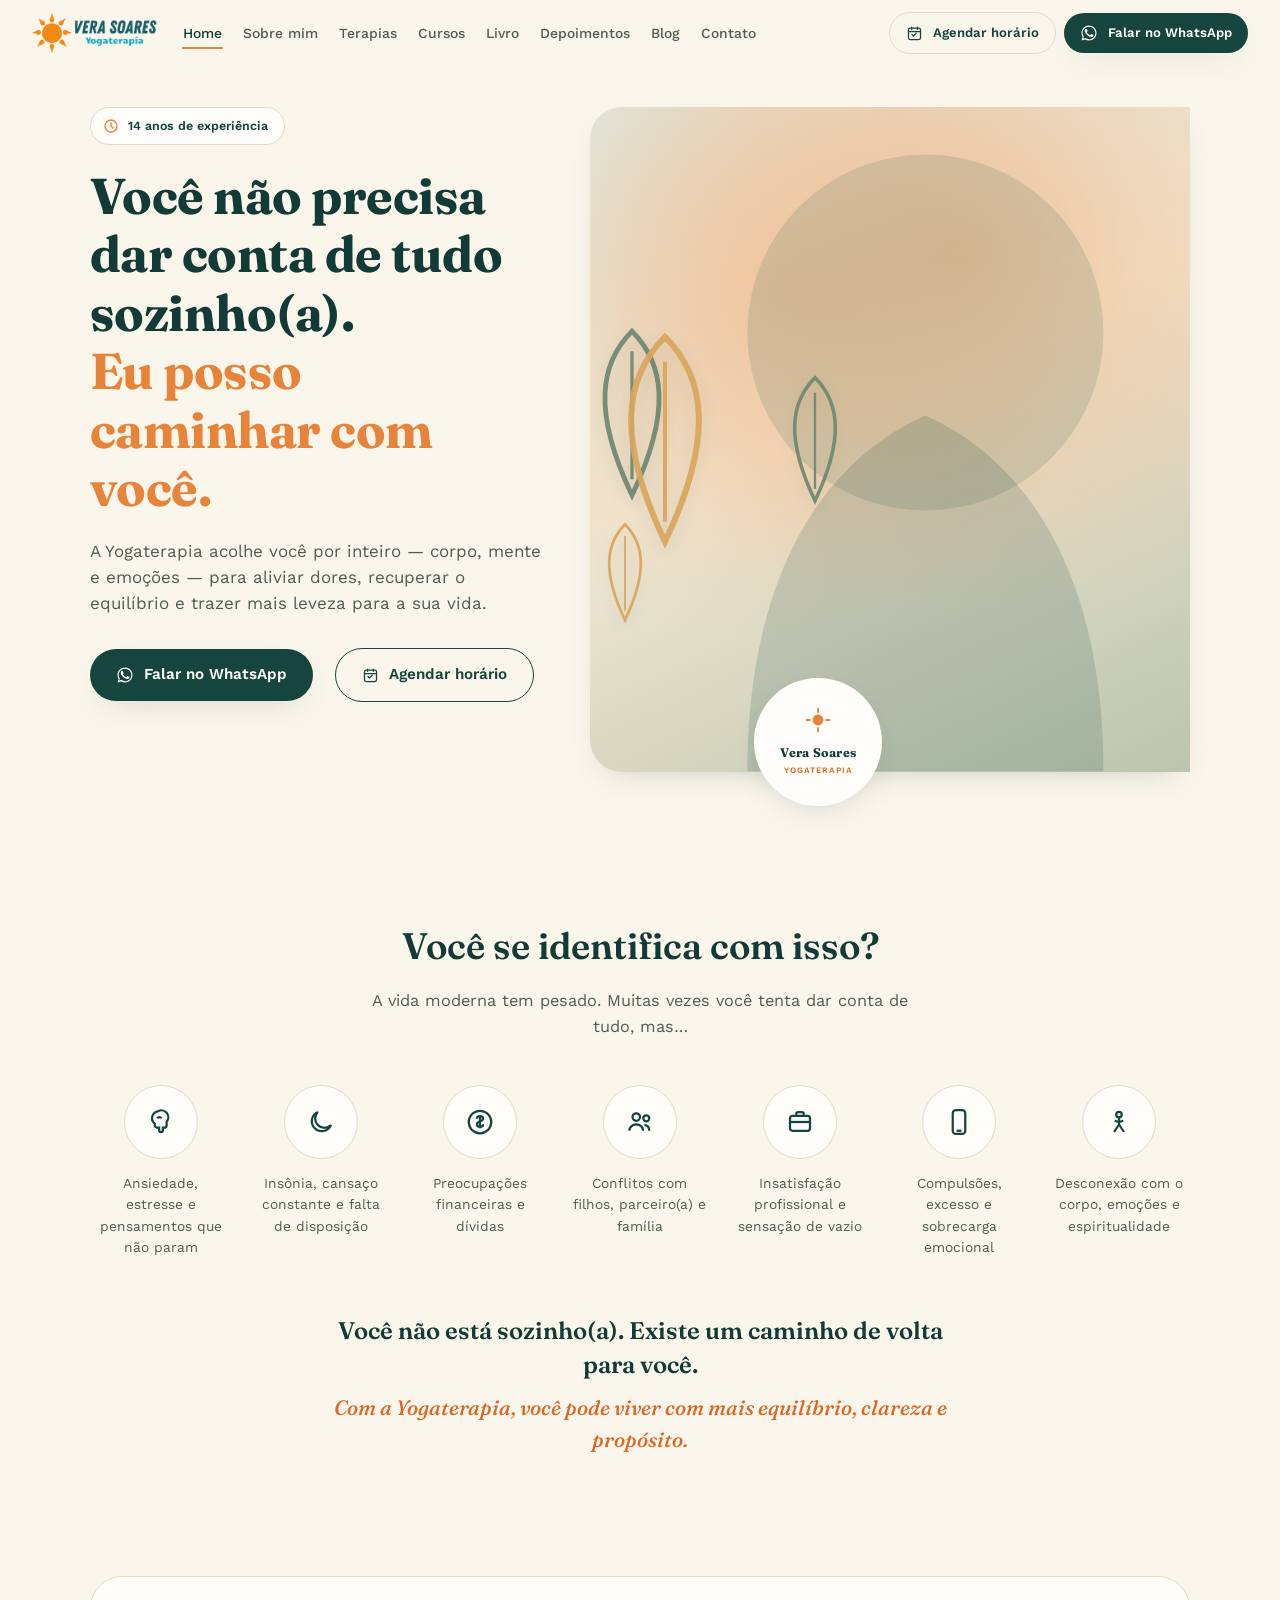
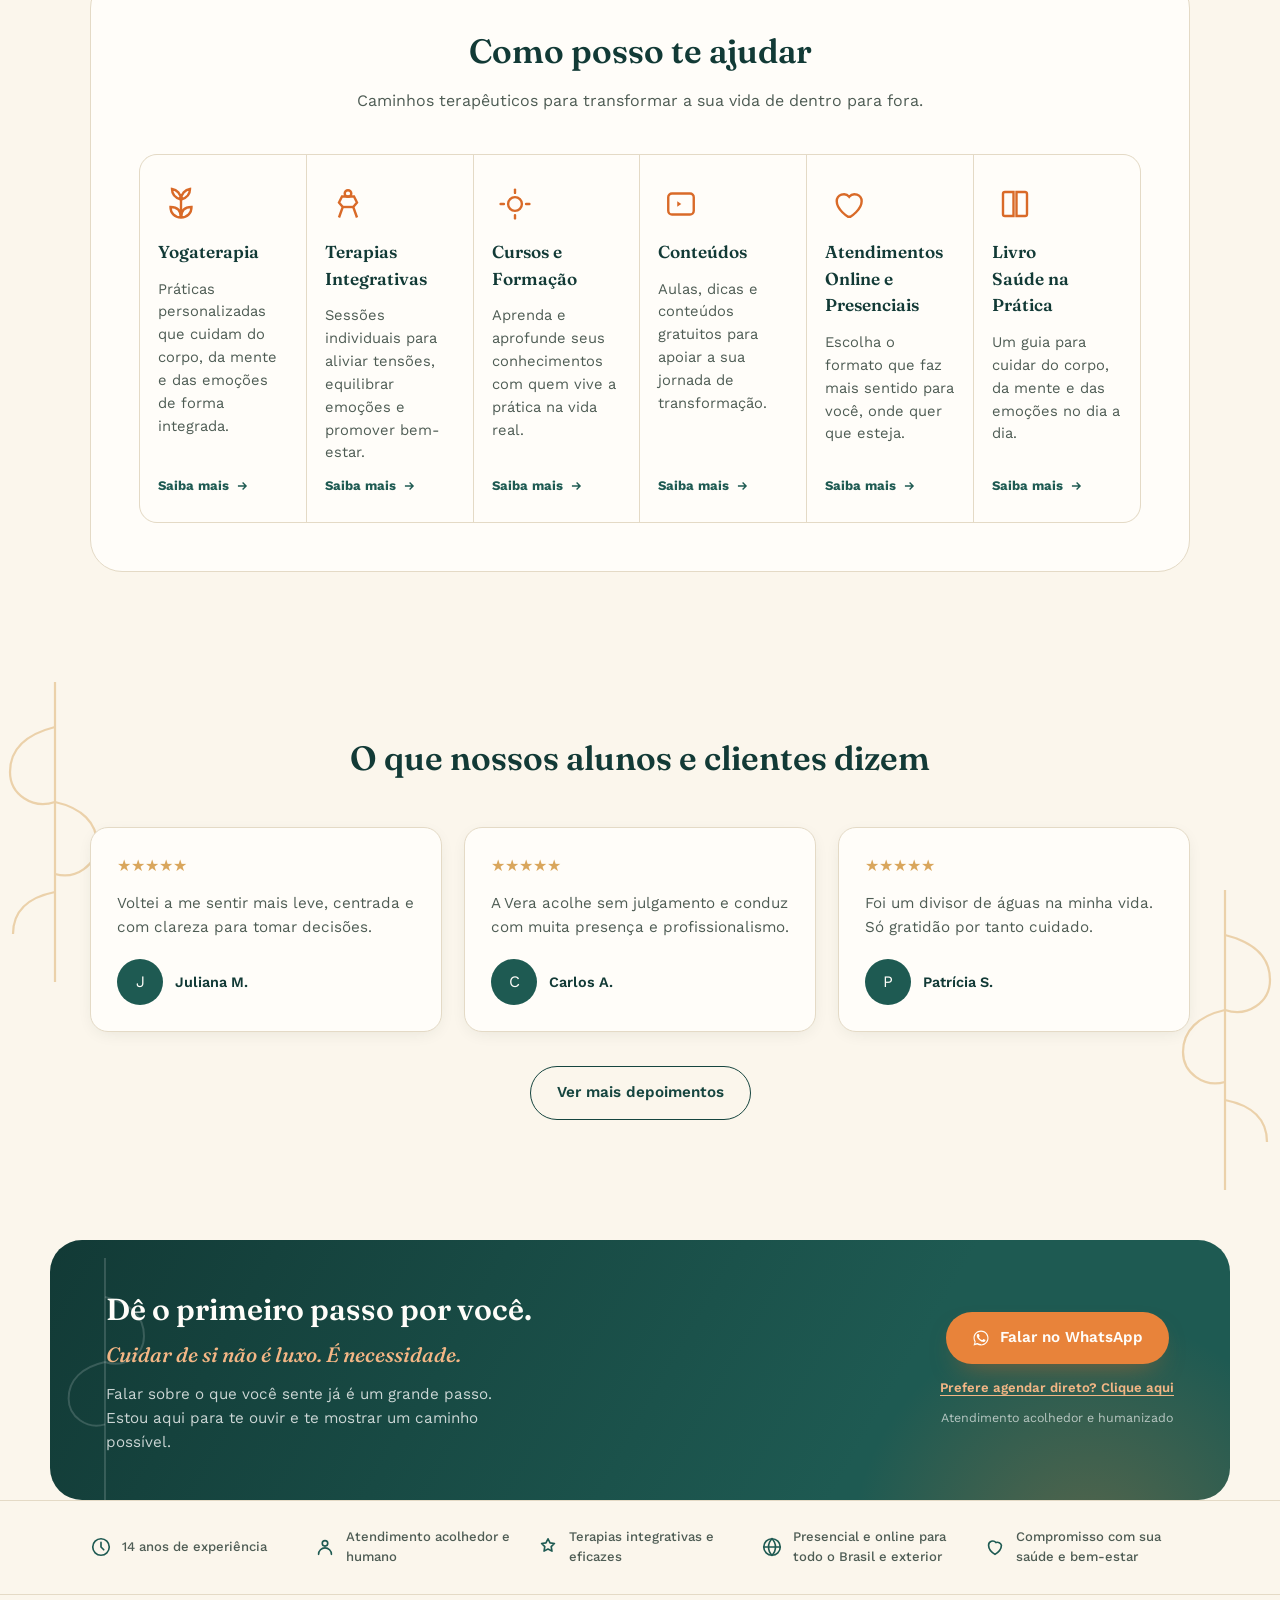
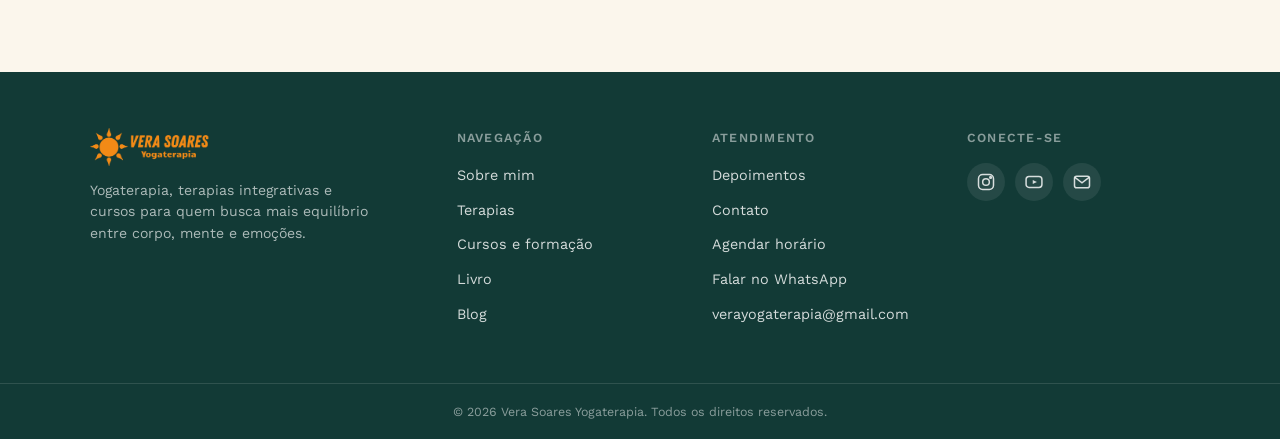
<file: index.html>
<!DOCTYPE html>
<html lang="pt-BR">
<head>
<meta charset="UTF-8">
<meta name="viewport" content="width=device-width, initial-scale=1.0">
<title>Vera Soares Yogaterapia | Você não precisa dar conta de tudo sozinho(a)</title>
<meta name="description" content="Yogaterapia e terapias integrativas para aliviar dores, recuperar o equilíbrio e trazer mais leveza para a sua vida. 14 anos de experiência com Vera Soares.">
<link rel="preconnect" href="https://fonts.googleapis.com">
<link rel="stylesheet" href="css/style.css">
</head>
<body>

<div id="site-header"></div>

<script>
/* ---- Configuração editável do banner desta página ---- */
window.PAGE_BANNER = {
  eyebrow: { icon: "clock", text: "14 anos de experiência" },
  title: "Você não precisa dar conta de tudo sozinho(a).",
  titleAccent: "Eu posso caminhar com você.",
  subtitle: "A Yogaterapia acolhe você por inteiro — corpo, mente e emoções — para aliviar dores, recuperar o equilíbrio e trazer mais leveza para a sua vida.",
  buttons: [
    { label: "Falar no WhatsApp", href: "https://wa.me/5543999617095", style: "whatsapp", icon: "whatsapp" },
    { label: "Agendar horário", href: "https://whatsagenda.com.br/vera-soares-yogaterapia", style: "outline", icon: "calendar" }
  ],
  photo: {
    illustration: "sun",   // troque por { image: "img/vera-soares.jpg" } quando tiver a foto real
    leaves: true,
    medallion: { title: "Vera Soares", sub: "Yogaterapia" }
  }
};
</script>
<div id="page-banner"></div>

<main>

  <!-- ===================== VOCÊ SE IDENTIFICA ===================== -->
  <section class="identify">
    <div class="wrap">
      <h2 class="reveal">Você se identifica com isso?</h2>
      <p class="sub reveal">A vida moderna tem pesado. Muitas vezes você tenta dar conta de tudo, mas&hellip;</p>

      <div class="identify-grid">
        <div class="identify-item reveal">
          <div class="identify-icon"><svg width="30" height="30" viewBox="0 0 24 24" fill="none" stroke="currentColor" stroke-width="1.8"><path d="M9.5 3.5a5.5 5.5 0 0 1 7 8.3v2.7a2 2 0 0 1-2 2h-1v2a1.5 1.5 0 0 1-3 0v-2H9a2 2 0 0 1-2-2v-1.2A5.5 5.5 0 0 1 9.5 3.5Z"/><path d="M9 9c1-1.2 2.6-1.2 3.4 0"/></svg></div>
          <span>Ansiedade, estresse e pensamentos que não param</span>
        </div>
        <div class="identify-item reveal">
          <div class="identify-icon"><svg width="30" height="30" viewBox="0 0 24 24" fill="none" stroke="currentColor" stroke-width="1.8"><path d="M20 14.5A8 8 0 1 1 9.5 4a6.4 6.4 0 0 0 10.5 10.5Z"/></svg></div>
          <span>Insônia, cansaço constante e falta de disposição</span>
        </div>
        <div class="identify-item reveal">
          <div class="identify-icon"><svg width="30" height="30" viewBox="0 0 24 24" fill="none" stroke="currentColor" stroke-width="1.8"><circle cx="12" cy="12" r="9"/><path d="M12 7v10M9.5 9.3c0-1.3 1.1-2 2.5-2s2.5.8 2.5 2c0 2.4-5 1.8-5 4.4 0 1.2 1.1 2.1 2.5 2.1s2.5-.9 2.5-2.1"/></svg></div>
          <span>Preocupações financeiras e dívidas</span>
        </div>
        <div class="identify-item reveal">
          <div class="identify-icon"><svg width="30" height="30" viewBox="0 0 24 24" fill="none" stroke="currentColor" stroke-width="1.8"><circle cx="9" cy="8" r="3"/><circle cx="17" cy="9" r="2.4"/><path d="M3.5 19c0-3 2.5-5.2 5.5-5.2S14.5 16 14.5 19"/><path d="M15.5 14.3c2.2.2 3.9 2 3.9 4.7"/></svg></div>
          <span>Conflitos com filhos, parceiro(a) e família</span>
        </div>
        <div class="identify-item reveal">
          <div class="identify-icon"><svg width="30" height="30" viewBox="0 0 24 24" fill="none" stroke="currentColor" stroke-width="1.8"><rect x="4" y="7" width="16" height="12" rx="2"/><path d="M9 7V5.5A1.5 1.5 0 0 1 10.5 4h3A1.5 1.5 0 0 1 15 5.5V7"/><path d="M4 12h16"/></svg></div>
          <span>Insatisfação profissional e sensação de vazio</span>
        </div>
        <div class="identify-item reveal">
          <div class="identify-icon"><svg width="30" height="30" viewBox="0 0 24 24" fill="none" stroke="currentColor" stroke-width="1.8"><rect x="7" y="2.5" width="10" height="19" rx="2.4"/><line x1="10" y1="19" x2="14" y2="19"/></svg></div>
          <span>Compulsões, excesso e sobrecarga emocional</span>
        </div>
        <div class="identify-item reveal">
          <div class="identify-icon"><svg width="30" height="30" viewBox="0 0 24 24" fill="none" stroke="currentColor" stroke-width="1.8"><circle cx="12" cy="6" r="2.2"/><path d="M12 8.5v5.5M12 14l-4 6M12 14l4 6M8.5 11l3.5 1 3.5-1"/></svg></div>
          <span>Desconexão com o corpo, emoções e espiritualidade</span>
        </div>
      </div>

      <div class="identify-message reveal">
        <h3>Você não está sozinho(a). Existe um caminho de volta para você.</h3>
        <span class="script-line">Com a Yogaterapia, você pode viver com mais equilíbrio, clareza e propósito.</span>
      </div>
    </div>
  </section>

  <!-- ===================== COMO POSSO TE AJUDAR ===================== -->
  <section class="help">
    <div class="wrap">
      <div class="help-panel reveal">
        <div class="help-head">
          <h2>Como posso te ajudar</h2>
          <p>Caminhos terapêuticos para transformar a sua vida de dentro para fora.</p>
        </div>

        <div class="help-grid">
          <a href="terapias.html" class="help-card">
            <div class="help-icon"><svg width="36" height="36" viewBox="0 0 24 24" fill="none" stroke="currentColor" stroke-width="1.6"><path d="M12 21c-4.5 0-7-3.2-7-7 3.9 0 7 1.8 7 7Zm0 0c4.5 0 7-3.2 7-7-3.9 0-7 1.8-7 7Z"/><path d="M12 21V9"/><path d="M12 9c0-3.9-2.8-6.5-6-7 0 3.5 2.2 6 6 7Zm0 0c0-3.9 2.8-6.5 6-7 0 3.5-2.2 6-6 7Z"/></svg></div>
            <h3>Yogaterapia</h3>
            <p>Práticas personalizadas que cuidam do corpo, da mente e das emoções de forma integrada.</p>
            <span class="more">Saiba mais <svg width="14" height="14" viewBox="0 0 24 24" fill="none" stroke="currentColor" stroke-width="2.4"><path d="M5 12h14M13 6l6 6-6 6"/></svg></span>
          </a>

          <a href="terapias.html" class="help-card">
            <div class="help-icon"><svg width="36" height="36" viewBox="0 0 24 24" fill="none" stroke="currentColor" stroke-width="1.6"><circle cx="12" cy="5" r="2.2"/><path d="M6 21l2.5-7L6 11l2-4h8l2 4-2.5 3L18 21"/><path d="M8.5 14h7"/></svg></div>
            <h3>Terapias Integrativas</h3>
            <p>Sessões individuais para aliviar tensões, equilibrar emoções e promover bem-estar.</p>
            <span class="more">Saiba mais <svg width="14" height="14" viewBox="0 0 24 24" fill="none" stroke="currentColor" stroke-width="2.4"><path d="M5 12h14M13 6l6 6-6 6"/></svg></span>
          </a>

          <a href="cursos.html" class="help-card">
            <div class="help-icon"><svg width="36" height="36" viewBox="0 0 24 24" fill="none" stroke="currentColor" stroke-width="1.6"><circle cx="12" cy="12" r="4.6"/><g stroke-linecap="round"><line x1="12" y1="2.4" x2="12" y2="4.6"/><line x1="12" y1="19.4" x2="12" y2="21.6"/><line x1="21.6" y1="12" x2="19.4" y2="12"/><line x1="4.6" y1="12" x2="2.4" y2="12"/></g></svg></div>
            <h3>Cursos e Formação</h3>
            <p>Aprenda e aprofunde seus conhecimentos com quem vive a prática na vida real.</p>
            <span class="more">Saiba mais <svg width="14" height="14" viewBox="0 0 24 24" fill="none" stroke="currentColor" stroke-width="2.4"><path d="M5 12h14M13 6l6 6-6 6"/></svg></span>
          </a>

          <a href="blog.html" class="help-card">
            <div class="help-icon"><svg width="36" height="36" viewBox="0 0 24 24" fill="none" stroke="currentColor" stroke-width="1.6"><rect x="3.5" y="5" width="17" height="14" rx="2.5"/><path d="M9.5 10.2l2.7 1.8-2.7 1.8v-3.6Z" fill="currentColor" stroke="none"/></svg></div>
            <h3>Conteúdos</h3>
            <p>Aulas, dicas e conteúdos gratuitos para apoiar a sua jornada de transformação.</p>
            <span class="more">Saiba mais <svg width="14" height="14" viewBox="0 0 24 24" fill="none" stroke="currentColor" stroke-width="2.4"><path d="M5 12h14M13 6l6 6-6 6"/></svg></span>
          </a>

          <a href="contato.html" class="help-card">
            <div class="help-icon"><svg width="36" height="36" viewBox="0 0 24 24" fill="none" stroke="currentColor" stroke-width="1.6"><path d="M12 20.5s-7.5-4.6-7.5-10.3a4.7 4.7 0 0 1 8.3-3 4.7 4.7 0 0 1 8.3 3c0 5.7-7.5 10.3-7.5 10.3Z"/></svg></div>
            <h3>Atendimentos Online e Presenciais</h3>
            <p>Escolha o formato que faz mais sentido para você, onde quer que esteja.</p>
            <span class="more">Saiba mais <svg width="14" height="14" viewBox="0 0 24 24" fill="none" stroke="currentColor" stroke-width="2.4"><path d="M5 12h14M13 6l6 6-6 6"/></svg></span>
          </a>

          <a href="livro.html" class="help-card">
            <div class="help-icon"><svg width="36" height="36" viewBox="0 0 24 24" fill="none" stroke="currentColor" stroke-width="1.6"><path d="M4 5.2C4 4.5 4.6 4 5.3 4H11v16H5.3c-.7 0-1.3-.5-1.3-1.2V5.2Z"/><path d="M20 5.2c0-.7-.6-1.2-1.3-1.2H13v16h5.7c.7 0 1.3-.5 1.3-1.2V5.2Z"/></svg></div>
            <h3>Livro <br>Saúde na Prática</h3>
            <p>Um guia para cuidar do corpo, da mente e das emoções no dia a dia.</p>
            <span class="more">Saiba mais <svg width="14" height="14" viewBox="0 0 24 24" fill="none" stroke="currentColor" stroke-width="2.4"><path d="M5 12h14M13 6l6 6-6 6"/></svg></span>
          </a>
        </div>
      </div>
    </div>
  </section>

  <!-- ===================== DEPOIMENTOS ===================== -->
  <section class="testimonials">
    <svg class="branch left" viewBox="0 0 100 200" fill="none" stroke="currentColor" stroke-width="1.5" aria-hidden="true"><path d="M50 0v200"/><path d="M50 30c20 5 30 15 30 30s-15 25-30 20"/><path d="M50 80c-18 4-28 14-28 28s14 24 28 20"/><path d="M50 140c20 4 28 14 28 28"/></svg>
    <svg class="branch right" viewBox="0 0 100 200" fill="none" stroke="currentColor" stroke-width="1.5" aria-hidden="true"><path d="M50 0v200"/><path d="M50 30c20 5 30 15 30 30s-15 25-30 20"/><path d="M50 80c-18 4-28 14-28 28s14 24 28 20"/><path d="M50 140c20 4 28 14 28 28"/></svg>
    <div class="wrap">
      <h2 class="reveal">O que nossos alunos e clientes dizem</h2>

      <div class="t-grid">
        <div class="t-card reveal">
          <div class="t-stars">★★★★★</div>
          <p class="t-quote">Voltei a me sentir mais leve, centrada e com clareza para tomar decisões.</p>
          <div class="t-person">
            <div class="t-avatar">J</div>
            <span class="t-name">Juliana M.</span>
          </div>
        </div>
        <div class="t-card reveal">
          <div class="t-stars">★★★★★</div>
          <p class="t-quote">A Vera acolhe sem julgamento e conduz com muita presença e profissionalismo.</p>
          <div class="t-person">
            <div class="t-avatar">C</div>
            <span class="t-name">Carlos A.</span>
          </div>
        </div>
        <div class="t-card reveal">
          <div class="t-stars">★★★★★</div>
          <p class="t-quote">Foi um divisor de águas na minha vida. Só gratidão por tanto cuidado.</p>
          <div class="t-person">
            <div class="t-avatar">P</div>
            <span class="t-name">Patrícia S.</span>
          </div>
        </div>
      </div>

      <div class="t-more reveal">
        <a href="depoimentos.html" class="btn btn-outline">Ver mais depoimentos</a>
      </div>
    </div>
  </section>

  <!-- ===================== CTA FINAL ===================== -->
  <section>
    <div class="cta-band reveal">
      <svg class="cta-leaf" viewBox="0 0 100 200" fill="none" stroke="currentColor" stroke-width="1.5" aria-hidden="true"><path d="M50 0v200"/><path d="M50 30c20 5 30 15 30 30s-15 25-30 20"/><path d="M50 80c-18 4-28 14-28 28s14 24 28 20"/></svg>
      <div class="cta-text">
        <h2>Dê o primeiro passo por você.</h2>
        <span class="script-line">Cuidar de si não é luxo. É necessidade.</span>
        <p>Falar sobre o que você sente já é um grande passo. Estou aqui para te ouvir e te mostrar um caminho possível.</p>
      </div>
      <div class="cta-actions">
        <a href="https://wa.me/5543999617095" target="_blank" rel="noopener" class="btn btn-orange">
          <svg width="18" height="18" viewBox="0 0 24 24" fill="currentColor" aria-hidden="true"><path d="M17.5 14.4c-.3-.1-1.7-.8-2-1-.3-.1-.5-.1-.6.1-.2.3-.7 1-.9 1.2-.2.2-.3.2-.6.1-.3-.1-1.3-.5-2.4-1.5-.9-.8-1.5-1.8-1.7-2.1-.2-.3 0-.5.1-.6.1-.1.3-.3.4-.5.1-.1.2-.3.3-.5.1-.2 0-.4 0-.5C10 9 9.4 7.6 9.2 7c-.2-.5-.4-.5-.6-.5h-.5c-.2 0-.5.1-.7.3-.3.3-1 1-1 2.4s1 2.8 1.2 3c.1.2 2 3 4.8 4.3.7.3 1.2.5 1.6.6.7.2 1.3.2 1.8.1.5-.1 1.7-.7 1.9-1.3.2-.6.2-1.2.2-1.3-.1-.1-.3-.2-.6-.3z"/><path d="M12 2C6.5 2 2 6.5 2 12c0 1.9.5 3.7 1.5 5.3L2 22l4.9-1.3C8.4 21.6 10.2 22 12 22c5.5 0 10-4.5 10-10S17.5 2 12 2zm0 18c-1.6 0-3.2-.4-4.5-1.2l-.3-.2-3 .8.8-2.9-.2-.3C4 15 3.5 13.5 3.5 12c0-4.7 3.8-8.5 8.5-8.5s8.5 3.8 8.5 8.5-3.8 8.5-8.5 8.5z"/></svg>
          <span>Falar no WhatsApp</span>
        </a>
        <a href="https://whatsagenda.com.br/vera-soares-yogaterapia" target="_blank" rel="noopener" class="cta-agendar-link">Prefere agendar direto? Clique aqui</a>
        <div class="micro">Atendimento acolhedor e humanizado</div>
      </div>
    </div>
  </section>

</main>

<div id="site-footer"></div>

<script>window.CURRENT_PAGE = "home";</script>
<script src="js/components.js"></script>
<script src="js/banner.js"></script>
<script src="js/main.js"></script>
</body>
</html>
</file>
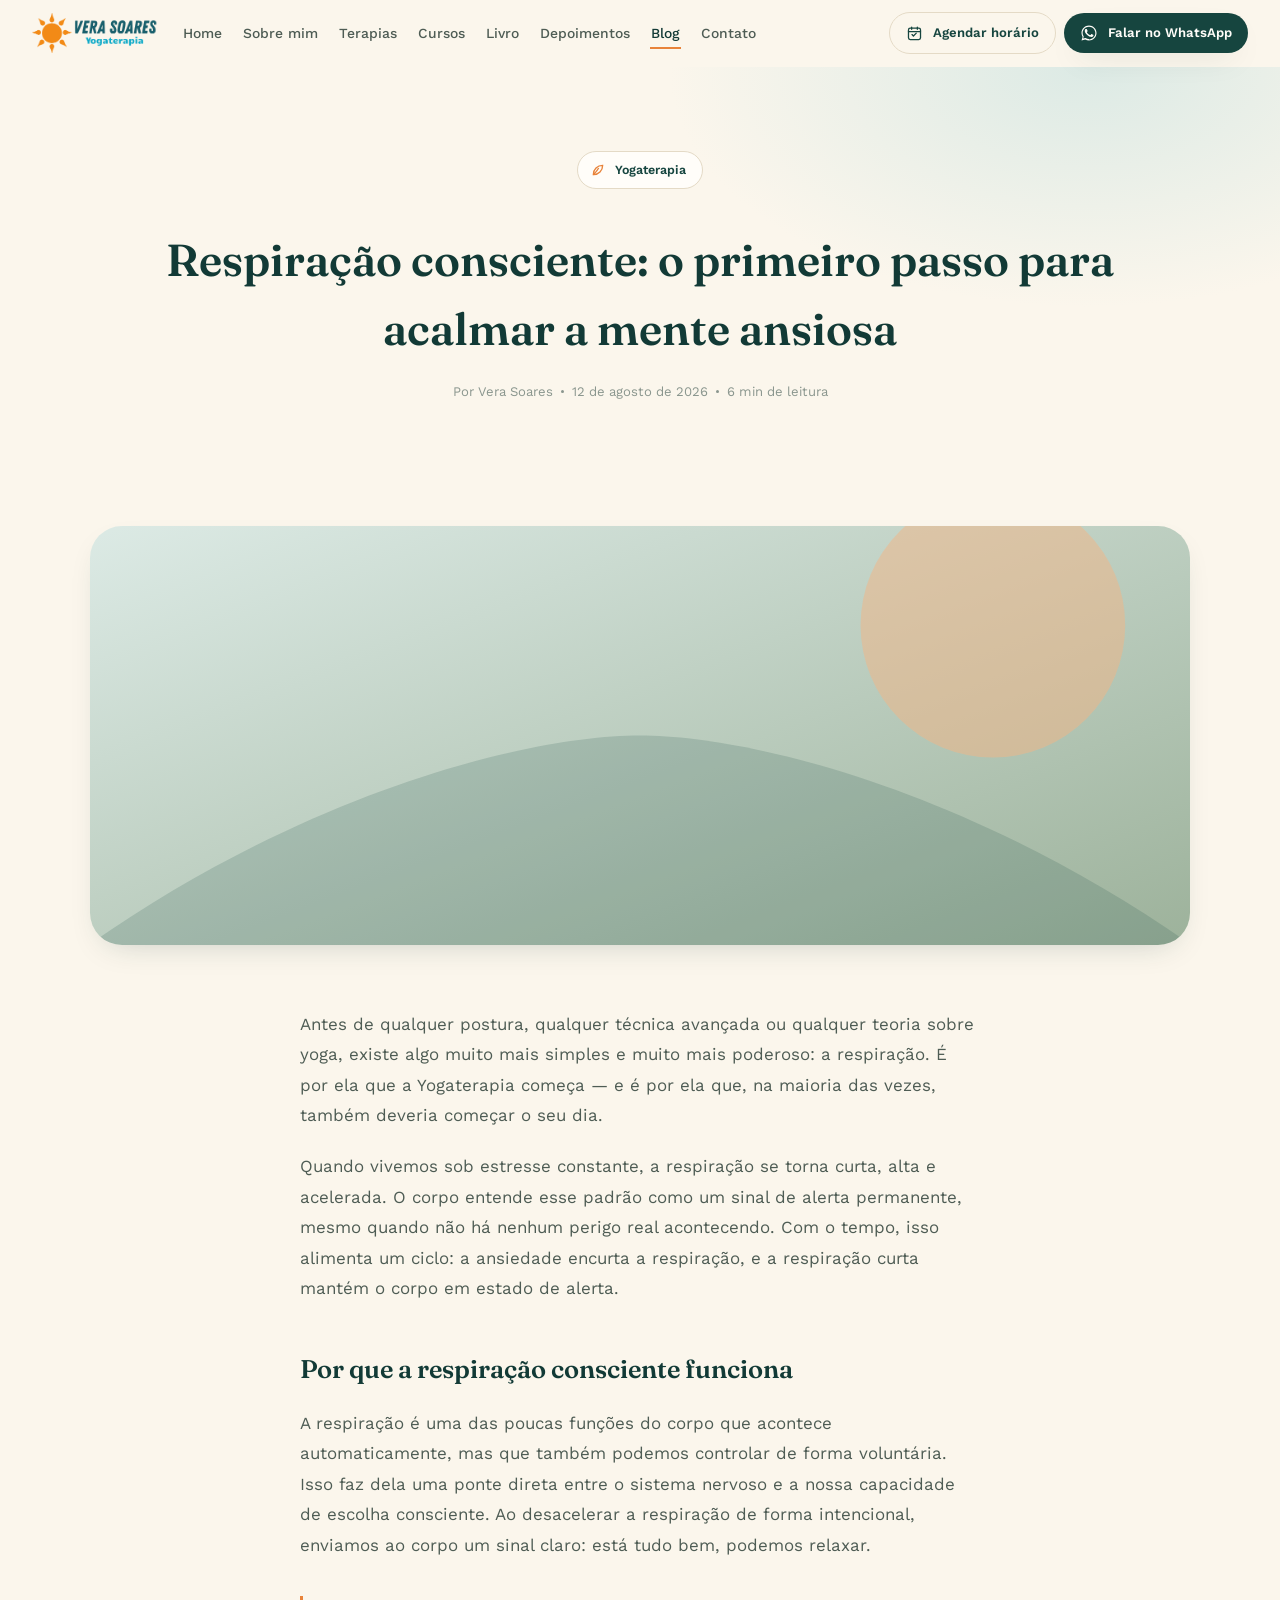
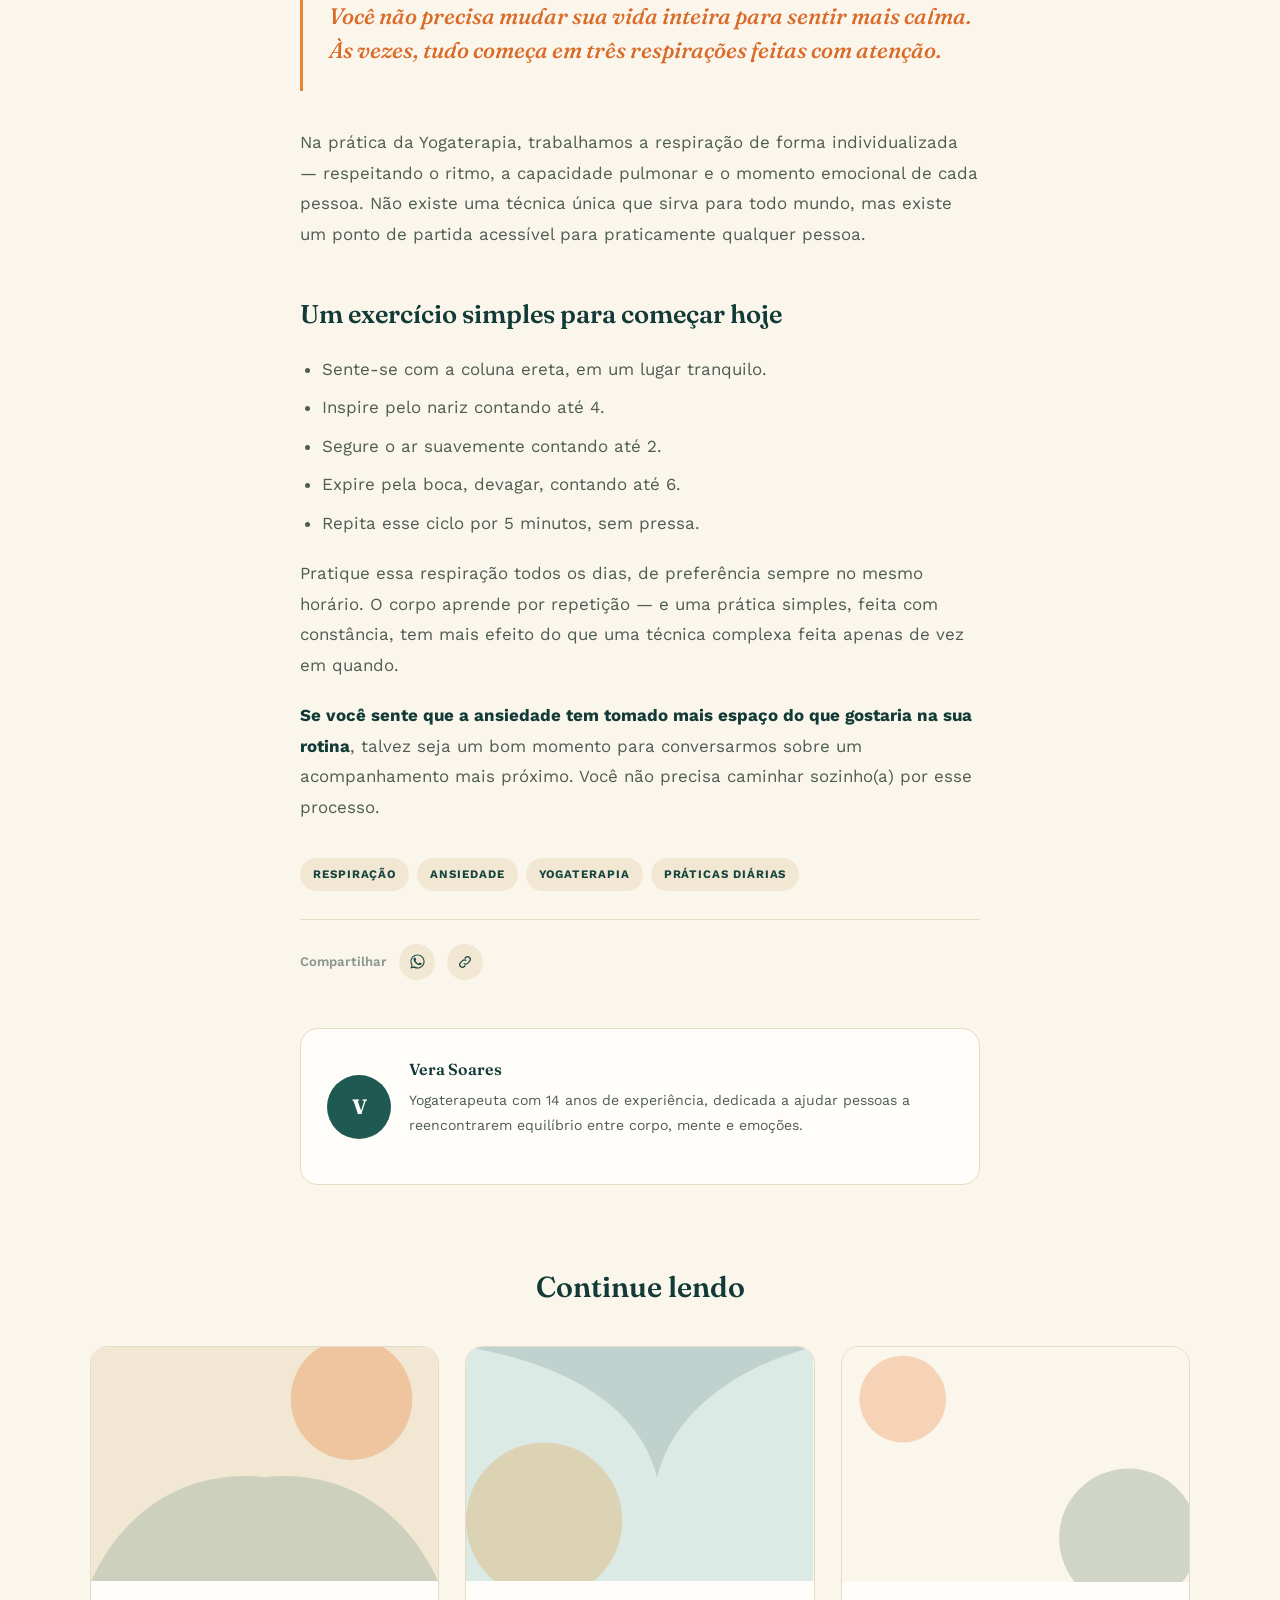
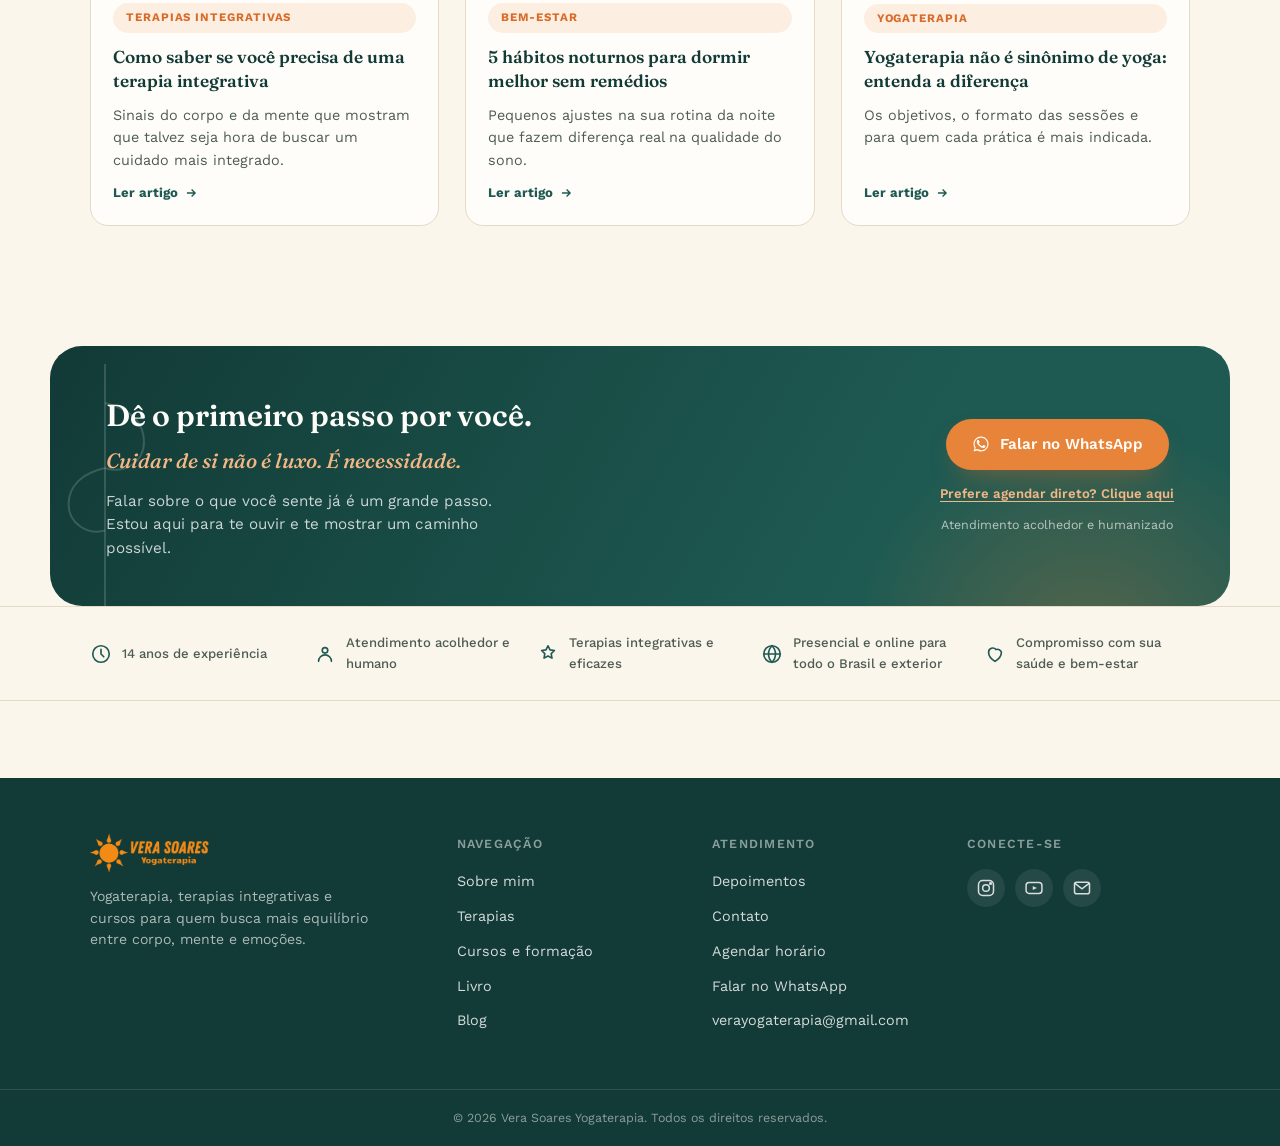
<file: blog-post.html>
<!DOCTYPE html>
<html lang="pt-BR">
<head>
<meta charset="UTF-8">
<meta name="viewport" content="width=device-width, initial-scale=1.0">
<title>Respiração consciente: o primeiro passo para acalmar a mente ansiosa | Blog Vera Soares Yogaterapia</title>
<meta name="description" content="Entenda por que a respiração é o ponto de partida da Yogaterapia e como praticar em 5 minutos por dia.">
<link rel="preconnect" href="https://fonts.googleapis.com">
<link rel="stylesheet" href="css/style.css">
</head>
<body>

<div id="site-header"></div>

<script>
/* ---- Configuração editável do banner desta página ---- */
window.PAGE_BANNER = {
  eyebrow: { icon: "leaf", text: "Yogaterapia" },
  title: "Respiração consciente: o primeiro passo para acalmar a mente ansiosa",
  meta: ["Por Vera Soares", "12 de agosto de 2026", "6 min de leitura"]
};
</script>
<div id="page-banner"></div>

<main>

  <div class="post-cover">
    <div class="post-cover-media">
      <svg viewBox="0 0 1000 380" preserveAspectRatio="xMidYMid slice">
        <defs>
          <linearGradient id="cGrad" x1="0" y1="0" x2="1" y2="1">
            <stop offset="0%" stop-color="#DCEAE5"/>
            <stop offset="100%" stop-color="#9DB29B"/>
          </linearGradient>
        </defs>
        <rect width="1000" height="380" fill="url(#cGrad)"/>
        <circle cx="820" cy="90" r="120" fill="#F3B685" opacity="0.5"/>
        <path d="M0 380C200 240 400 190 500 190C600 190 800 240 1000 380Z" fill="#16453F" opacity="0.16"/>
      </svg>
    </div>
  </div>

  <!-- ===================== CORPO DO ARTIGO ===================== -->
  <article class="post-layout">
    <div class="article-body">
      <p>Antes de qualquer postura, qualquer técnica avançada ou qualquer teoria sobre yoga, existe algo muito mais simples e muito mais poderoso: a respiração. É por ela que a Yogaterapia começa — e é por ela que, na maioria das vezes, também deveria começar o seu dia.</p>

      <p>Quando vivemos sob estresse constante, a respiração se torna curta, alta e acelerada. O corpo entende esse padrão como um sinal de alerta permanente, mesmo quando não há nenhum perigo real acontecendo. Com o tempo, isso alimenta um ciclo: a ansiedade encurta a respiração, e a respiração curta mantém o corpo em estado de alerta.</p>

      <h2>Por que a respiração consciente funciona</h2>
      <p>A respiração é uma das poucas funções do corpo que acontece automaticamente, mas que também podemos controlar de forma voluntária. Isso faz dela uma ponte direta entre o sistema nervoso e a nossa capacidade de escolha consciente. Ao desacelerar a respiração de forma intencional, enviamos ao corpo um sinal claro: está tudo bem, podemos relaxar.</p>

      <div class="pull-quote">
        <p>Você não precisa mudar sua vida inteira para sentir mais calma. Às vezes, tudo começa em três respirações feitas com atenção.</p>
      </div>

      <p>Na prática da Yogaterapia, trabalhamos a respiração de forma individualizada — respeitando o ritmo, a capacidade pulmonar e o momento emocional de cada pessoa. Não existe uma técnica única que sirva para todo mundo, mas existe um ponto de partida acessível para praticamente qualquer pessoa.</p>

      <h2>Um exercício simples para começar hoje</h2>
      <ul>
        <li>Sente-se com a coluna ereta, em um lugar tranquilo.</li>
        <li>Inspire pelo nariz contando até 4.</li>
        <li>Segure o ar suavemente contando até 2.</li>
        <li>Expire pela boca, devagar, contando até 6.</li>
        <li>Repita esse ciclo por 5 minutos, sem pressa.</li>
      </ul>

      <p>Pratique essa respiração todos os dias, de preferência sempre no mesmo horário. O corpo aprende por repetição — e uma prática simples, feita com constância, tem mais efeito do que uma técnica complexa feita apenas de vez em quando.</p>

      <p><strong>Se você sente que a ansiedade tem tomado mais espaço do que gostaria na sua rotina</strong>, talvez seja um bom momento para conversarmos sobre um acompanhamento mais próximo. Você não precisa caminhar sozinho(a) por esse processo.</p>

      <div class="post-tags">
        <span class="tag-pill">Respiração</span>
        <span class="tag-pill">Ansiedade</span>
        <span class="tag-pill">Yogaterapia</span>
        <span class="tag-pill">Práticas diárias</span>
      </div>

      <div class="share-row">
        <span>Compartilhar</span>
        <a href="#" aria-label="Compartilhar no WhatsApp"><svg width="17" height="17" viewBox="0 0 24 24" fill="currentColor"><path d="M17.5 14.4c-.3-.1-1.7-.8-2-1-.3-.1-.5-.1-.6.1-.2.3-.7 1-.9 1.2-.2.2-.3.2-.6.1-.3-.1-1.3-.5-2.4-1.5-.9-.8-1.5-1.8-1.7-2.1-.2-.3 0-.5.1-.6.1-.1.3-.3.4-.5.1-.1.2-.3.3-.5.1-.2 0-.4 0-.5C10 9 9.4 7.6 9.2 7c-.2-.5-.4-.5-.6-.5h-.5c-.2 0-.5.1-.7.3-.3.3-1 1-1 2.4s1 2.8 1.2 3c.1.2 2 3 4.8 4.3.7.3 1.2.5 1.6.6.7.2 1.3.2 1.8.1.5-.1 1.7-.7 1.9-1.3.2-.6.2-1.2.2-1.3-.1-.1-.3-.2-.6-.3z"/><path d="M12 2C6.5 2 2 6.5 2 12c0 1.9.5 3.7 1.5 5.3L2 22l4.9-1.3C8.4 21.6 10.2 22 12 22c5.5 0 10-4.5 10-10S17.5 2 12 2zm0 18c-1.6 0-3.2-.4-4.5-1.2l-.3-.2-3 .8.8-2.9-.2-.3C4 15 3.5 13.5 3.5 12c0-4.7 3.8-8.5 8.5-8.5s8.5 3.8 8.5 8.5-3.8 8.5-8.5 8.5z"/></svg></a>
        <a href="#" aria-label="Copiar link"><svg width="16" height="16" viewBox="0 0 24 24" fill="none" stroke="currentColor" stroke-width="1.8"><path d="M10 14a4 4 0 0 0 5.7 0l3-3a4 4 0 0 0-5.7-5.7l-1.5 1.5"/><path d="M14 10a4 4 0 0 0-5.7 0l-3 3a4 4 0 0 0 5.7 5.7l1.5-1.5"/></svg></a>
      </div>

      <div class="author-box">
        <div class="author-avatar">V</div>
        <div>
          <h4>Vera Soares</h4>
          <p>Yogaterapeuta com 14 anos de experiência, dedicada a ajudar pessoas a reencontrarem equilíbrio entre corpo, mente e emoções.</p>
        </div>
      </div>
    </div>
  </article>

  <!-- ===================== POSTS RELACIONADOS ===================== -->
  <section class="related">
    <div class="wrap">
      <h2>Continue lendo</h2>
      <div class="blog-grid">

        <a href="blog-post.html" class="blog-card reveal">
          <div class="blog-card-media">
            <svg viewBox="0 0 400 270" preserveAspectRatio="xMidYMid slice"><rect width="400" height="270" fill="#F1E7D3"/><circle cx="300" cy="60" r="70" fill="#E8833A" opacity="0.35"/><path d="M0 270C40 180 120 140 200 150C280 140 360 180 400 270Z" fill="#1E5A52" opacity="0.16"/></svg>
          </div>
          <div class="blog-card-body">
            <span class="tag-pill">Terapias Integrativas</span>
            <h3>Como saber se você precisa de uma terapia integrativa</h3>
            <p>Sinais do corpo e da mente que mostram que talvez seja hora de buscar um cuidado mais integrado.</p>
            <span class="more">Ler artigo <svg width="14" height="14" viewBox="0 0 24 24" fill="none" stroke="currentColor" stroke-width="2.4"><path d="M5 12h14M13 6l6 6-6 6"/></svg></span>
          </div>
        </a>

        <a href="blog-post.html" class="blog-card reveal">
          <div class="blog-card-media">
            <svg viewBox="0 0 400 270" preserveAspectRatio="xMidYMid slice"><rect width="400" height="270" fill="#DCEAE5"/><circle cx="90" cy="200" r="90" fill="#D9A65C" opacity="0.35"/><path d="M0 0C120 20 200 70 220 150C240 70 320 20 400 0Z" fill="#16453F" opacity="0.14"/></svg>
          </div>
          <div class="blog-card-body">
            <span class="tag-pill">Bem-estar</span>
            <h3>5 hábitos noturnos para dormir melhor sem remédios</h3>
            <p>Pequenos ajustes na sua rotina da noite que fazem diferença real na qualidade do sono.</p>
            <span class="more">Ler artigo <svg width="14" height="14" viewBox="0 0 24 24" fill="none" stroke="currentColor" stroke-width="2.4"><path d="M5 12h14M13 6l6 6-6 6"/></svg></span>
          </div>
        </a>

        <a href="blog-post.html" class="blog-card reveal">
          <div class="blog-card-media">
            <svg viewBox="0 0 400 270" preserveAspectRatio="xMidYMid slice"><rect width="400" height="270" fill="#F3B685" opacity="0.3"/><rect width="400" height="270" fill="#FBF6EC"/><circle cx="330" cy="220" r="80" fill="#6F8871" opacity="0.3"/><circle cx="70" cy="60" r="50" fill="#E8833A" opacity="0.3"/></svg>
          </div>
          <div class="blog-card-body">
            <span class="tag-pill">Yogaterapia</span>
            <h3>Yogaterapia não é sinônimo de yoga: entenda a diferença</h3>
            <p>Os objetivos, o formato das sessões e para quem cada prática é mais indicada.</p>
            <span class="more">Ler artigo <svg width="14" height="14" viewBox="0 0 24 24" fill="none" stroke="currentColor" stroke-width="2.4"><path d="M5 12h14M13 6l6 6-6 6"/></svg></span>
          </div>
        </a>

      </div>
    </div>
  </section>

  <!-- ===================== CTA FINAL ===================== -->
  <section>
    <div class="cta-band reveal">
      <svg class="cta-leaf" viewBox="0 0 100 200" fill="none" stroke="currentColor" stroke-width="1.5" aria-hidden="true"><path d="M50 0v200"/><path d="M50 30c20 5 30 15 30 30s-15 25-30 20"/><path d="M50 80c-18 4-28 14-28 28s14 24 28 20"/></svg>
      <div class="cta-text">
        <h2>Dê o primeiro passo por você.</h2>
        <span class="script-line">Cuidar de si não é luxo. É necessidade.</span>
        <p>Falar sobre o que você sente já é um grande passo. Estou aqui para te ouvir e te mostrar um caminho possível.</p>
      </div>
      <div class="cta-actions">
        <a href="https://wa.me/5543999617095" target="_blank" rel="noopener" class="btn btn-orange">
          <svg width="18" height="18" viewBox="0 0 24 24" fill="currentColor" aria-hidden="true"><path d="M17.5 14.4c-.3-.1-1.7-.8-2-1-.3-.1-.5-.1-.6.1-.2.3-.7 1-.9 1.2-.2.2-.3.2-.6.1-.3-.1-1.3-.5-2.4-1.5-.9-.8-1.5-1.8-1.7-2.1-.2-.3 0-.5.1-.6.1-.1.3-.3.4-.5.1-.1.2-.3.3-.5.1-.2 0-.4 0-.5C10 9 9.4 7.6 9.2 7c-.2-.5-.4-.5-.6-.5h-.5c-.2 0-.5.1-.7.3-.3.3-1 1-1 2.4s1 2.8 1.2 3c.1.2 2 3 4.8 4.3.7.3 1.2.5 1.6.6.7.2 1.3.2 1.8.1.5-.1 1.7-.7 1.9-1.3.2-.6.2-1.2.2-1.3-.1-.1-.3-.2-.6-.3z"/><path d="M12 2C6.5 2 2 6.5 2 12c0 1.9.5 3.7 1.5 5.3L2 22l4.9-1.3C8.4 21.6 10.2 22 12 22c5.5 0 10-4.5 10-10S17.5 2 12 2zm0 18c-1.6 0-3.2-.4-4.5-1.2l-.3-.2-3 .8.8-2.9-.2-.3C4 15 3.5 13.5 3.5 12c0-4.7 3.8-8.5 8.5-8.5s8.5 3.8 8.5 8.5-3.8 8.5-8.5 8.5z"/></svg>
          <span>Falar no WhatsApp</span>
        </a>
        <a href="https://whatsagenda.com.br/vera-soares-yogaterapia" target="_blank" rel="noopener" class="cta-agendar-link">Prefere agendar direto? Clique aqui</a>
        <div class="micro">Atendimento acolhedor e humanizado</div>
      </div>
    </div>
  </section>

</main>

<div id="site-footer"></div>

<script>window.CURRENT_PAGE = "blog";</script>
<script src="js/components.js"></script>
<script src="js/banner.js"></script>
<script src="js/main.js"></script>
</body>
</html>
</file>
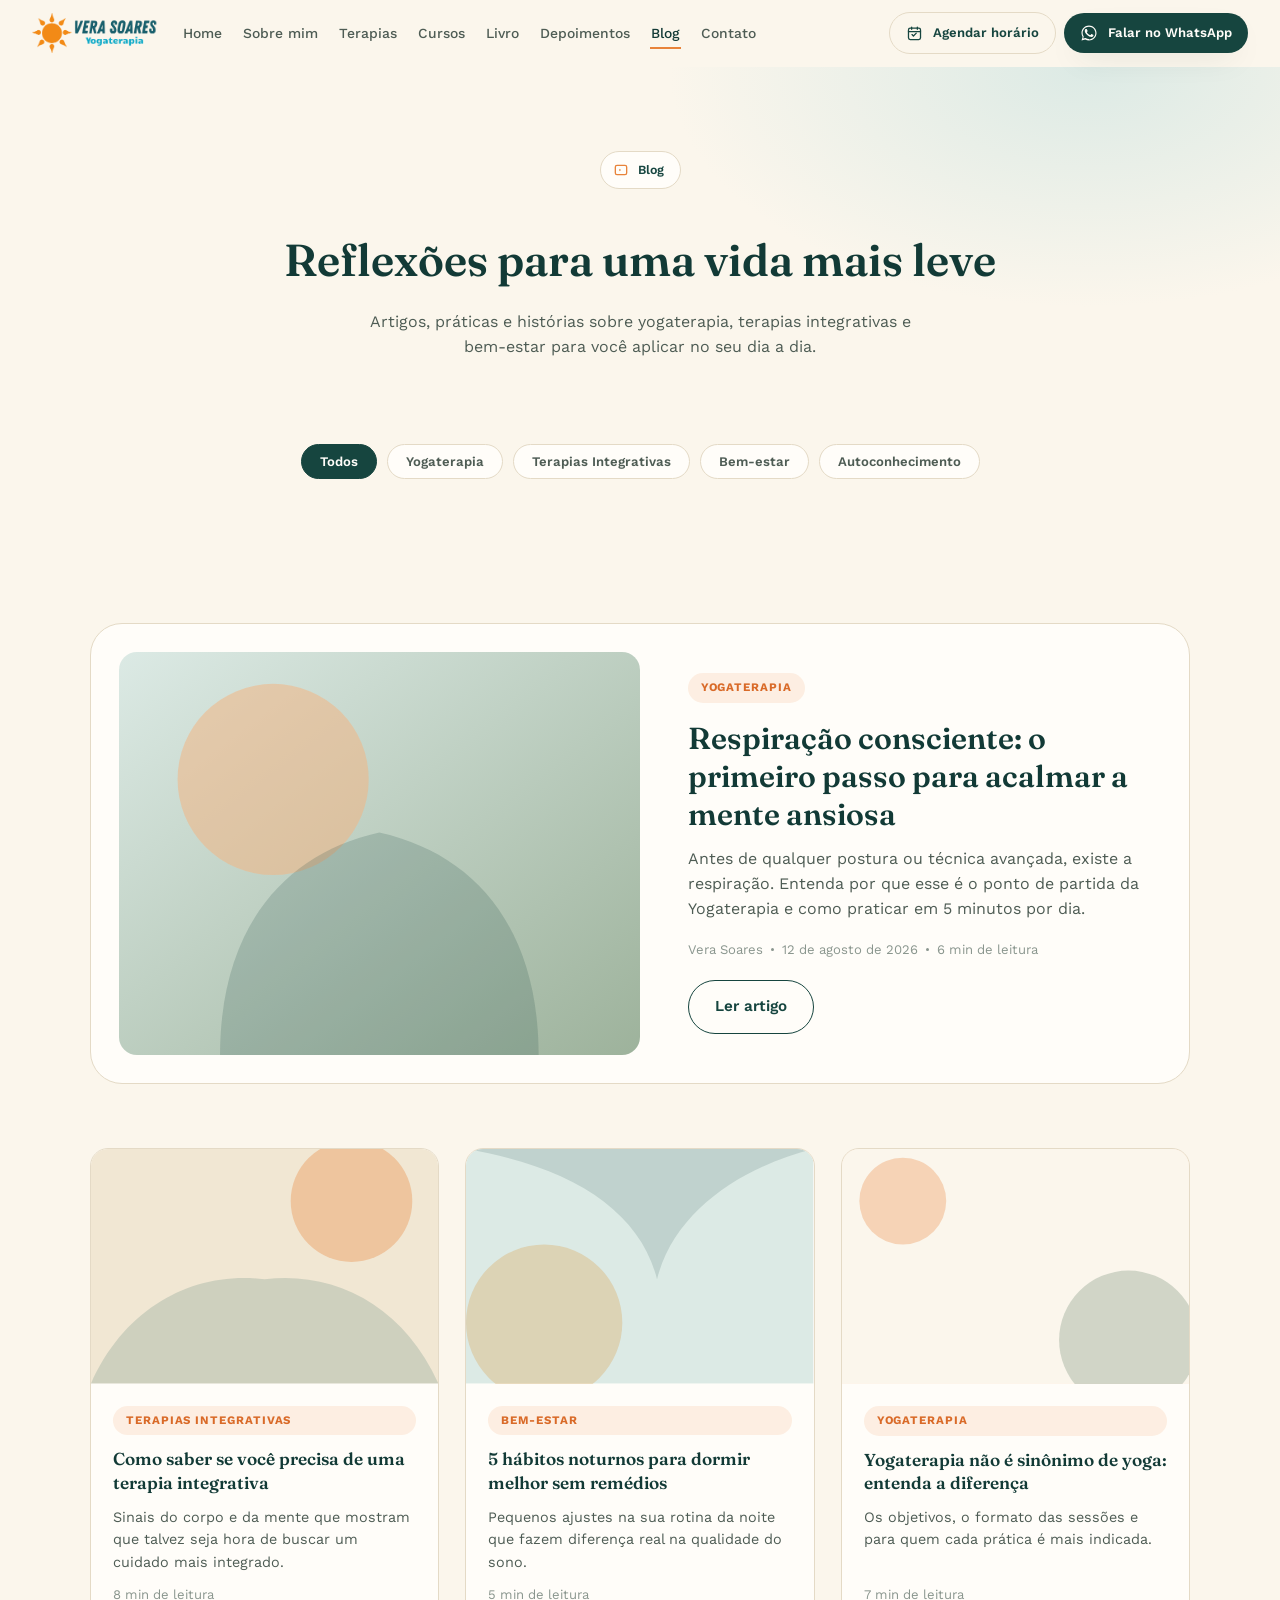
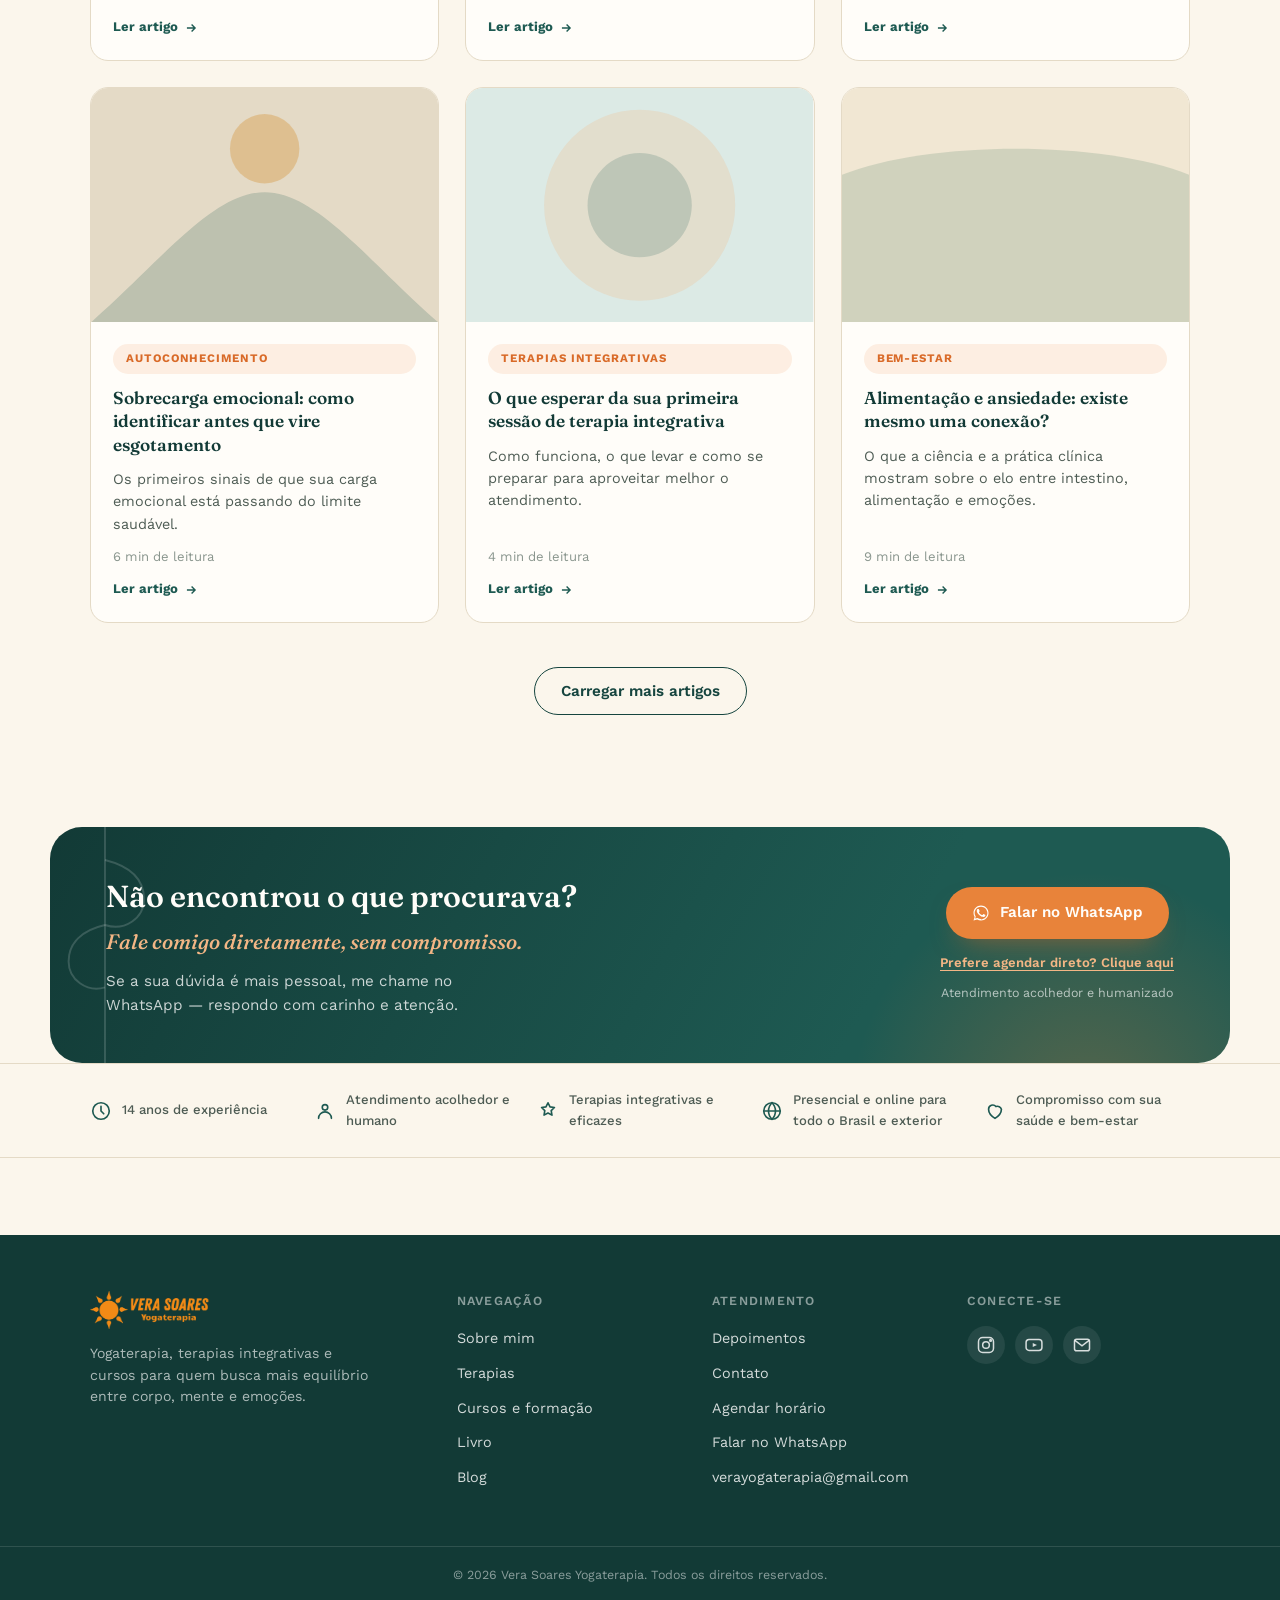
<file: blog.html>
<!DOCTYPE html>
<html lang="pt-BR">
<head>
<meta charset="UTF-8">
<meta name="viewport" content="width=device-width, initial-scale=1.0">
<title>Blog | Vera Soares Yogaterapia</title>
<meta name="description" content="Artigos, práticas e reflexões sobre yogaterapia, terapias integrativas e bem-estar para o dia a dia.">
<link rel="preconnect" href="https://fonts.googleapis.com">
<link rel="stylesheet" href="css/style.css">
</head>
<body>

<div id="site-header"></div>

<script>
/* ---- Configuração editável do banner desta página ---- */
window.PAGE_BANNER = {
  eyebrow: { icon: "chat", text: "Blog" },
  title: "Reflexões para uma vida mais leve",
  subtitle: "Artigos, práticas e histórias sobre yogaterapia, terapias integrativas e bem-estar para você aplicar no seu dia a dia."
  // esta página não usa "photo" -> banner simples e centralizado
};
</script>
<div id="page-banner"></div>

<main>

  <!-- ===================== FILTRO DE CATEGORIAS ===================== -->
  <section class="category-filter-section">
    <div class="wrap">
      <div class="category-pills" role="group" aria-label="Filtrar por categoria">
        <button type="button" class="active" data-filter="todos">Todos</button>
        <button type="button" data-filter="yogaterapia">Yogaterapia</button>
        <button type="button" data-filter="terapias">Terapias Integrativas</button>
        <button type="button" data-filter="bem-estar">Bem-estar</button>
        <button type="button" data-filter="autoconhecimento">Autoconhecimento</button>
      </div>
    </div>
  </section>

  <!-- ===================== POST EM DESTAQUE ===================== -->
  <section class="blog-section">
    <div class="wrap">
      <a href="blog-post.html" class="blog-featured reveal">
        <div class="blog-featured-media">
          <svg viewBox="0 0 500 380" preserveAspectRatio="xMidYMid slice">
            <defs>
              <linearGradient id="fGrad" x1="0" y1="0" x2="1" y2="1">
                <stop offset="0%" stop-color="#DCEAE5"/>
                <stop offset="100%" stop-color="#9DB29B"/>
              </linearGradient>
            </defs>
            <rect width="500" height="380" fill="url(#fGrad)"/>
            <circle cx="150" cy="120" r="90" fill="#F3B685" opacity="0.55"/>
            <path d="M100 380C100 260 160 190 250 170C340 190 400 260 400 380Z" fill="#16453F" opacity="0.18"/>
          </svg>
        </div>
        <div class="blog-featured-body">
          <span class="tag-pill">Yogaterapia</span>
          <h2>Respiração consciente: o primeiro passo para acalmar a mente ansiosa</h2>
          <p>Antes de qualquer postura ou técnica avançada, existe a respiração. Entenda por que esse é o ponto de partida da Yogaterapia e como praticar em 5 minutos por dia.</p>
          <div class="post-meta">
            <span>Vera Soares</span><span class="dot-sep"></span><span>12 de agosto de 2026</span><span class="dot-sep"></span><span>6 min de leitura</span>
          </div>
          <span class="btn btn-outline more">Ler artigo</span>
        </div>
      </a>

      <!-- ===================== GRID DE POSTS ===================== -->
      <div class="blog-grid">

        <a href="blog-post.html" class="blog-card reveal" data-cat="terapias">
          <div class="blog-card-media">
            <svg viewBox="0 0 400 270" preserveAspectRatio="xMidYMid slice"><rect width="400" height="270" fill="#F1E7D3"/><circle cx="300" cy="60" r="70" fill="#E8833A" opacity="0.35"/><path d="M0 270C40 180 120 140 200 150C280 140 360 180 400 270Z" fill="#1E5A52" opacity="0.16"/></svg>
          </div>
          <div class="blog-card-body">
            <span class="tag-pill">Terapias Integrativas</span>
            <h3>Como saber se você precisa de uma terapia integrativa</h3>
            <p>Sinais do corpo e da mente que mostram que talvez seja hora de buscar um cuidado mais integrado.</p>
            <div class="post-meta"><span>8 min de leitura</span></div>
            <span class="more">Ler artigo <svg width="14" height="14" viewBox="0 0 24 24" fill="none" stroke="currentColor" stroke-width="2.4"><path d="M5 12h14M13 6l6 6-6 6"/></svg></span>
          </div>
        </a>

        <a href="blog-post.html" class="blog-card reveal" data-cat="bem-estar">
          <div class="blog-card-media">
            <svg viewBox="0 0 400 270" preserveAspectRatio="xMidYMid slice"><rect width="400" height="270" fill="#DCEAE5"/><circle cx="90" cy="200" r="90" fill="#D9A65C" opacity="0.35"/><path d="M0 0C120 20 200 70 220 150C240 70 320 20 400 0Z" fill="#16453F" opacity="0.14"/></svg>
          </div>
          <div class="blog-card-body">
            <span class="tag-pill">Bem-estar</span>
            <h3>5 hábitos noturnos para dormir melhor sem remédios</h3>
            <p>Pequenos ajustes na sua rotina da noite que fazem diferença real na qualidade do sono.</p>
            <div class="post-meta"><span>5 min de leitura</span></div>
            <span class="more">Ler artigo <svg width="14" height="14" viewBox="0 0 24 24" fill="none" stroke="currentColor" stroke-width="2.4"><path d="M5 12h14M13 6l6 6-6 6"/></svg></span>
          </div>
        </a>

        <a href="blog-post.html" class="blog-card reveal" data-cat="yogaterapia">
          <div class="blog-card-media">
            <svg viewBox="0 0 400 270" preserveAspectRatio="xMidYMid slice"><rect width="400" height="270" fill="#F3B685" opacity="0.3"/><rect width="400" height="270" fill="#FBF6EC"/><circle cx="330" cy="220" r="80" fill="#6F8871" opacity="0.3"/><circle cx="70" cy="60" r="50" fill="#E8833A" opacity="0.3"/></svg>
          </div>
          <div class="blog-card-body">
            <span class="tag-pill">Yogaterapia</span>
            <h3>Yogaterapia não é sinônimo de yoga: entenda a diferença</h3>
            <p>Os objetivos, o formato das sessões e para quem cada prática é mais indicada.</p>
            <div class="post-meta"><span>7 min de leitura</span></div>
            <span class="more">Ler artigo <svg width="14" height="14" viewBox="0 0 24 24" fill="none" stroke="currentColor" stroke-width="2.4"><path d="M5 12h14M13 6l6 6-6 6"/></svg></span>
          </div>
        </a>

        <a href="blog-post.html" class="blog-card reveal" data-cat="autoconhecimento">
          <div class="blog-card-media">
            <svg viewBox="0 0 400 270" preserveAspectRatio="xMidYMid slice"><rect width="400" height="270" fill="#E4DAC6"/><path d="M0 270C80 200 140 120 200 120C260 120 320 200 400 270Z" fill="#1E5A52" opacity="0.2"/><circle cx="200" cy="70" r="40" fill="#D9A65C" opacity="0.5"/></svg>
          </div>
          <div class="blog-card-body">
            <span class="tag-pill">Autoconhecimento</span>
            <h3>Sobrecarga emocional: como identificar antes que vire esgotamento</h3>
            <p>Os primeiros sinais de que sua carga emocional está passando do limite saudável.</p>
            <div class="post-meta"><span>6 min de leitura</span></div>
            <span class="more">Ler artigo <svg width="14" height="14" viewBox="0 0 24 24" fill="none" stroke="currentColor" stroke-width="2.4"><path d="M5 12h14M13 6l6 6-6 6"/></svg></span>
          </div>
        </a>

        <a href="blog-post.html" class="blog-card reveal" data-cat="terapias">
          <div class="blog-card-media">
            <svg viewBox="0 0 400 270" preserveAspectRatio="xMidYMid slice"><rect width="400" height="270" fill="#DCEAE5"/><circle cx="200" cy="135" r="110" fill="#F3B685" opacity="0.25"/><circle cx="200" cy="135" r="60" fill="#1E5A52" opacity="0.18"/></svg>
          </div>
          <div class="blog-card-body">
            <span class="tag-pill">Terapias Integrativas</span>
            <h3>O que esperar da sua primeira sessão de terapia integrativa</h3>
            <p>Como funciona, o que levar e como se preparar para aproveitar melhor o atendimento.</p>
            <div class="post-meta"><span>4 min de leitura</span></div>
            <span class="more">Ler artigo <svg width="14" height="14" viewBox="0 0 24 24" fill="none" stroke="currentColor" stroke-width="2.4"><path d="M5 12h14M13 6l6 6-6 6"/></svg></span>
          </div>
        </a>

        <a href="blog-post.html" class="blog-card reveal" data-cat="bem-estar">
          <div class="blog-card-media">
            <svg viewBox="0 0 400 270" preserveAspectRatio="xMidYMid slice"><rect width="400" height="270" fill="#F1E7D3"/><path d="M0 100C100 60 300 60 400 100L400 270L0 270Z" fill="#9DB29B" opacity="0.4"/></svg>
          </div>
          <div class="blog-card-body">
            <span class="tag-pill">Bem-estar</span>
            <h3>Alimentação e ansiedade: existe mesmo uma conexão?</h3>
            <p>O que a ciência e a prática clínica mostram sobre o elo entre intestino, alimentação e emoções.</p>
            <div class="post-meta"><span>9 min de leitura</span></div>
            <span class="more">Ler artigo <svg width="14" height="14" viewBox="0 0 24 24" fill="none" stroke="currentColor" stroke-width="2.4"><path d="M5 12h14M13 6l6 6-6 6"/></svg></span>
          </div>
        </a>

      </div>

      <div class="load-more reveal">
        <button type="button" class="btn btn-outline" id="loadMoreBtn">Carregar mais artigos</button>
      </div>
    </div>
  </section>

  <!-- ===================== CTA FINAL ===================== -->
  <section>
    <div class="cta-band reveal">
      <svg class="cta-leaf" viewBox="0 0 100 200" fill="none" stroke="currentColor" stroke-width="1.5" aria-hidden="true"><path d="M50 0v200"/><path d="M50 30c20 5 30 15 30 30s-15 25-30 20"/><path d="M50 80c-18 4-28 14-28 28s14 24 28 20"/></svg>
      <div class="cta-text">
        <h2>Não encontrou o que procurava?</h2>
        <span class="script-line">Fale comigo diretamente, sem compromisso.</span>
        <p>Se a sua dúvida é mais pessoal, me chame no WhatsApp — respondo com carinho e atenção.</p>
      </div>
      <div class="cta-actions">
        <a href="https://wa.me/5543999617095" target="_blank" rel="noopener" class="btn btn-orange">
          <svg width="18" height="18" viewBox="0 0 24 24" fill="currentColor" aria-hidden="true"><path d="M17.5 14.4c-.3-.1-1.7-.8-2-1-.3-.1-.5-.1-.6.1-.2.3-.7 1-.9 1.2-.2.2-.3.2-.6.1-.3-.1-1.3-.5-2.4-1.5-.9-.8-1.5-1.8-1.7-2.1-.2-.3 0-.5.1-.6.1-.1.3-.3.4-.5.1-.1.2-.3.3-.5.1-.2 0-.4 0-.5C10 9 9.4 7.6 9.2 7c-.2-.5-.4-.5-.6-.5h-.5c-.2 0-.5.1-.7.3-.3.3-1 1-1 2.4s1 2.8 1.2 3c.1.2 2 3 4.8 4.3.7.3 1.2.5 1.6.6.7.2 1.3.2 1.8.1.5-.1 1.7-.7 1.9-1.3.2-.6.2-1.2.2-1.3-.1-.1-.3-.2-.6-.3z"/><path d="M12 2C6.5 2 2 6.5 2 12c0 1.9.5 3.7 1.5 5.3L2 22l4.9-1.3C8.4 21.6 10.2 22 12 22c5.5 0 10-4.5 10-10S17.5 2 12 2zm0 18c-1.6 0-3.2-.4-4.5-1.2l-.3-.2-3 .8.8-2.9-.2-.3C4 15 3.5 13.5 3.5 12c0-4.7 3.8-8.5 8.5-8.5s8.5 3.8 8.5 8.5-3.8 8.5-8.5 8.5z"/></svg>
          <span>Falar no WhatsApp</span>
        </a>
        <a href="https://whatsagenda.com.br/vera-soares-yogaterapia" target="_blank" rel="noopener" class="cta-agendar-link">Prefere agendar direto? Clique aqui</a>
        <div class="micro">Atendimento acolhedor e humanizado</div>
      </div>
    </div>
  </section>

</main>

<div id="site-footer"></div>

<script>window.CURRENT_PAGE = "blog";</script>
<script src="js/components.js"></script>
<script src="js/banner.js"></script>
<script src="js/main.js"></script>
<script src="js/blog.js"></script>
</body>
</html>
</file>
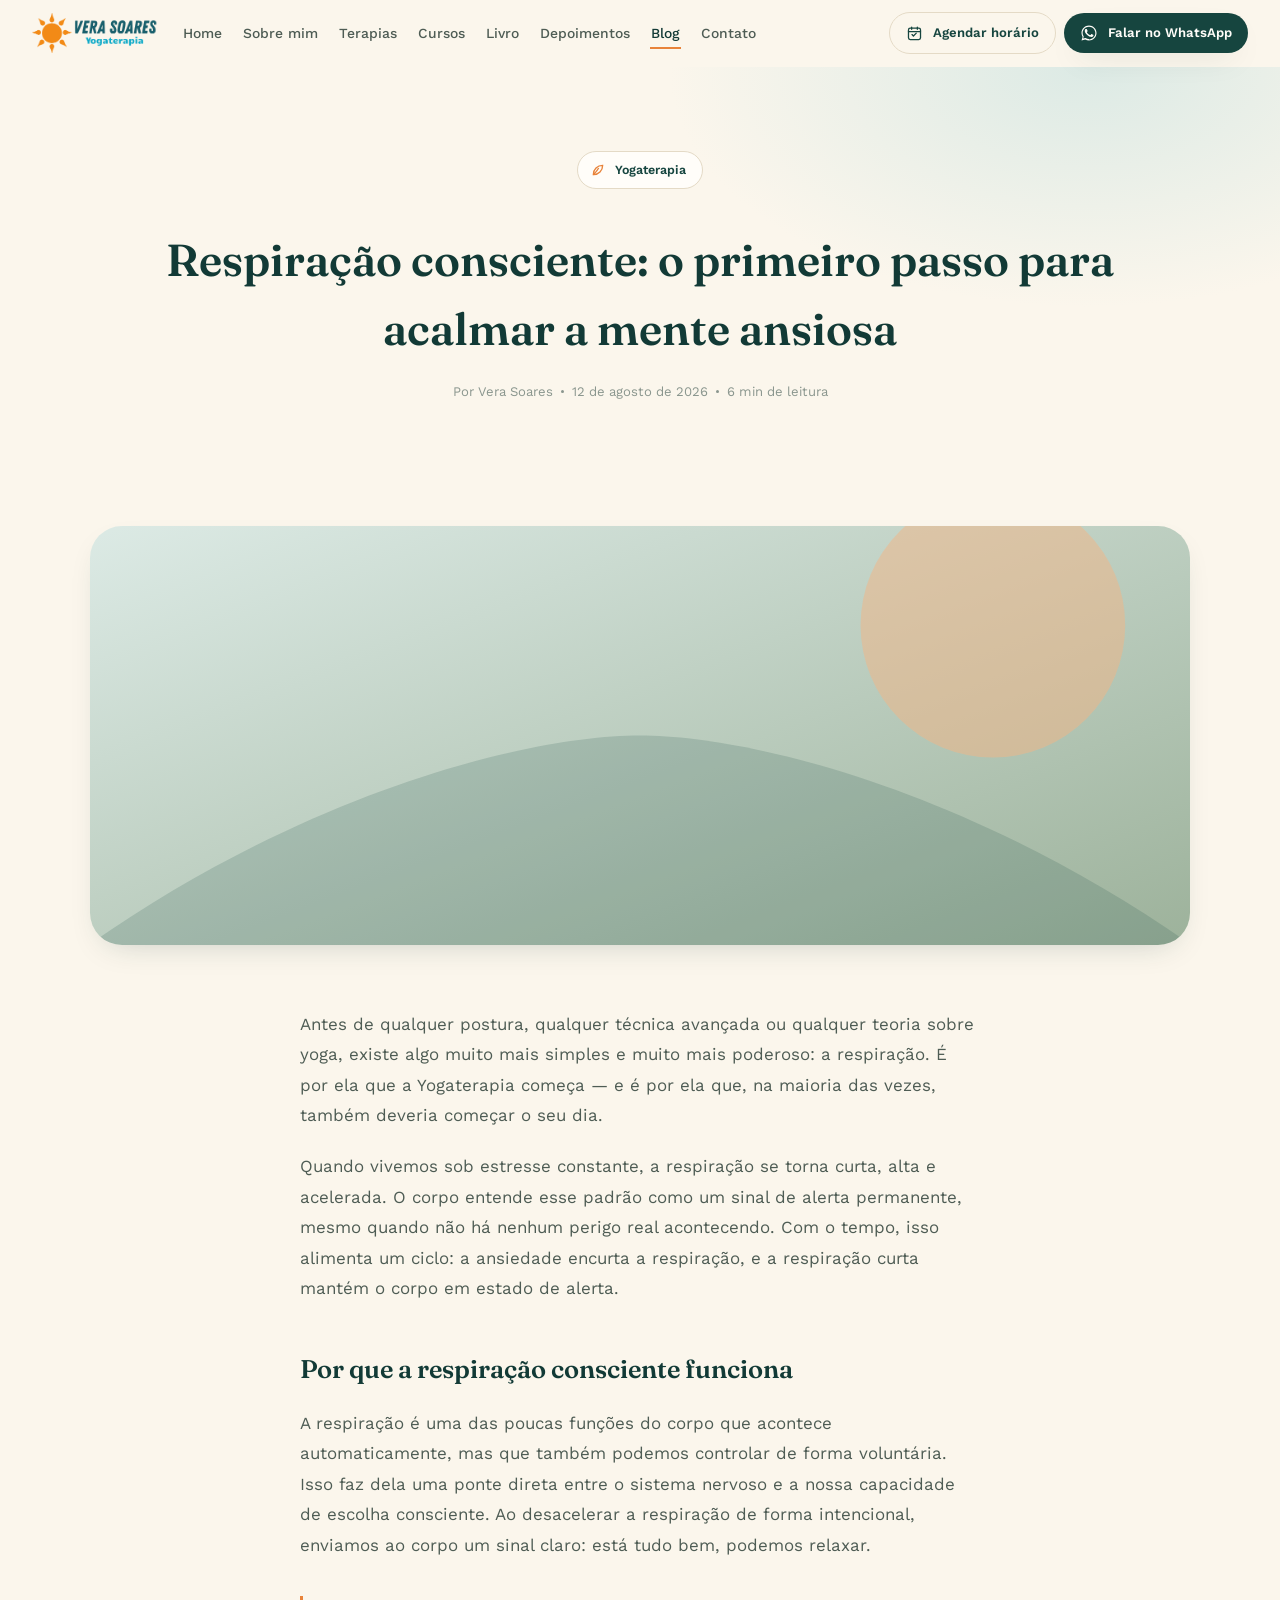
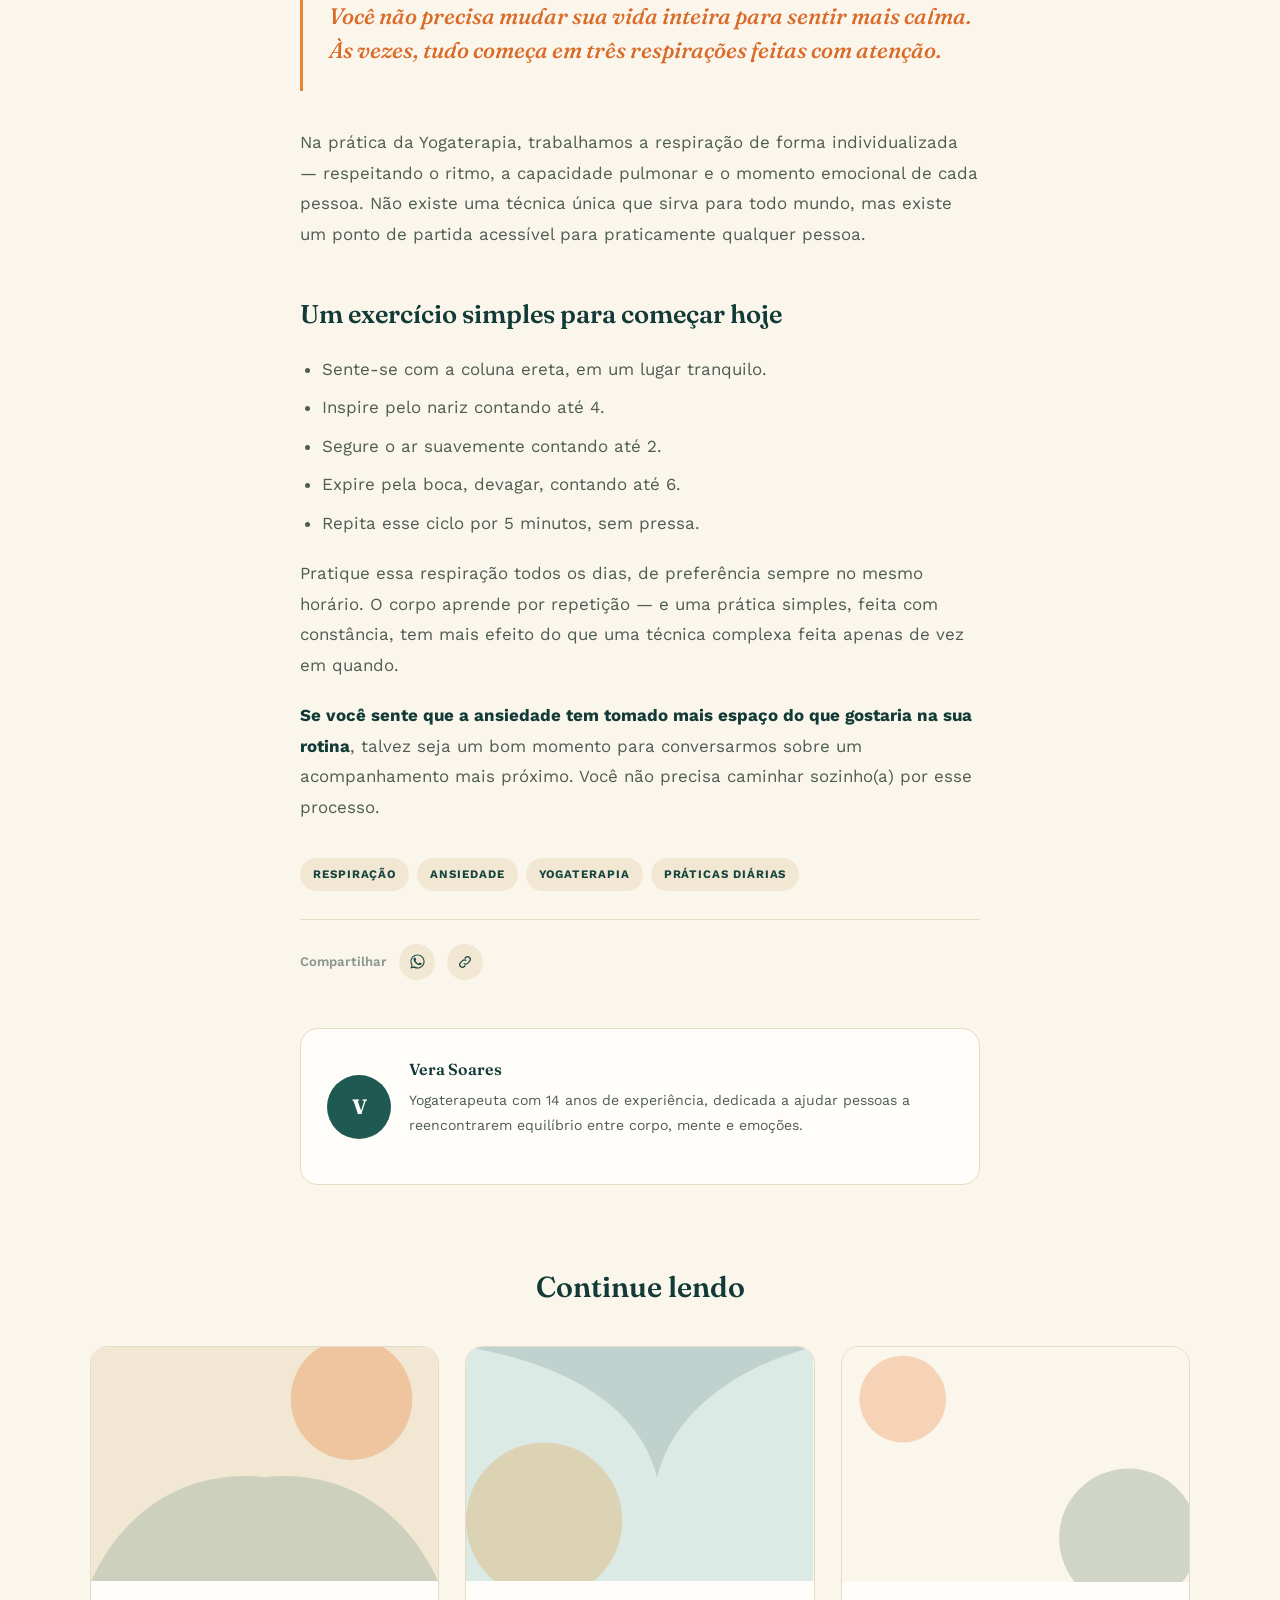
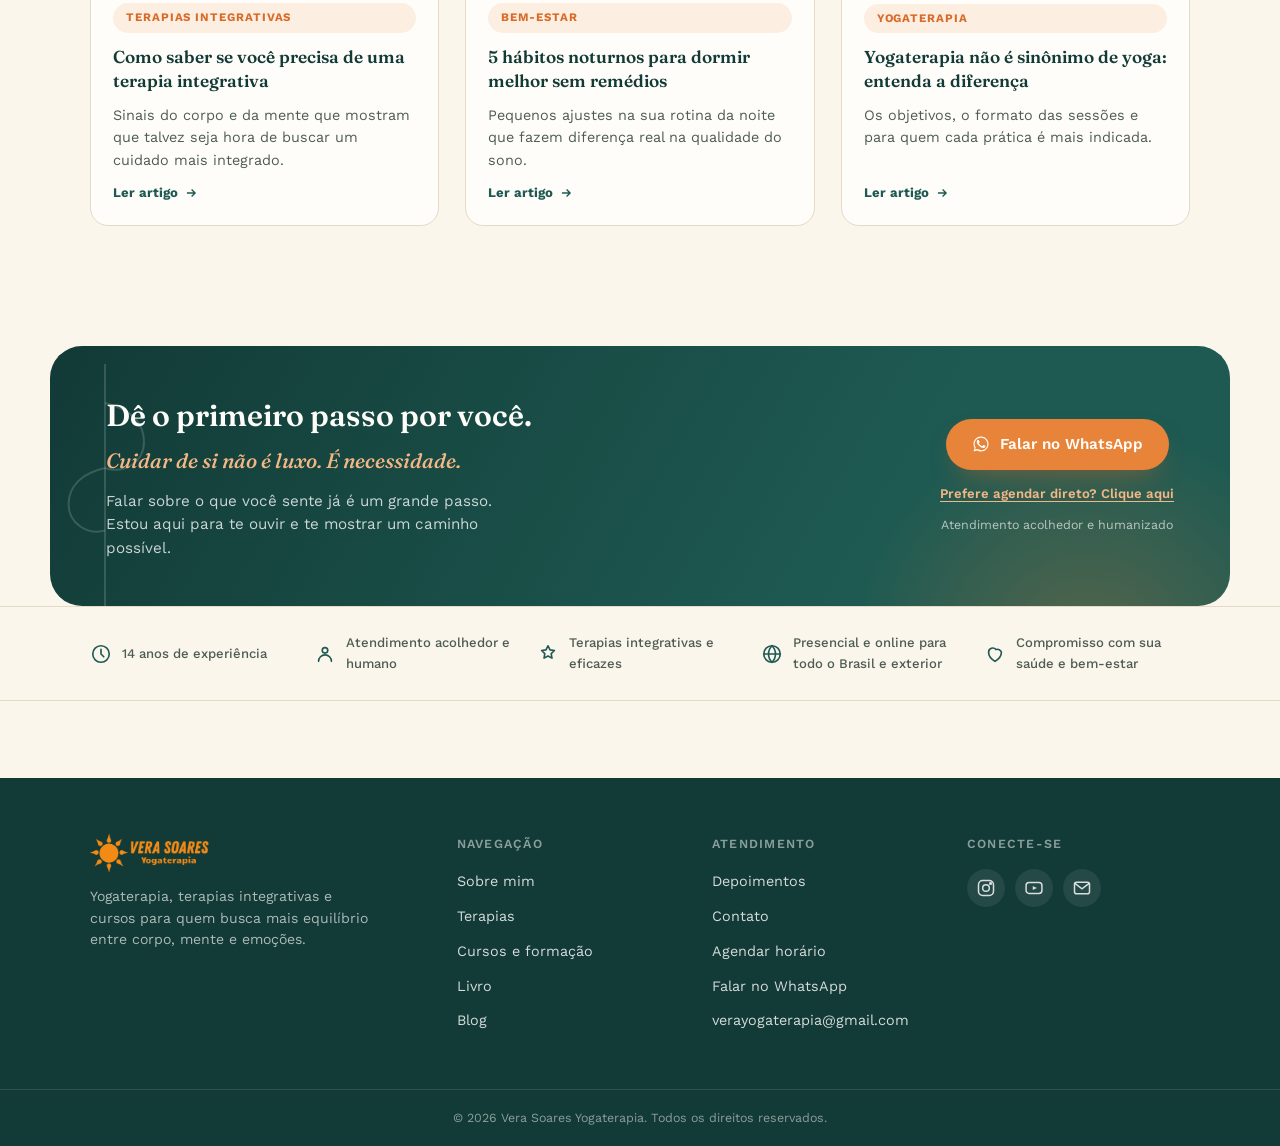
<file: preview-blog-post.html>
<!DOCTYPE html>
<html lang="pt-BR">
<head>
<meta charset="UTF-8">
<meta name="viewport" content="width=device-width, initial-scale=1.0">
<title>Respiração consciente: o primeiro passo para acalmar a mente ansiosa | Blog Vera Soares Yogaterapia</title>
<meta name="description" content="Entenda por que a respiração é o ponto de partida da Yogaterapia e como praticar em 5 minutos por dia.">
<link rel="preconnect" href="https://fonts.googleapis.com">
<style>
/* ===========================================================
   VERA SOARES YOGATERAPIA — design tokens & estilos globais
   =========================================================== */

@import url('https://fonts.googleapis.com/css2?family=Fraunces:ital,opsz,wght@0,9..144,400;0,9..144,500;0,9..144,600;0,9..144,700;1,9..144,400;1,9..144,500&family=Work+Sans:wght@400;500;600;700&display=swap');

:root{
  /* cor */
  --cream:        #FBF6EC;
  --cream-dark:   #F1E7D3;
  --paper:        #FFFDF9;
  --teal-900:     #123A36;
  --teal-800:     #16453F;
  --teal-700:     #1E5A52;
  --teal-500:     #2F7A6E;
  --teal-100:     #DCEAE5;
  --orange-600:   #D96A28;
  --orange-500:   #E8833A;
  --orange-300:   #F3B685;
  --sage-600:     #6F8871;
  --sage-400:     #9DB29B;
  --gold-400:     #D9A65C;
  --ink:          #223029;
  --ink-soft:     #4E5C54;
  --ink-faint:    #8A968E;
  --line:         #E4DAC6;

  /* tipografia */
  --font-display: 'Fraunces', Georgia, serif;
  --font-body: 'Work Sans', -apple-system, BlinkMacSystemFont, 'Segoe UI', sans-serif;

  /* layout */
  --max-w: 1180px;
  --radius-sm: 10px;
  --radius-md: 18px;
  --radius-lg: 32px;
  --shadow-soft: 0 12px 32px -16px rgba(18, 58, 54, 0.25);
  --shadow-card: 0 4px 18px -6px rgba(34, 48, 41, 0.12);
}

*, *::before, *::after{ box-sizing: border-box; }
html{ scroll-behavior: smooth; }
body{
  margin: 0;
  font-family: var(--font-body);
  color: var(--ink);
  background: var(--cream);
  line-height: 1.55;
  -webkit-font-smoothing: antialiased;
}
img{ max-width: 100%; display: block; }
a{ color: inherit; text-decoration: none; }
ul{ margin: 0; padding: 0; list-style: none; }
h1,h2,h3,h4{ font-family: var(--font-display); margin: 0; color: var(--teal-900); font-weight: 600; }
p{ margin: 0; }
section{ position: relative; }

:focus-visible{
  outline: 2.5px solid var(--orange-500);
  outline-offset: 3px;
  border-radius: 4px;
}

.wrap{
  max-width: var(--max-w);
  margin: 0 auto;
  padding: 0 clamp(20px, 4vw, 40px);
}

.eyebrow{
  font-family: var(--font-body);
  font-weight: 600;
  font-size: 0.72rem;
  letter-spacing: 0.14em;
  text-transform: uppercase;
  color: var(--teal-700);
}

.script-line{
  font-family: var(--font-display);
  font-style: italic;
  font-weight: 500;
  color: var(--orange-600);
  font-optical-sizing: auto;
}

@media (prefers-reduced-motion: reduce){
  *{ animation-duration: 0.001ms !important; animation-iteration-count: 1 !important; transition-duration: 0.001ms !important; scroll-behavior: auto !important; }
}

/* ---------- botões ---------- */
.btn{
  display: inline-flex;
  align-items: center;
  gap: 10px;
  font-family: var(--font-body);
  font-weight: 600;
  font-size: 0.95rem;
  padding: 14px 26px;
  border-radius: 999px;
  border: none;
  cursor: pointer;
  transition: transform .25s ease, box-shadow .25s ease, background-color .25s ease;
  white-space: nowrap;
}
.btn:hover{ transform: translateY(-2px); }
.btn-whatsapp{
  background: var(--teal-800);
  color: var(--paper);
  box-shadow: var(--shadow-soft);
}
.btn-whatsapp:hover{ background: var(--teal-700); }
.btn-whatsapp svg{ flex: none; }
.btn-outline{
  background: transparent;
  color: var(--teal-800);
  border: 1.5px solid var(--teal-800);
}
.btn-outline:hover{ background: var(--teal-800); color: var(--paper); }
.btn-orange{
  background: var(--orange-500);
  color: var(--paper);
  box-shadow: 0 12px 28px -14px rgba(217, 106, 40, 0.65);
}
.btn-orange:hover{ background: var(--orange-600); }

/* ===========================================================
   HEADER
   =========================================================== */
.site-header{
  position: sticky;
  top: 0;
  z-index: 100;
  border-bottom: 1px solid transparent;
  transition: border-color .3s ease, box-shadow .3s ease;
}
/* o blur fica num pseudo-elemento (não no header em si) para que o header
   NÃO vire "containing block" de elementos position:fixed dentro dele —
   isso é o que fazia o menu mobile ficar preso à altura do cabeçalho. */
.site-header::before{
  content: "";
  position: absolute;
  inset: 0;
  z-index: -1;
  background: rgba(251, 246, 236, 0.88);
  backdrop-filter: blur(10px);
}
.site-header.scrolled{
  border-bottom-color: var(--line);
  box-shadow: 0 8px 24px -20px rgba(18,58,54,0.4);
}
.header-inner{
  max-width: 1320px;
  margin: 0 auto;
  padding: 12px clamp(20px, 3vw, 32px);
  display: flex;
  align-items: center;
  gap: 18px;
}
.logo{ display: flex; align-items: center; margin-right: 6px; flex: none; }
.logo-img{ height: 40px; width: auto; display: block; }
.footer-logo-img{ height: 38px; width: auto; display: block; margin-bottom: 14px; }

.main-nav{ margin-right: auto; }
.main-nav ul{ display: flex; align-items: center; gap: 19px; }
.main-nav a{
  font-size: 0.87rem;
  font-weight: 500;
  color: var(--ink-soft);
  position: relative;
  padding: 6px 1px;
  white-space: nowrap;
  transition: color .2s ease;
}
.main-nav a::after{
  content: "";
  position: absolute; left: 0; right: 100%; bottom: -2px;
  height: 2px; background: var(--orange-500);
  transition: right .25s ease;
}
.main-nav a:hover, .main-nav a.active{ color: var(--teal-900); }
.main-nav a:hover::after, .main-nav a.active::after{ right: 0; }

.header-ctas{ display: flex; align-items: center; gap: 8px; flex: none; }
.header-cta{ padding: 10px 16px; font-size: 0.82rem; }
.header-ctas .btn-outline{ border-color: var(--line); color: var(--teal-800); }
.header-ctas .btn-outline:hover{ background: var(--teal-800); border-color: var(--teal-800); color: var(--paper); }
.nav-mobile-cta{ display: none; }
.nav-toggle{
  display: none;
  flex-direction: column;
  justify-content: center;
  gap: 5px;
  width: 38px; height: 38px;
  background: none; border: none; cursor: pointer;
}
.nav-toggle span{ width: 22px; height: 2px; background: var(--teal-900); transition: transform .3s ease, opacity .3s ease; }
.nav-toggle.open span:nth-child(1){ transform: translateY(7px) rotate(45deg); }
.nav-toggle.open span:nth-child(2){ opacity: 0; }
.nav-toggle.open span:nth-child(3){ transform: translateY(-7px) rotate(-45deg); }

@media (max-width: 1160px){
  .main-nav{
    position: fixed; top: 68px; right: 0; bottom: 0; left: 0;
    background: var(--paper);
    transform: translateY(-8px);
    opacity: 0; visibility: hidden;
    transition: opacity .25s ease, transform .25s ease, visibility .25s ease;
    overflow-y: auto;
    padding: 10px 0 40px;
  }
  .main-nav.open{ opacity: 1; visibility: visible; transform: translateY(0); }
  .main-nav ul{ flex-direction: column; align-items: flex-start; gap: 0; padding: 10px clamp(20px,6vw,40px); }
  .main-nav a{ display: block; width: 100%; padding: 14px 0; border-bottom: 1px solid var(--line); }
  .header-cta{ display: none; }
  .header-ctas{ display: none; }
  .nav-toggle{ display: flex; }
  .nav-mobile-cta{ display: flex; flex-direction: column; gap: 10px; padding: 18px 0 6px; border-bottom: none; align-self: stretch; width: 100%; }
  .nav-mobile-cta a{ border-bottom: none; width: 100%; justify-content: center; }
  .main-nav .nav-mobile-cta a{ display: inline-flex; align-items: center; color: var(--paper); }
}

/* ===========================================================
   HERO — "respiração" como assinatura de movimento
   =========================================================== */
.hero{
  position: relative;
  padding: clamp(24px, 4vw, 40px) 0 56px;
  background: var(--cream);
}
.hero-grid{
  display: grid;
  grid-template-columns: minmax(340px, 0.86fr) 1.14fr;
  gap: clamp(24px, 4vw, 48px);
  align-items: center;
}
.hero-content{ padding-bottom: clamp(40px, 6vw, 70px); }
.hero-badge{
  display: inline-flex;
  align-items: center;
  gap: 9px;
  background: var(--paper);
  border: 1px solid var(--line);
  padding: 8px 16px 8px 12px;
  border-radius: 999px;
  font-size: 0.78rem;
  font-weight: 600;
  color: var(--teal-800);
  margin-bottom: 22px;
}
.hero-badge svg{ color: var(--orange-500); }

.hero h1{
  font-size: clamp(2.1rem, 4vw, 3.15rem);
  line-height: 1.16;
  font-weight: 700;
  letter-spacing: -0.01em;
  color: var(--teal-900);
}
.hero h1 .accent{ display: block; color: var(--orange-500); font-style: normal; font-weight: 700; }

.hero-copy{
  margin-top: 20px;
  max-width: 46ch;
  font-size: 1.06rem;
  color: var(--ink-soft);
}
.hero-actions{
  margin-top: 32px;
  display: flex;
  align-items: center;
  gap: 22px;
  flex-wrap: wrap;
}

/* --- visual: foto retangular sangrando à direita, com folhagem por cima
       e o medalhão da marca sobreposto na base, igual à referência --- */
.hero-visual{
  position: relative;
  align-self: stretch;
  min-height: clamp(360px, 46vw, 560px);
  overflow: visible;
}
.hero-photo{
  position: relative;
  height: 100%;
  min-height: clamp(360px, 46vw, 560px);
}
.hero-photo-clip{
  position: relative;
  height: 100%;
  min-height: clamp(360px, 46vw, 560px);
  border-radius: var(--radius-lg) 0 0 var(--radius-lg);
  overflow: hidden;
  background:
    radial-gradient(circle at 32% 28%, rgba(243,182,133,0.55), transparent 55%),
    linear-gradient(155deg, var(--teal-100) 0%, var(--cream-dark) 45%, var(--sage-400) 130%);
  box-shadow: var(--shadow-soft);
}
.hero-photo-clip svg{ position: absolute; inset: 0; width: 100%; height: 100%; }

.hero-photo .leaf-overlay{
  position: absolute; inset: 0;
  pointer-events: none;
}
.leaf{
  position: absolute;
  color: var(--sage-600);
  opacity: 0.92;
  animation: sway ease-in-out infinite;
  transform-origin: 50% 85%;
  filter: drop-shadow(0 6px 10px rgba(18,58,54,0.12));
}
.leaf.l1{ top: -4%;  left: -3%;  width: 120px; animation-duration: 7.5s; }
.leaf.l2{ bottom: -4%; right: -3%; width: 150px; animation-duration: 9s; animation-delay: .6s; color: var(--gold-400); }
.leaf.l3{ bottom: 6%; left: 30%; width: 90px; animation-duration: 6.4s; animation-delay: 1.1s; }
.leaf.l4{ top: 20%; right: 6%; width: 70px; animation-duration: 8.2s; animation-delay: .3s; color: var(--gold-400); }
@keyframes sway{
  0%, 100%{ transform: rotate(-3deg) translateY(0); }
  50%{ transform: rotate(3deg) translateY(-6px); }
}

.hero-medallion{
  position: absolute;
  left: 38%; bottom: -34px;
  transform: translateX(-50%);
  width: 128px; height: 128px;
  border-radius: 50%;
  background: var(--paper);
  box-shadow: var(--shadow-soft);
  display: grid; place-items: center;
  text-align: center;
  z-index: 3;
  animation: breathe 8s ease-in-out infinite;
}
.hero-medallion .m-sun{ margin-bottom: 2px; }
.hero-medallion .m-title{ font-family: var(--font-display); font-weight: 700; font-size: 0.78rem; color: var(--teal-900); letter-spacing: 0.02em; }
.hero-medallion .m-sub{ font-size: 0.52rem; letter-spacing: 0.12em; text-transform: uppercase; color: var(--orange-600); font-weight: 600; margin-top: 2px; }
@keyframes breathe{
  0%, 100%{ transform: translateX(-50%) scale(1); }
  50%{ transform: translateX(-50%) scale(1.035); }
}

@media (max-width: 980px){
  .hero-grid{ grid-template-columns: 1fr; }
  .hero-content{ padding-bottom: 0; order: 1; }
  .hero-visual{ order: 0; min-height: 340px; margin: 0 -20px; }
  .hero-photo-clip{ border-radius: 0; min-height: 340px; }
  .hero-medallion{ left: 50%; }
}

/* ===========================================================
   "Você se identifica com isso?"
   =========================================================== */
.identify{ padding: clamp(60px,7vw,90px) 0 clamp(20px,4vw,40px); text-align: center; }
.identify h2{ font-size: clamp(1.7rem, 3vw, 2.3rem); }
.identify .sub{ margin: 14px auto 0; max-width: 56ch; color: var(--ink-soft); font-size: 1.02rem; }

.identify-grid{
  margin-top: 46px;
  display: grid;
  grid-template-columns: repeat(auto-fit, minmax(130px, 1fr));
  gap: 28px 18px;
}
.identify-item{ display: flex; flex-direction: column; align-items: center; gap: 14px; }
.identify-icon{
  width: 74px; height: 74px;
  border-radius: 50%;
  display: grid; place-items: center;
  background: var(--paper);
  border: 1.5px solid var(--line);
  color: var(--teal-800);
  transition: transform .3s ease, box-shadow .3s ease, border-color .3s ease;
}
.identify-item:hover .identify-icon{
  transform: translateY(-4px);
  box-shadow: var(--shadow-card);
  border-color: var(--orange-300);
  color: var(--orange-600);
}
.identify-item span{ font-size: 0.86rem; color: var(--ink-soft); max-width: 15ch; }

.identify-message{
  margin: 56px auto 0;
  max-width: 62ch;
}
.identify-message h3{ font-size: clamp(1.2rem, 2vw, 1.5rem); line-height: 1.4; }
.identify-message .script-line{ display: block; margin-top: 10px; font-size: clamp(1.05rem, 1.8vw, 1.3rem); }

/* ===========================================================
   "Como posso te ajudar"
   =========================================================== */
.help{ padding: clamp(56px,7vw,80px) 0; }
.help-panel{
  background: var(--paper);
  border: 1px solid var(--line);
  border-radius: var(--radius-lg);
  padding: clamp(28px, 4vw, 48px);
}
.help-head{ text-align: center; max-width: 60ch; margin: 0 auto; }
.help-head h2{ font-size: clamp(1.6rem, 3vw, 2.1rem); }
.help-head p{ margin-top: 12px; color: var(--ink-soft); }

.help-grid{
  margin-top: 40px;
  display: grid;
  grid-template-columns: repeat(6, 1fr);
  gap: 1px;
  background: var(--line);
  border: 1px solid var(--line);
  border-radius: var(--radius-md);
  overflow: hidden;
}
.help-card{
  background: var(--paper);
  padding: 26px 18px;
  display: flex;
  flex-direction: column;
  gap: 12px;
  transition: background-color .25s ease;
}
.help-card:hover{ background: var(--cream); }
.help-icon{ width: 46px; height: 46px; display: grid; place-items: center; color: var(--orange-600); }
.help-card h3{ font-size: 1.08rem; }
.help-card p{ color: var(--ink-soft); font-size: 0.92rem; flex: 1; }
.help-card .more{
  font-size: 0.82rem; font-weight: 700; color: var(--teal-700);
  display: inline-flex; align-items: center; gap: 6px;
  width: fit-content;
}
.help-card .more svg{ transition: transform .2s ease; }
.help-card:hover .more svg{ transform: translateX(3px); }

@media (max-width: 1080px){
  .help-grid{ grid-template-columns: repeat(3, 1fr); }
}
@media (max-width: 640px){
  .help-grid{ grid-template-columns: repeat(2, 1fr); }
}
@media (max-width: 420px){
  .help-grid{ grid-template-columns: 1fr; }
}

/* ===========================================================
   Depoimentos
   =========================================================== */
.testimonials{ padding: clamp(56px,7vw,80px) 0; position: relative; overflow: hidden; }
.testimonials h2{ text-align: center; font-size: clamp(1.6rem, 3vw, 2.1rem); margin-bottom: 42px; }
.testimonials .branch{
  position: absolute;
  width: 150px;
  color: var(--gold-400);
  opacity: 0.45;
  pointer-events: none;
}
.testimonials .branch.left{ left: -20px; top: 30px; transform: scaleX(-1); }
.testimonials .branch.right{ right: -20px; bottom: 10px; }
@media (max-width: 900px){ .testimonials .branch{ display: none; } }

.t-grid{
  display: grid;
  grid-template-columns: repeat(3, 1fr);
  gap: 22px;
}
.t-card{
  background: var(--paper);
  border: 1px solid var(--line);
  border-radius: var(--radius-md);
  padding: 26px;
  box-shadow: var(--shadow-card);
}
.t-stars{ color: var(--gold-400); display: flex; gap: 3px; margin-bottom: 14px; }
.t-quote{ color: var(--ink-soft); font-size: 0.95rem; }
.t-person{ display: flex; align-items: center; gap: 12px; margin-top: 20px; }
.t-avatar{
  width: 46px; height: 46px; border-radius: 50%;
  display: grid; place-items: center;
  color: var(--paper);
  background: var(--teal-700);
  flex: none;
}
.t-name{ font-weight: 600; font-size: 0.9rem; color: var(--teal-900); }

.t-more{ text-align: center; margin-top: 34px; }

@media (max-width: 860px){ .t-grid{ grid-template-columns: 1fr; } }

/* ===========================================================
   CTA faixa final
   =========================================================== */
.cta-band{
  margin: clamp(20px,4vw,40px) auto 0;
  max-width: var(--max-w);
  border-radius: var(--radius-lg);
  background: linear-gradient(120deg, var(--teal-900), var(--teal-700) 70%);
  padding: clamp(30px, 4vw, 46px) clamp(28px, 5vw, 56px);
  display: flex;
  align-items: center;
  justify-content: space-between;
  gap: 30px;
  position: relative;
  overflow: hidden;
}
.cta-band::before{
  content: "";
  position: absolute; inset: 0;
  background: radial-gradient(circle 340px at 88% 120%, rgba(232,131,58,0.28), transparent 70%);
  animation: breathe 8s ease-in-out infinite;
}
.cta-band .cta-leaf{
  position: absolute; left: -10px; bottom: -18px;
  width: 130px; color: rgba(255,255,255,0.16);
  z-index: 0;
}
.cta-text{ position: relative; z-index: 1; }
.cta-text h2{ color: var(--paper); font-size: clamp(1.4rem, 2.6vw, 1.9rem); }
.cta-text .script-line{ display: block; color: var(--orange-300); margin: 6px 0 12px; font-size: clamp(1.05rem,2vw,1.3rem); }
.cta-text p{ color: rgba(255,255,255,0.78); max-width: 46ch; font-size: 0.95rem; }
.cta-actions{ position: relative; z-index: 1; text-align: center; flex: none; }
.cta-actions .micro{ margin-top: 10px; font-size: 0.78rem; color: rgba(255,255,255,0.65); }
.cta-agendar-link{
  display: block;
  margin-top: 14px;
  font-size: 0.82rem;
  font-weight: 600;
  color: var(--orange-300);
  text-decoration: underline;
  text-underline-offset: 3px;
}
.cta-agendar-link:hover{ color: var(--paper); }

@media (max-width: 760px){
  .cta-band{ flex-direction: column; text-align: center; align-items: center; }
}

/* ===========================================================
   FOOTER
   =========================================================== */
.site-footer{ margin-top: clamp(50px,6vw,80px); }

.trust-bar{
  background: var(--cream);
  border-top: 1px solid var(--line);
  border-bottom: 1px solid var(--line);
  padding: 26px 0;
}
.trust-bar-inner{
  max-width: var(--max-w);
  margin: 0 auto;
  padding: 0 clamp(20px,4vw,40px);
  display: grid;
  grid-template-columns: repeat(5, 1fr);
  gap: 18px;
}
.trust-item{
  display: flex; align-items: center; gap: 10px;
  font-size: 0.82rem; color: var(--ink-soft); font-weight: 500;
}
.trust-item svg{ color: var(--teal-700); flex: none; }

.footer-dark{ background: var(--teal-900); color: rgba(255,255,255,0.86); }

@media (max-width: 980px){ .trust-bar{ grid-template-columns: repeat(2, 1fr); } }
@media (max-width: 560px){ .trust-bar{ grid-template-columns: 1fr; } }

.footer-main{
  max-width: var(--max-w);
  margin: 0 auto;
  padding: clamp(36px,5vw,56px) clamp(20px,4vw,40px);
  display: grid;
  grid-template-columns: 1.5fr 1fr 1fr 1fr;
  gap: 32px;
}
.footer-logo-title{ color: var(--paper); }
.footer-logo-sub{ display: block; margin-top: 2px; }
.footer-brand p{ margin-top: 14px; font-size: 0.88rem; color: rgba(255,255,255,0.65); max-width: 32ch; }
.footer-col h4{ font-family: var(--font-body); font-size: 0.78rem; letter-spacing: 0.1em; text-transform: uppercase; color: rgba(255,255,255,0.5); margin-bottom: 16px; }
.footer-col ul{ display: flex; flex-direction: column; gap: 10px; }
.footer-col a{ font-size: 0.9rem; color: rgba(255,255,255,0.82); transition: color .2s ease; }
.footer-col a:hover{ color: var(--orange-300); }
.social-row{ display: flex; gap: 10px; }
.social-link{
  width: 38px; height: 38px; border-radius: 50%;
  display: grid; place-items: center;
  background: rgba(255,255,255,0.08);
  transition: background-color .2s ease, transform .2s ease;
}
.social-link:hover{ background: var(--orange-500); transform: translateY(-2px); }

.footer-bottom{
  border-top: 1px solid rgba(255,255,255,0.12);
  padding: 18px clamp(20px,4vw,40px);
  text-align: center;
  font-size: 0.78rem;
  color: rgba(255,255,255,0.5);
}

@media (max-width: 860px){
  .footer-main{ grid-template-columns: 1fr 1fr; }
}
@media (max-width: 560px){
  .footer-main{ grid-template-columns: 1fr; }
}

/* ===========================================================
   Genérico: banner interno (para as próximas páginas do site)
   =========================================================== */
.page-banner{
  position: relative;
  overflow: hidden;
  padding: clamp(52px,7vw,84px) 0;
  background:
    radial-gradient(ellipse 700px 400px at 85% 0%, var(--teal-100) 0%, transparent 60%),
    var(--cream);
  text-align: center;
}
.page-banner .eyebrow{ justify-content: center; display: flex; }
.page-banner h1{ margin-top: 14px; font-size: clamp(2rem, 4vw, 2.8rem); }
.page-banner .post-meta{ justify-content: center; margin-top: 18px; }
.page-banner p{ margin: 16px auto 0; max-width: 56ch; color: var(--ink-soft); }
.page-banner-actions{
  display: flex;
  justify-content: center;
  flex-wrap: wrap;
  gap: 14px;
  margin-top: 28px;
}

.category-filter-section{ padding: 0 0 clamp(48px,6vw,72px); background: var(--cream); }
.category-filter-section .category-pills{ margin-top: 0; }

/* ===========================================================
   BLOG — listagem
   =========================================================== */
.category-pills{
  display: flex;
  flex-wrap: wrap;
  justify-content: center;
  gap: 10px;
  margin-top: 30px;
}
.category-pills button{
  font-family: var(--font-body);
  font-size: 0.82rem;
  font-weight: 600;
  padding: 9px 18px;
  border-radius: 999px;
  border: 1.5px solid var(--line);
  background: var(--paper);
  color: var(--ink-soft);
  cursor: pointer;
  transition: all .2s ease;
}
.category-pills button:hover{ border-color: var(--orange-300); color: var(--teal-800); }
.category-pills button.active{ background: var(--teal-800); border-color: var(--teal-800); color: var(--paper); }

.blog-section{ padding: clamp(48px,6vw,72px) 0; }

.blog-featured{
  display: grid;
  grid-template-columns: 1.1fr 1fr;
  gap: clamp(28px, 4vw, 48px);
  align-items: center;
  background: var(--paper);
  border: 1px solid var(--line);
  border-radius: var(--radius-lg);
  padding: clamp(18px, 2.4vw, 28px);
  margin-bottom: clamp(40px, 6vw, 64px);
}
.blog-featured-media{
  position: relative;
  aspect-ratio: 4 / 3.1;
  border-radius: var(--radius-md);
  overflow: hidden;
}
.blog-featured-media svg{ position: absolute; inset: 0; width: 100%; height: 100%; }
.blog-featured-body .tag-pill{ margin-bottom: 16px; }
.blog-featured-body h2{ font-size: clamp(1.4rem, 2.6vw, 1.9rem); line-height: 1.25; }
.blog-featured-body p{ margin-top: 14px; color: var(--ink-soft); }
.blog-featured-body .post-meta{ margin-top: 18px; }
.blog-featured-body .more{ margin-top: 20px; }

.tag-pill{
  display: inline-flex;
  align-items: center;
  font-size: 0.72rem;
  font-weight: 700;
  letter-spacing: 0.08em;
  text-transform: uppercase;
  color: var(--orange-600);
  background: rgba(232,131,58,0.12);
  padding: 6px 13px;
  border-radius: 999px;
}

.post-meta{
  display: flex;
  align-items: center;
  gap: 8px;
  font-size: 0.82rem;
  color: var(--ink-faint);
}
.post-meta .dot-sep{ width: 3px; height: 3px; border-radius: 50%; background: var(--ink-faint); }

.blog-grid{
  display: grid;
  grid-template-columns: repeat(3, 1fr);
  gap: 26px;
}
.blog-card{
  display: flex;
  flex-direction: column;
  background: var(--paper);
  border: 1px solid var(--line);
  border-radius: var(--radius-md);
  overflow: hidden;
  transition: transform .25s ease, box-shadow .25s ease;
}
.blog-card:hover{ transform: translateY(-5px); box-shadow: var(--shadow-card); }
.blog-card-media{ position: relative; aspect-ratio: 4 / 2.7; }
.blog-card-media svg{ position: absolute; inset: 0; width: 100%; height: 100%; }
.blog-card-body{ padding: 22px; display: flex; flex-direction: column; gap: 12px; flex: 1; }
.blog-card-body h3{ font-size: 1.08rem; line-height: 1.35; }
.blog-card-body p{ color: var(--ink-soft); font-size: 0.9rem; flex: 1; }
.blog-card-body .more{
  font-size: 0.82rem; font-weight: 700; color: var(--teal-700);
  display: inline-flex; align-items: center; gap: 6px; width: fit-content;
}
.blog-card-body .more svg{ transition: transform .2s ease; }
.blog-card:hover .more svg{ transform: translateX(3px); }

@media (max-width: 980px){
  .blog-featured{ grid-template-columns: 1fr; }
  .blog-grid{ grid-template-columns: repeat(2, 1fr); }
}
@media (max-width: 620px){
  .blog-grid{ grid-template-columns: 1fr; }
}

.load-more{ text-align: center; margin-top: 44px; }

/* ===========================================================
   BLOG — post individual
   =========================================================== */
.post-banner{ padding-bottom: 0; }
.post-banner .post-meta{ justify-content: center; margin-top: 18px; }

.post-cover{
  max-width: var(--max-w);
  margin: clamp(28px,4vw,40px) auto 0;
  padding: 0 clamp(20px,4vw,40px);
}
.post-cover-media{
  position: relative;
  aspect-ratio: 21 / 8;
  border-radius: var(--radius-lg);
  overflow: hidden;
  box-shadow: var(--shadow-soft);
}
.post-cover-media svg{ position: absolute; inset: 0; width: 100%; height: 100%; }

.post-layout{
  max-width: 760px;
  margin: 0 auto;
  padding: clamp(40px,6vw,64px) clamp(20px,4vw,40px) 0;
}
.article-body{ color: var(--ink-soft); font-size: 1.06rem; line-height: 1.8; }
.article-body h2{
  color: var(--teal-900);
  font-size: clamp(1.3rem, 2.2vw, 1.6rem);
  margin: 42px 0 16px;
}
.article-body p{ margin: 0 0 20px; }
.article-body ul{ margin: 0 0 20px; padding-left: 22px; list-style: disc; }
.article-body li{ margin-bottom: 8px; }
.article-body strong{ color: var(--teal-900); }

.pull-quote{
  margin: 36px 0;
  padding: 4px 0 4px 26px;
  border-left: 3px solid var(--orange-400, var(--orange-500));
}
.pull-quote p{
  font-family: var(--font-display);
  font-style: italic;
  font-weight: 500;
  color: var(--orange-600);
  font-size: clamp(1.15rem, 2vw, 1.4rem);
  line-height: 1.5;
}

.post-tags{ display: flex; flex-wrap: wrap; gap: 8px; margin: 36px 0 0; }
.post-tags .tag-pill{ background: var(--cream-dark); color: var(--teal-800); }

.share-row{
  display: flex; align-items: center; gap: 12px;
  margin: 28px 0 0; padding-top: 24px;
  border-top: 1px solid var(--line);
}
.share-row span{ font-size: 0.82rem; color: var(--ink-faint); font-weight: 600; }
.share-row a{
  width: 36px; height: 36px; border-radius: 50%;
  display: grid; place-items: center;
  background: var(--cream-dark); color: var(--teal-800);
  transition: background-color .2s ease, color .2s ease;
}
.share-row a:hover{ background: var(--teal-800); color: var(--paper); }

.author-box{
  display: flex;
  gap: 18px;
  align-items: center;
  margin: 48px 0 0;
  padding: 26px;
  background: var(--paper);
  border: 1px solid var(--line);
  border-radius: var(--radius-md);
}
.author-avatar{
  width: 64px; height: 64px; border-radius: 50%;
  background: var(--teal-700);
  display: grid; place-items: center;
  color: var(--paper); font-family: var(--font-display); font-weight: 700; font-size: 1.3rem;
  flex: none;
}
.author-box h4{ font-size: 1rem; }
.author-box p{ font-size: 0.88rem; color: var(--ink-soft); margin-top: 4px; }

.related{ padding: clamp(56px,7vw,80px) 0; }
.related h2{ text-align: center; font-size: clamp(1.4rem, 2.4vw, 1.8rem); margin-bottom: 36px; }

/* utilitário de pulso usado em pequenos indicadores */
@keyframes soft-pulse{
  0%, 100%{ transform: scale(1); opacity: 1; }
  50%{ transform: scale(1.35); opacity: 0.55; }
}

/* reveal ao rolar */
.reveal{ opacity: 0; transform: translateY(18px); transition: opacity .7s ease, transform .7s ease; }
.reveal.in{ opacity: 1; transform: translateY(0); }

</style>
</head>
<body>

<div id="site-header"></div>

<script>
/* ---- Configuração editável do banner desta página ---- */
window.PAGE_BANNER = {
  eyebrow: { icon: "leaf", text: "Yogaterapia" },
  title: "Respiração consciente: o primeiro passo para acalmar a mente ansiosa",
  meta: ["Por Vera Soares", "12 de agosto de 2026", "6 min de leitura"]
};
</script>
<div id="page-banner"></div>

<main>

  <div class="post-cover">
    <div class="post-cover-media">
      <svg viewBox="0 0 1000 380" preserveAspectRatio="xMidYMid slice">
        <defs>
          <linearGradient id="cGrad" x1="0" y1="0" x2="1" y2="1">
            <stop offset="0%" stop-color="#DCEAE5"/>
            <stop offset="100%" stop-color="#9DB29B"/>
          </linearGradient>
        </defs>
        <rect width="1000" height="380" fill="url(#cGrad)"/>
        <circle cx="820" cy="90" r="120" fill="#F3B685" opacity="0.5"/>
        <path d="M0 380C200 240 400 190 500 190C600 190 800 240 1000 380Z" fill="#16453F" opacity="0.16"/>
      </svg>
    </div>
  </div>

  <!-- ===================== CORPO DO ARTIGO ===================== -->
  <article class="post-layout">
    <div class="article-body">
      <p>Antes de qualquer postura, qualquer técnica avançada ou qualquer teoria sobre yoga, existe algo muito mais simples e muito mais poderoso: a respiração. É por ela que a Yogaterapia começa — e é por ela que, na maioria das vezes, também deveria começar o seu dia.</p>

      <p>Quando vivemos sob estresse constante, a respiração se torna curta, alta e acelerada. O corpo entende esse padrão como um sinal de alerta permanente, mesmo quando não há nenhum perigo real acontecendo. Com o tempo, isso alimenta um ciclo: a ansiedade encurta a respiração, e a respiração curta mantém o corpo em estado de alerta.</p>

      <h2>Por que a respiração consciente funciona</h2>
      <p>A respiração é uma das poucas funções do corpo que acontece automaticamente, mas que também podemos controlar de forma voluntária. Isso faz dela uma ponte direta entre o sistema nervoso e a nossa capacidade de escolha consciente. Ao desacelerar a respiração de forma intencional, enviamos ao corpo um sinal claro: está tudo bem, podemos relaxar.</p>

      <div class="pull-quote">
        <p>Você não precisa mudar sua vida inteira para sentir mais calma. Às vezes, tudo começa em três respirações feitas com atenção.</p>
      </div>

      <p>Na prática da Yogaterapia, trabalhamos a respiração de forma individualizada — respeitando o ritmo, a capacidade pulmonar e o momento emocional de cada pessoa. Não existe uma técnica única que sirva para todo mundo, mas existe um ponto de partida acessível para praticamente qualquer pessoa.</p>

      <h2>Um exercício simples para começar hoje</h2>
      <ul>
        <li>Sente-se com a coluna ereta, em um lugar tranquilo.</li>
        <li>Inspire pelo nariz contando até 4.</li>
        <li>Segure o ar suavemente contando até 2.</li>
        <li>Expire pela boca, devagar, contando até 6.</li>
        <li>Repita esse ciclo por 5 minutos, sem pressa.</li>
      </ul>

      <p>Pratique essa respiração todos os dias, de preferência sempre no mesmo horário. O corpo aprende por repetição — e uma prática simples, feita com constância, tem mais efeito do que uma técnica complexa feita apenas de vez em quando.</p>

      <p><strong>Se você sente que a ansiedade tem tomado mais espaço do que gostaria na sua rotina</strong>, talvez seja um bom momento para conversarmos sobre um acompanhamento mais próximo. Você não precisa caminhar sozinho(a) por esse processo.</p>

      <div class="post-tags">
        <span class="tag-pill">Respiração</span>
        <span class="tag-pill">Ansiedade</span>
        <span class="tag-pill">Yogaterapia</span>
        <span class="tag-pill">Práticas diárias</span>
      </div>

      <div class="share-row">
        <span>Compartilhar</span>
        <a href="#" aria-label="Compartilhar no WhatsApp"><svg width="17" height="17" viewBox="0 0 24 24" fill="currentColor"><path d="M17.5 14.4c-.3-.1-1.7-.8-2-1-.3-.1-.5-.1-.6.1-.2.3-.7 1-.9 1.2-.2.2-.3.2-.6.1-.3-.1-1.3-.5-2.4-1.5-.9-.8-1.5-1.8-1.7-2.1-.2-.3 0-.5.1-.6.1-.1.3-.3.4-.5.1-.1.2-.3.3-.5.1-.2 0-.4 0-.5C10 9 9.4 7.6 9.2 7c-.2-.5-.4-.5-.6-.5h-.5c-.2 0-.5.1-.7.3-.3.3-1 1-1 2.4s1 2.8 1.2 3c.1.2 2 3 4.8 4.3.7.3 1.2.5 1.6.6.7.2 1.3.2 1.8.1.5-.1 1.7-.7 1.9-1.3.2-.6.2-1.2.2-1.3-.1-.1-.3-.2-.6-.3z"/><path d="M12 2C6.5 2 2 6.5 2 12c0 1.9.5 3.7 1.5 5.3L2 22l4.9-1.3C8.4 21.6 10.2 22 12 22c5.5 0 10-4.5 10-10S17.5 2 12 2zm0 18c-1.6 0-3.2-.4-4.5-1.2l-.3-.2-3 .8.8-2.9-.2-.3C4 15 3.5 13.5 3.5 12c0-4.7 3.8-8.5 8.5-8.5s8.5 3.8 8.5 8.5-3.8 8.5-8.5 8.5z"/></svg></a>
        <a href="#" aria-label="Copiar link"><svg width="16" height="16" viewBox="0 0 24 24" fill="none" stroke="currentColor" stroke-width="1.8"><path d="M10 14a4 4 0 0 0 5.7 0l3-3a4 4 0 0 0-5.7-5.7l-1.5 1.5"/><path d="M14 10a4 4 0 0 0-5.7 0l-3 3a4 4 0 0 0 5.7 5.7l1.5-1.5"/></svg></a>
      </div>

      <div class="author-box">
        <div class="author-avatar">V</div>
        <div>
          <h4>Vera Soares</h4>
          <p>Yogaterapeuta com 14 anos de experiência, dedicada a ajudar pessoas a reencontrarem equilíbrio entre corpo, mente e emoções.</p>
        </div>
      </div>
    </div>
  </article>

  <!-- ===================== POSTS RELACIONADOS ===================== -->
  <section class="related">
    <div class="wrap">
      <h2>Continue lendo</h2>
      <div class="blog-grid">

        <a href="blog-post.html" class="blog-card reveal">
          <div class="blog-card-media">
            <svg viewBox="0 0 400 270" preserveAspectRatio="xMidYMid slice"><rect width="400" height="270" fill="#F1E7D3"/><circle cx="300" cy="60" r="70" fill="#E8833A" opacity="0.35"/><path d="M0 270C40 180 120 140 200 150C280 140 360 180 400 270Z" fill="#1E5A52" opacity="0.16"/></svg>
          </div>
          <div class="blog-card-body">
            <span class="tag-pill">Terapias Integrativas</span>
            <h3>Como saber se você precisa de uma terapia integrativa</h3>
            <p>Sinais do corpo e da mente que mostram que talvez seja hora de buscar um cuidado mais integrado.</p>
            <span class="more">Ler artigo <svg width="14" height="14" viewBox="0 0 24 24" fill="none" stroke="currentColor" stroke-width="2.4"><path d="M5 12h14M13 6l6 6-6 6"/></svg></span>
          </div>
        </a>

        <a href="blog-post.html" class="blog-card reveal">
          <div class="blog-card-media">
            <svg viewBox="0 0 400 270" preserveAspectRatio="xMidYMid slice"><rect width="400" height="270" fill="#DCEAE5"/><circle cx="90" cy="200" r="90" fill="#D9A65C" opacity="0.35"/><path d="M0 0C120 20 200 70 220 150C240 70 320 20 400 0Z" fill="#16453F" opacity="0.14"/></svg>
          </div>
          <div class="blog-card-body">
            <span class="tag-pill">Bem-estar</span>
            <h3>5 hábitos noturnos para dormir melhor sem remédios</h3>
            <p>Pequenos ajustes na sua rotina da noite que fazem diferença real na qualidade do sono.</p>
            <span class="more">Ler artigo <svg width="14" height="14" viewBox="0 0 24 24" fill="none" stroke="currentColor" stroke-width="2.4"><path d="M5 12h14M13 6l6 6-6 6"/></svg></span>
          </div>
        </a>

        <a href="blog-post.html" class="blog-card reveal">
          <div class="blog-card-media">
            <svg viewBox="0 0 400 270" preserveAspectRatio="xMidYMid slice"><rect width="400" height="270" fill="#F3B685" opacity="0.3"/><rect width="400" height="270" fill="#FBF6EC"/><circle cx="330" cy="220" r="80" fill="#6F8871" opacity="0.3"/><circle cx="70" cy="60" r="50" fill="#E8833A" opacity="0.3"/></svg>
          </div>
          <div class="blog-card-body">
            <span class="tag-pill">Yogaterapia</span>
            <h3>Yogaterapia não é sinônimo de yoga: entenda a diferença</h3>
            <p>Os objetivos, o formato das sessões e para quem cada prática é mais indicada.</p>
            <span class="more">Ler artigo <svg width="14" height="14" viewBox="0 0 24 24" fill="none" stroke="currentColor" stroke-width="2.4"><path d="M5 12h14M13 6l6 6-6 6"/></svg></span>
          </div>
        </a>

      </div>
    </div>
  </section>

  <!-- ===================== CTA FINAL ===================== -->
  <section>
    <div class="cta-band reveal">
      <svg class="cta-leaf" viewBox="0 0 100 200" fill="none" stroke="currentColor" stroke-width="1.5" aria-hidden="true"><path d="M50 0v200"/><path d="M50 30c20 5 30 15 30 30s-15 25-30 20"/><path d="M50 80c-18 4-28 14-28 28s14 24 28 20"/></svg>
      <div class="cta-text">
        <h2>Dê o primeiro passo por você.</h2>
        <span class="script-line">Cuidar de si não é luxo. É necessidade.</span>
        <p>Falar sobre o que você sente já é um grande passo. Estou aqui para te ouvir e te mostrar um caminho possível.</p>
      </div>
      <div class="cta-actions">
        <a href="https://wa.me/5543999617095" target="_blank" rel="noopener" class="btn btn-orange">
          <svg width="18" height="18" viewBox="0 0 24 24" fill="currentColor" aria-hidden="true"><path d="M17.5 14.4c-.3-.1-1.7-.8-2-1-.3-.1-.5-.1-.6.1-.2.3-.7 1-.9 1.2-.2.2-.3.2-.6.1-.3-.1-1.3-.5-2.4-1.5-.9-.8-1.5-1.8-1.7-2.1-.2-.3 0-.5.1-.6.1-.1.3-.3.4-.5.1-.1.2-.3.3-.5.1-.2 0-.4 0-.5C10 9 9.4 7.6 9.2 7c-.2-.5-.4-.5-.6-.5h-.5c-.2 0-.5.1-.7.3-.3.3-1 1-1 2.4s1 2.8 1.2 3c.1.2 2 3 4.8 4.3.7.3 1.2.5 1.6.6.7.2 1.3.2 1.8.1.5-.1 1.7-.7 1.9-1.3.2-.6.2-1.2.2-1.3-.1-.1-.3-.2-.6-.3z"/><path d="M12 2C6.5 2 2 6.5 2 12c0 1.9.5 3.7 1.5 5.3L2 22l4.9-1.3C8.4 21.6 10.2 22 12 22c5.5 0 10-4.5 10-10S17.5 2 12 2zm0 18c-1.6 0-3.2-.4-4.5-1.2l-.3-.2-3 .8.8-2.9-.2-.3C4 15 3.5 13.5 3.5 12c0-4.7 3.8-8.5 8.5-8.5s8.5 3.8 8.5 8.5-3.8 8.5-8.5 8.5z"/></svg>
          <span>Falar no WhatsApp</span>
        </a>
        <a href="https://whatsagenda.com.br/vera-soares-yogaterapia" target="_blank" rel="noopener" class="cta-agendar-link">Prefere agendar direto? Clique aqui</a>
        <div class="micro">Atendimento acolhedor e humanizado</div>
      </div>
    </div>
  </section>

</main>

<div id="site-footer"></div>

<script>window.CURRENT_PAGE = "blog";</script>
<script>
/* ============================================================
   components.js
   Cabeçalho e rodapé compartilhados por TODAS as páginas do site.
   Para criar uma nova página, basta:
     1) copiar a estrutura de <head> e os <div id="site-header">/<div id="site-footer">
     2) trocar o conteúdo do <main>
     3) marcar o item de menu ativo definindo window.CURRENT_PAGE antes deste script
   ============================================================ */

/* ---- Dados de contato centrais do site: mude aqui e reflete em todo lugar ---- */
const SITE_CONTACT = {
  whatsapp: "https://wa.me/5543999617095",
  agendamento: "https://whatsagenda.com.br/vera-soares-yogaterapia",
  email: "verayogaterapia@gmail.com",
  youtube: "https://www.youtube.com/@VERASOARESYOGATERAPIA",
  instagram: "https://www.instagram.com/stories/verasoaresyogaterapia/"
};

const SITE_HEADER = `
<header class="site-header" id="siteHeader">
  <div class="header-inner">
    <a href="index.html" class="logo" aria-label="Vera Soares Yogaterapia — página inicial">
      <img src="[data-uri]" alt="Vera Soares Yogaterapia" class="logo-img">
    </a>

    <nav class="main-nav" id="mainNav" aria-label="Menu principal">
      <ul>
        <li><a href="index.html" data-page="home">Home</a></li>
        <li><a href="sobre-mim.html" data-page="sobre-mim">Sobre mim</a></li>
        <li><a href="terapias.html" data-page="terapias">Terapias</a></li>
        <li><a href="cursos.html" data-page="cursos">Cursos</a></li>
        <li><a href="livro.html" data-page="livro">Livro</a></li>
        <li><a href="depoimentos.html" data-page="depoimentos">Depoimentos</a></li>
        <li><a href="blog.html" data-page="blog">Blog</a></li>
        <li><a href="contato.html" data-page="contato">Contato</a></li>
        <li class="nav-mobile-cta">
          <a href="${SITE_CONTACT.agendamento}" target="_blank" rel="noopener" class="btn btn-orange">Agendar horário</a>
          <a href="${SITE_CONTACT.whatsapp}" target="_blank" rel="noopener" class="btn btn-whatsapp">Falar no WhatsApp</a>
        </li>
      </ul>

    </nav>

    <div class="header-ctas">
      <a class="btn btn-outline header-cta" href="${SITE_CONTACT.agendamento}" target="_blank" rel="noopener">
        <svg width="17" height="17" viewBox="0 0 24 24" fill="none" stroke="currentColor" stroke-width="1.8"><rect x="3.5" y="4.5" width="17" height="16" rx="2.5"/><path d="M3.5 9.5h17M8 3v3M16 3v3" stroke-linecap="round"/><path d="M8.5 13.5l2 2 4-4" stroke-linecap="round" stroke-linejoin="round"/></svg>
        <span>Agendar horário</span>
      </a>
      <a class="btn btn-whatsapp header-cta" href="${SITE_CONTACT.whatsapp}" target="_blank" rel="noopener">
        <svg width="18" height="18" viewBox="0 0 24 24" fill="currentColor" aria-hidden="true"><path d="M17.5 14.4c-.3-.1-1.7-.8-2-1-.3-.1-.5-.1-.6.1-.2.3-.7 1-.9 1.2-.2.2-.3.2-.6.1-.3-.1-1.3-.5-2.4-1.5-.9-.8-1.5-1.8-1.7-2.1-.2-.3 0-.5.1-.6.1-.1.3-.3.4-.5.1-.1.2-.3.3-.5.1-.2 0-.4 0-.5C10 9 9.4 7.6 9.2 7c-.2-.5-.4-.5-.6-.5h-.5c-.2 0-.5.1-.7.3-.3.3-1 1-1 2.4s1 2.8 1.2 3c.1.2 2 3 4.8 4.3.7.3 1.2.5 1.6.6.7.2 1.3.2 1.8.1.5-.1 1.7-.7 1.9-1.3.2-.6.2-1.2.2-1.3-.1-.1-.3-.2-.6-.3z"/><path d="M12 2C6.5 2 2 6.5 2 12c0 1.9.5 3.7 1.5 5.3L2 22l4.9-1.3C8.4 21.6 10.2 22 12 22c5.5 0 10-4.5 10-10S17.5 2 12 2zm0 18c-1.6 0-3.2-.4-4.5-1.2l-.3-.2-3 .8.8-2.9-.2-.3C4 15 3.5 13.5 3.5 12c0-4.7 3.8-8.5 8.5-8.5s8.5 3.8 8.5 8.5-3.8 8.5-8.5 8.5z"/></svg>
        <span>Falar no WhatsApp</span>
      </a>
    </div>

    <button class="nav-toggle" id="navToggle" aria-expanded="false" aria-controls="mainNav" aria-label="Abrir menu">
      <span></span><span></span><span></span>
    </button>
  </div>
</header>
`;

const SITE_FOOTER = `
<div class="trust-bar">
  <div class="trust-bar-inner">
    <div class="trust-item">
      <svg width="22" height="22" viewBox="0 0 24 24" fill="none" stroke="currentColor" stroke-width="1.8"><circle cx="12" cy="12" r="9"/><path d="M12 7v5l3 3" stroke-linecap="round"/></svg>
      14 anos de experiência
    </div>
    <div class="trust-item">
      <svg width="22" height="22" viewBox="0 0 24 24" fill="none" stroke="currentColor" stroke-width="1.8"><circle cx="12" cy="8" r="3"/><path d="M5 20c0-3.9 3.1-7 7-7s7 3.1 7 7" stroke-linecap="round"/></svg>
      Atendimento acolhedor e humano
    </div>
    <div class="trust-item">
      <svg width="22" height="22" viewBox="0 0 24 24" fill="none" stroke="currentColor" stroke-width="1.8"><path d="M12 3l2.2 4.5L19 8.2l-3.5 3.4.8 4.9L12 14.2 7.7 16.5l.8-4.9L5 8.2l4.8-.7z" stroke-linejoin="round"/></svg>
      Terapias integrativas e eficazes
    </div>
    <div class="trust-item">
      <svg width="22" height="22" viewBox="0 0 24 24" fill="none" stroke="currentColor" stroke-width="1.8"><circle cx="12" cy="12" r="9"/><path d="M3 12h18M12 3c2.5 2.5 3.8 5.7 3.8 9s-1.3 6.5-3.8 9c-2.5-2.5-3.8-5.7-3.8-9S9.5 5.5 12 3z"/></svg>
      Presencial e online para todo o Brasil e exterior
    </div>
    <div class="trust-item">
      <svg width="22" height="22" viewBox="0 0 24 24" fill="none" stroke="currentColor" stroke-width="1.8"><path d="M12 20s-7-4.4-7-10a4.5 4.5 0 0 1 8-2.8A4.5 4.5 0 0 1 19 10c0 5.6-7 10-7 10z" stroke-linejoin="round"/></svg>
      Compromisso com sua saúde e bem-estar
    </div>
  </div>
</div>

<footer class="site-footer footer-dark">
  <div class="footer-main">
    <div class="footer-col footer-brand">
      <img src="[data-uri]" alt="Vera Soares Yogaterapia" class="footer-logo-img">
      <p>Yogaterapia, terapias integrativas e cursos para quem busca mais equilíbrio entre corpo, mente e emoções.</p>
    </div>

    <div class="footer-col">
      <h4>Navegação</h4>
      <ul>
        <li><a href="sobre-mim.html">Sobre mim</a></li>
        <li><a href="terapias.html">Terapias</a></li>
        <li><a href="cursos.html">Cursos e formação</a></li>
        <li><a href="livro.html">Livro</a></li>
        <li><a href="blog.html">Blog</a></li>
      </ul>
    </div>

    <div class="footer-col">
      <h4>Atendimento</h4>
      <ul>
        <li><a href="depoimentos.html">Depoimentos</a></li>
        <li><a href="contato.html">Contato</a></li>
        <li><a href="${SITE_CONTACT.agendamento}" target="_blank" rel="noopener">Agendar horário</a></li>
        <li><a href="${SITE_CONTACT.whatsapp}" target="_blank" rel="noopener">Falar no WhatsApp</a></li>
        <li><a href="mailto:${SITE_CONTACT.email}">${SITE_CONTACT.email}</a></li>
      </ul>
    </div>

    <div class="footer-col">
      <h4>Conecte-se</h4>
      <div class="social-row">
        <a href="${SITE_CONTACT.instagram}" target="_blank" rel="noopener" aria-label="Instagram" class="social-link">
          <svg width="20" height="20" viewBox="0 0 24 24" fill="none" stroke="currentColor" stroke-width="1.8"><rect x="3" y="3" width="18" height="18" rx="5"/><circle cx="12" cy="12" r="4"/><circle cx="17.5" cy="6.5" r="1"/></svg>
        </a>
        <a href="${SITE_CONTACT.youtube}" target="_blank" rel="noopener" aria-label="YouTube" class="social-link">
          <svg width="20" height="20" viewBox="0 0 24 24" fill="none" stroke="currentColor" stroke-width="1.8"><rect x="2.5" y="5.5" width="19" height="13" rx="3.5"/><path d="M10.5 9.5l5 2.5-5 2.5z" fill="currentColor" stroke="none"/></svg>
        </a>
        <a href="mailto:${SITE_CONTACT.email}" aria-label="E-mail" class="social-link">
          <svg width="20" height="20" viewBox="0 0 24 24" fill="none" stroke="currentColor" stroke-width="1.8"><rect x="3" y="5" width="18" height="14" rx="2.5"/><path d="M3.5 6.5L12 13l8.5-6.5"/></svg>
        </a>
      </div>
    </div>
  </div>

  <div class="footer-bottom">
    <p>© <span id="year"></span> Vera Soares Yogaterapia. Todos os direitos reservados.</p>
  </div>
</footer>
`;

document.addEventListener("DOMContentLoaded", () => {
  const headerMount = document.getElementById("site-header");
  const footerMount = document.getElementById("site-footer");
  if (headerMount) headerMount.innerHTML = SITE_HEADER;
  if (footerMount) footerMount.innerHTML = SITE_FOOTER;

  // marca o link ativo do menu
  const page = window.CURRENT_PAGE || "home";
  document.querySelectorAll(`.main-nav a[data-page="${page}"]`).forEach(a => a.classList.add("active"));

  // rodapé: ano atual
  const yearEl = document.getElementById("year");
  if (yearEl) yearEl.textContent = new Date().getFullYear();

  // menu mobile
  const toggle = document.getElementById("navToggle");
  const nav = document.getElementById("mainNav");
  if (toggle && nav) {
    toggle.addEventListener("click", () => {
      const open = nav.classList.toggle("open");
      toggle.classList.toggle("open", open);
      toggle.setAttribute("aria-expanded", open ? "true" : "false");
    });
    nav.querySelectorAll("a").forEach(a => a.addEventListener("click", () => {
      nav.classList.remove("open");
      toggle.classList.remove("open");
      toggle.setAttribute("aria-expanded", "false");
    }));
  }

  // header muda de aparência ao rolar
  const header = document.getElementById("siteHeader");
  if (header) {
    const onScroll = () => header.classList.toggle("scrolled", window.scrollY > 12);
    onScroll();
    window.addEventListener("scroll", onScroll, { passive: true });
  }
});

</script>
<script>
/* ============================================================
   banner.js — sistema de banners do site
   ============================================================
   Cada página define sua própria configuração numa variável
   window.PAGE_BANNER ANTES de incluir este script, e o banner
   é montado dentro de <div id="page-banner"></div>.

   O QUE É EDITÁVEL POR PÁGINA (tudo opcional, com valores
   padrão sensatos quando omitido):

   window.PAGE_BANNER = {
     eyebrow: { icon: "clock", text: "14 ANOS DE EXPERIÊNCIA" },
     title: "Título principal do banner",
     titleAccent: "Segunda linha, em laranja (opcional)",
     subtitle: "Parágrafo de apoio abaixo do título.",
     buttons: [
       { label: "Falar no WhatsApp", href: SITE_CONTACT.whatsapp, style: "whatsapp", icon: "whatsapp" },
       { label: "Agendar horário",   href: SITE_CONTACT.agendamento, style: "outline", icon: "calendar" }
     ],
     photo: {                      // se omitido, vira um banner simples e centralizado (sem foto)
       illustration: "sun",        // "sun" | "leaf" | "book" | "heart"  (troque quando tiver fotos reais)
       image: "img/minha-foto.jpg",// opcional: quando existir, usa uma <img> real no lugar da ilustração
       leaves: true,                // mostra as folhinhas flutuantes por cima
       medallion: { title: "Vera Soares", sub: "Yogaterapia" } // false para esconder
     }
   };

   Para trocar textos/botões/ícones de uma página, edite APENAS
   o objeto PAGE_BANNER no <head> ou início do <body> daquela
   página — o restante do site não precisa ser tocado.
   ============================================================ */

const BANNER_ICONS = {
  eyebrow: {
    clock: '<svg width="16" height="16" viewBox="0 0 24 24" fill="none" stroke="currentColor" stroke-width="2"><circle cx="12" cy="12" r="9"/><path d="M12 7v5l3 3" stroke-linecap="round"/></svg>',
    leaf: '<svg width="16" height="16" viewBox="0 0 24 24" fill="none" stroke="currentColor" stroke-width="2"><path d="M5 19c8 0 14-6 14-14C11 5 5 11 5 19Z"/><path d="M5 19c3-3 6-6 8-10"/></svg>',
    book: '<svg width="16" height="16" viewBox="0 0 24 24" fill="none" stroke="currentColor" stroke-width="2"><path d="M4 5.2C4 4.5 4.6 4 5.3 4H11v16H5.3c-.7 0-1.3-.5-1.3-1.2V5.2Z"/><path d="M20 5.2c0-.7-.6-1.2-1.3-1.2H13v16h5.7c.7 0 1.3-.5 1.3-1.2V5.2Z"/></svg>',
    heart: '<svg width="16" height="16" viewBox="0 0 24 24" fill="none" stroke="currentColor" stroke-width="2"><path d="M12 20.5s-7.5-4.6-7.5-10.3a4.7 4.7 0 0 1 8.3-3 4.7 4.7 0 0 1 8.3 3c0 5.7-7.5 10.3-7.5 10.3Z"/></svg>',
    chat: '<svg width="16" height="16" viewBox="0 0 24 24" fill="none" stroke="currentColor" stroke-width="2"><rect x="3.5" y="5" width="17" height="14" rx="2.5"/><path d="M9.5 10.2l2.7 1.8-2.7 1.8v-3.6Z" fill="currentColor" stroke="none"/></svg>',
    users: '<svg width="16" height="16" viewBox="0 0 24 24" fill="none" stroke="currentColor" stroke-width="2"><circle cx="9" cy="8" r="3"/><circle cx="17" cy="9" r="2.4"/><path d="M3.5 19c0-3 2.5-5.2 5.5-5.2S14.5 16 14.5 19"/><path d="M15.5 14.3c2.2.2 3.9 2 3.9 4.7"/></svg>',
    star: '<svg width="16" height="16" viewBox="0 0 24 24" fill="none" stroke="currentColor" stroke-width="2"><path d="M12 3l2.2 4.5L19 8.2l-3.5 3.4.8 4.9L12 14.2 7.7 16.5l.8-4.9L5 8.2l4.8-.7z" stroke-linejoin="round"/></svg>'
  },
  button: {
    whatsapp: '<svg width="18" height="18" viewBox="0 0 24 24" fill="currentColor" aria-hidden="true"><path d="M17.5 14.4c-.3-.1-1.7-.8-2-1-.3-.1-.5-.1-.6.1-.2.3-.7 1-.9 1.2-.2.2-.3.2-.6.1-.3-.1-1.3-.5-2.4-1.5-.9-.8-1.5-1.8-1.7-2.1-.2-.3 0-.5.1-.6.1-.1.3-.3.4-.5.1-.1.2-.3.3-.5.1-.2 0-.4 0-.5C10 9 9.4 7.6 9.2 7c-.2-.5-.4-.5-.6-.5h-.5c-.2 0-.5.1-.7.3-.3.3-1 1-1 2.4s1 2.8 1.2 3c.1.2 2 3 4.8 4.3.7.3 1.2.5 1.6.6.7.2 1.3.2 1.8.1.5-.1 1.7-.7 1.9-1.3.2-.6.2-1.2.2-1.3-.1-.1-.3-.2-.6-.3z"/><path d="M12 2C6.5 2 2 6.5 2 12c0 1.9.5 3.7 1.5 5.3L2 22l4.9-1.3C8.4 21.6 10.2 22 12 22c5.5 0 10-4.5 10-10S17.5 2 12 2zm0 18c-1.6 0-3.2-.4-4.5-1.2l-.3-.2-3 .8.8-2.9-.2-.3C4 15 3.5 13.5 3.5 12c0-4.7 3.8-8.5 8.5-8.5s8.5 3.8 8.5 8.5-3.8 8.5-8.5 8.5z"/></svg>',
    calendar: '<svg width="17" height="17" viewBox="0 0 24 24" fill="none" stroke="currentColor" stroke-width="1.8"><rect x="3.5" y="4.5" width="17" height="16" rx="2.5"/><path d="M3.5 9.5h17M8 3v3M16 3v3" stroke-linecap="round"/><path d="M8.5 13.5l2 2 4-4" stroke-linecap="round" stroke-linejoin="round"/></svg>',
    arrow: '<svg width="16" height="16" viewBox="0 0 24 24" fill="none" stroke="currentColor" stroke-width="2.4"><path d="M5 12h14M13 6l6 6-6 6"/></svg>',
    play: '<svg width="16" height="16" viewBox="0 0 24 24" fill="currentColor"><circle cx="12" cy="12" r="10" fill="none" stroke="currentColor" stroke-width="1.8"/><path d="M10 8.5l6 3.5-6 3.5v-7Z"/></svg>'
  },
  /* ilustrações usadas como placeholder do painel de foto, até termos fotos reais de cada página */
  illustration: {
    sun: `<svg viewBox="0 0 600 560" preserveAspectRatio="xMidYMid slice">
            <defs><radialGradient id="bg-sun" cx="60%" cy="22%" r="55%"><stop offset="0%" stop-color="#F3B685" stop-opacity="0.65"/><stop offset="100%" stop-color="#F3B685" stop-opacity="0"/></radialGradient></defs>
            <rect width="600" height="560" fill="url(#bg-sun)"/>
            <circle cx="330" cy="190" r="150" fill="#1E5A52" opacity="0.14"/>
            <path d="M180 560C180 400 240 300 330 260C420 300 480 400 480 560Z" fill="#16453F" opacity="0.16"/>
          </svg>`,
    leaf: `<svg viewBox="0 0 600 560" preserveAspectRatio="xMidYMid slice">
            <defs><linearGradient id="bg-leaf" x1="0" y1="0" x2="1" y2="1"><stop offset="0%" stop-color="#DCEAE5"/><stop offset="100%" stop-color="#9DB29B"/></linearGradient></defs>
            <rect width="600" height="560" fill="url(#bg-leaf)"/>
            <circle cx="470" cy="120" r="130" fill="#F3B685" opacity="0.45"/>
            <path d="M120 560C160 380 260 300 330 300C400 300 470 380 500 560Z" fill="#16453F" opacity="0.16"/>
          </svg>`,
    book: `<svg viewBox="0 0 600 560" preserveAspectRatio="xMidYMid slice">
            <rect width="600" height="560" fill="#F1E7D3"/>
            <circle cx="150" cy="130" r="110" fill="#E8833A" opacity="0.3"/>
            <path d="M100 560C100 420 200 340 330 340C460 340 500 460 500 560Z" fill="#1E5A52" opacity="0.16"/>
          </svg>`,
    heart: `<svg viewBox="0 0 600 560" preserveAspectRatio="xMidYMid slice">
            <rect width="600" height="560" fill="#DCEAE5"/>
            <circle cx="420" cy="420" r="140" fill="#D9A65C" opacity="0.35"/>
            <path d="M60 60C160 90 260 150 300 260C340 150 440 90 540 60" stroke="#16453F" stroke-width="6" fill="none" opacity="0.25"/>
          </svg>`
  }
};

function renderBannerButtons(buttons){
  if (!buttons || !buttons.length) return "";
  return buttons.map(btn => {
    const cls = { whatsapp: "btn-whatsapp", outline: "btn-outline", orange: "btn-orange" }[btn.style] || "btn-outline";
    const icon = btn.icon && BANNER_ICONS.button[btn.icon] ? BANNER_ICONS.button[btn.icon] : "";
    const target = btn.newTab === false ? "" : `target="_blank" rel="noopener"`;
    return `<a href="${btn.href || '#'}" ${target} class="btn ${cls}">${icon}<span>${btn.label}</span></a>`;
  }).join("\n");
}

function renderBannerEyebrow(eyebrow){
  if (!eyebrow || !eyebrow.text) return "";
  const icon = eyebrow.icon && BANNER_ICONS.eyebrow[eyebrow.icon] ? BANNER_ICONS.eyebrow[eyebrow.icon] : "";
  return `<span class="hero-badge">${icon}${eyebrow.text}</span>`;
}

function renderBannerPhoto(photo){
  if (!photo) return "";
  const media = photo.image
    ? `<img src="${photo.image}" alt="" loading="lazy">`
    : (BANNER_ICONS.illustration[photo.illustration] || BANNER_ICONS.illustration.sun);

  const leaves = photo.leaves === false ? "" : `
    <div class="leaf-overlay">
      <svg class="leaf l1" viewBox="0 0 60 90" fill="none"><path d="M30 4C46 20 50 44 30 86C10 44 14 20 30 4Z" stroke="currentColor" stroke-width="2.4"/><path d="M30 14V78" stroke="currentColor" stroke-width="1.6"/></svg>
      <svg class="leaf l2" viewBox="0 0 60 90" fill="none"><path d="M30 4C46 20 50 44 30 86C10 44 14 20 30 4Z" stroke="currentColor" stroke-width="2.4"/><path d="M30 14V78" stroke="currentColor" stroke-width="1.6"/></svg>
      <svg class="leaf l3" viewBox="0 0 60 90" fill="none"><path d="M30 4C46 20 50 44 30 86C10 44 14 20 30 4Z" stroke="currentColor" stroke-width="2.4"/><path d="M30 14V78" stroke="currentColor" stroke-width="1.6"/></svg>
      <svg class="leaf l4" viewBox="0 0 60 90" fill="none"><path d="M30 4C46 20 50 44 30 86C10 44 14 20 30 4Z" stroke="currentColor" stroke-width="2.4"/><path d="M30 14V78" stroke="currentColor" stroke-width="1.6"/></svg>
    </div>`;

  const medallion = photo.medallion === false ? "" : `
    <div class="hero-medallion">
      <div>
        <svg class="m-sun" width="26" height="26" viewBox="0 0 24 24"><circle cx="12" cy="12" r="5" fill="#E8833A"/><g stroke="#E8833A" stroke-width="1.8" stroke-linecap="round"><line x1="12" y1="1.5" x2="12" y2="4.5"/><line x1="12" y1="19.5" x2="12" y2="22.5"/><line x1="1.5" y1="12" x2="4.5" y2="12"/><line x1="19.5" y1="12" x2="22.5" y2="12"/></g></svg>
        <div class="m-title">${(photo.medallion && photo.medallion.title) || "Vera Soares"}</div>
        <div class="m-sub">${(photo.medallion && photo.medallion.sub) || "Yogaterapia"}</div>
      </div>
    </div>`;

  return `
  <div class="hero-visual" aria-hidden="true">
    <div class="hero-photo">
      <div class="hero-photo-clip">${media}${leaves}</div>
      ${medallion}
    </div>
  </div>`;
}

function renderBanner(cfg){
  if (!cfg) return "";

  /* sem "photo" configurado -> banner simples, centralizado, só texto (ideal para Blog etc.) */
  if (!cfg.photo){
    return `
    <section class="page-banner">
      <div class="wrap">
        ${renderBannerEyebrow(cfg.eyebrow)}
        <h1>${cfg.title || ""}${cfg.titleAccent ? ` <span class="accent">${cfg.titleAccent}</span>` : ""}</h1>
        ${cfg.meta ? `<div class="post-meta">${cfg.meta.map(m => `<span>${m}</span>`).join('<span class="dot-sep"></span>')}</div>` : ""}
        ${cfg.subtitle ? `<p>${cfg.subtitle}</p>` : ""}
        ${cfg.buttons ? `<div class="page-banner-actions">${renderBannerButtons(cfg.buttons)}</div>` : ""}
      </div>
    </section>`;
  }

  /* com "photo" -> banner completo, foto à direita (mesmo layout da Home) */
  return `
  <section class="hero">
    <div class="wrap hero-grid">
      <div class="hero-content">
        ${renderBannerEyebrow(cfg.eyebrow)}
        <h1>${cfg.title || ""}${cfg.titleAccent ? `<span class="accent">${cfg.titleAccent}</span>` : ""}</h1>
        ${cfg.subtitle ? `<p class="hero-copy">${cfg.subtitle}</p>` : ""}
        ${cfg.buttons ? `<div class="hero-actions">${renderBannerButtons(cfg.buttons)}</div>` : ""}
      </div>
      ${renderBannerPhoto(cfg.photo)}
    </div>
  </section>`;
}

document.addEventListener("DOMContentLoaded", () => {
  const mount = document.getElementById("page-banner");
  if (mount && window.PAGE_BANNER) {
    mount.outerHTML = renderBanner(window.PAGE_BANNER);
  }
});

</script>
<script>
/* Revelação suave dos blocos ao rolar a página */
document.addEventListener("DOMContentLoaded", () => {
  const items = document.querySelectorAll(".reveal");
  if (!("IntersectionObserver" in window) || items.length === 0) {
    items.forEach(el => el.classList.add("in"));
    return;
  }
  const io = new IntersectionObserver((entries) => {
    entries.forEach(entry => {
      if (entry.isIntersecting) {
        entry.target.classList.add("in");
        io.unobserve(entry.target);
      }
    });
  }, { threshold: 0.15, rootMargin: "0px 0px -40px 0px" });

  items.forEach(el => io.observe(el));
});

</script>
</body>
</html>
</file>
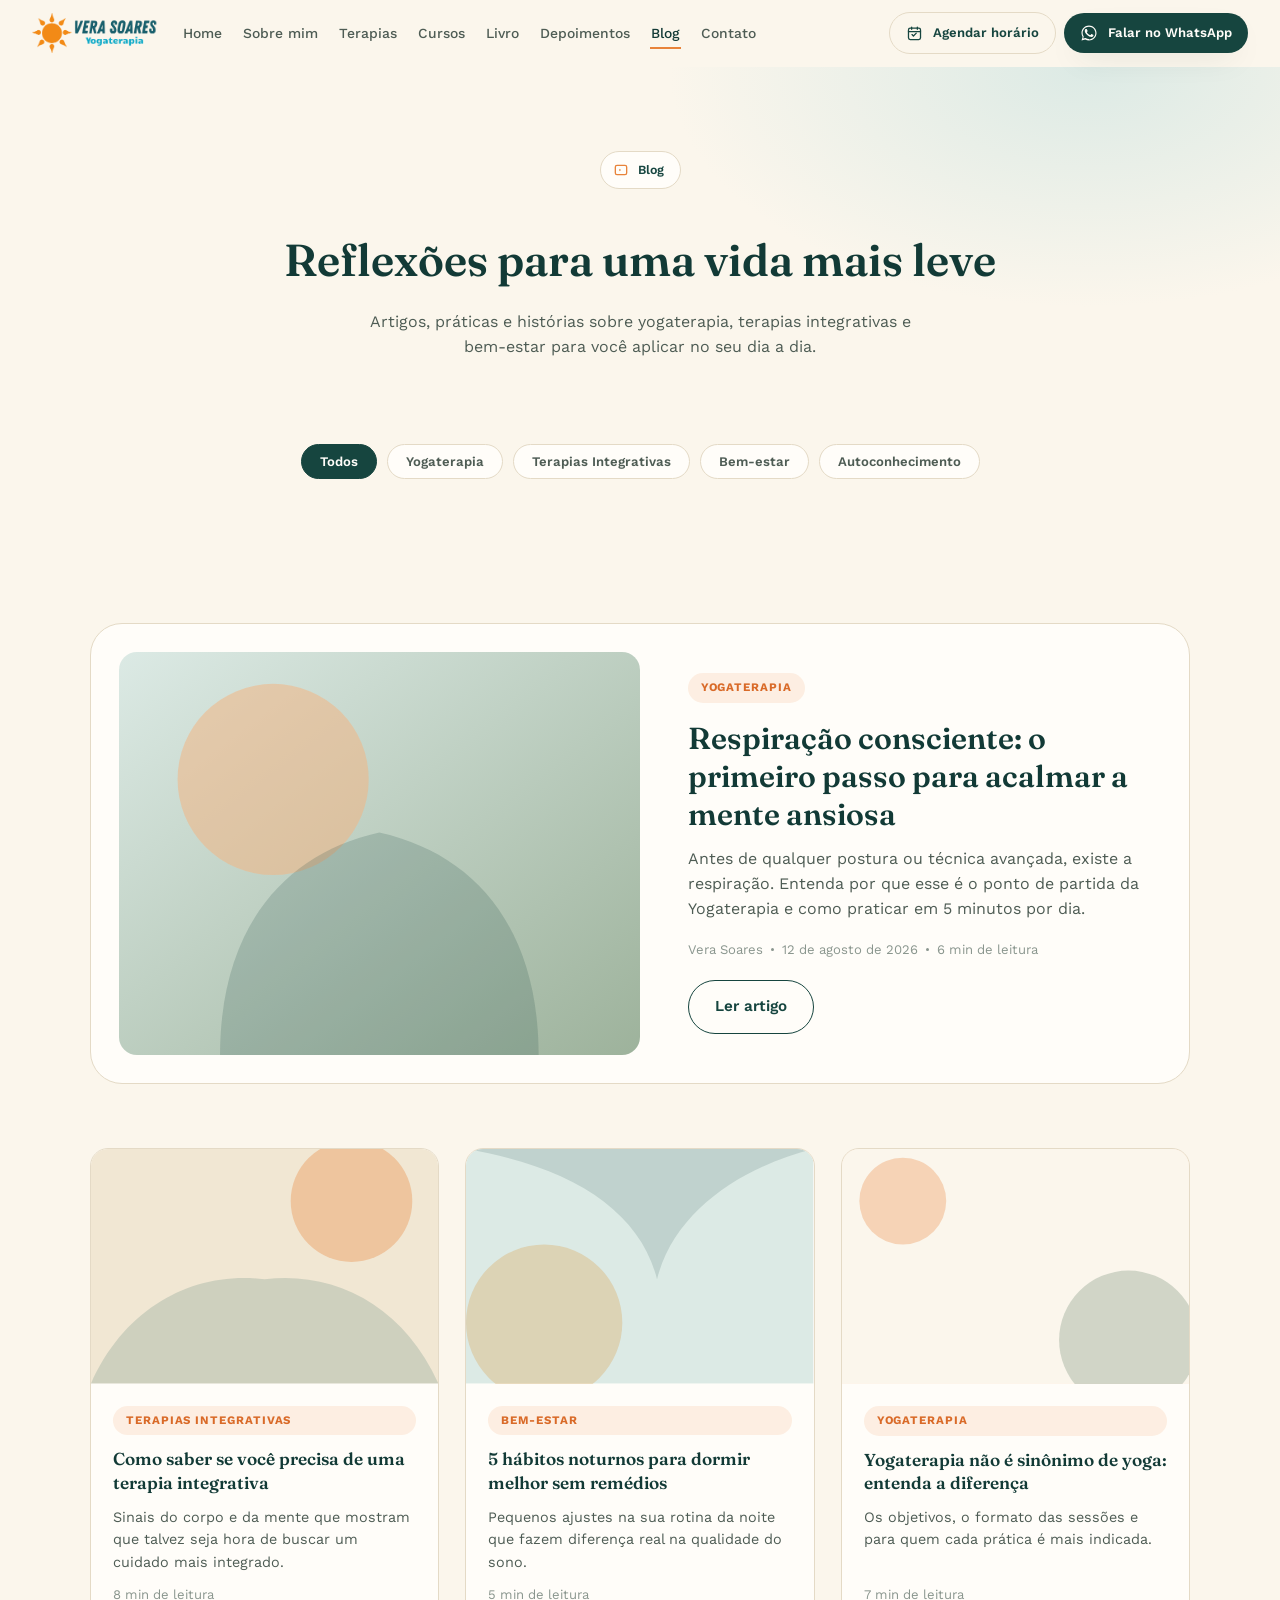
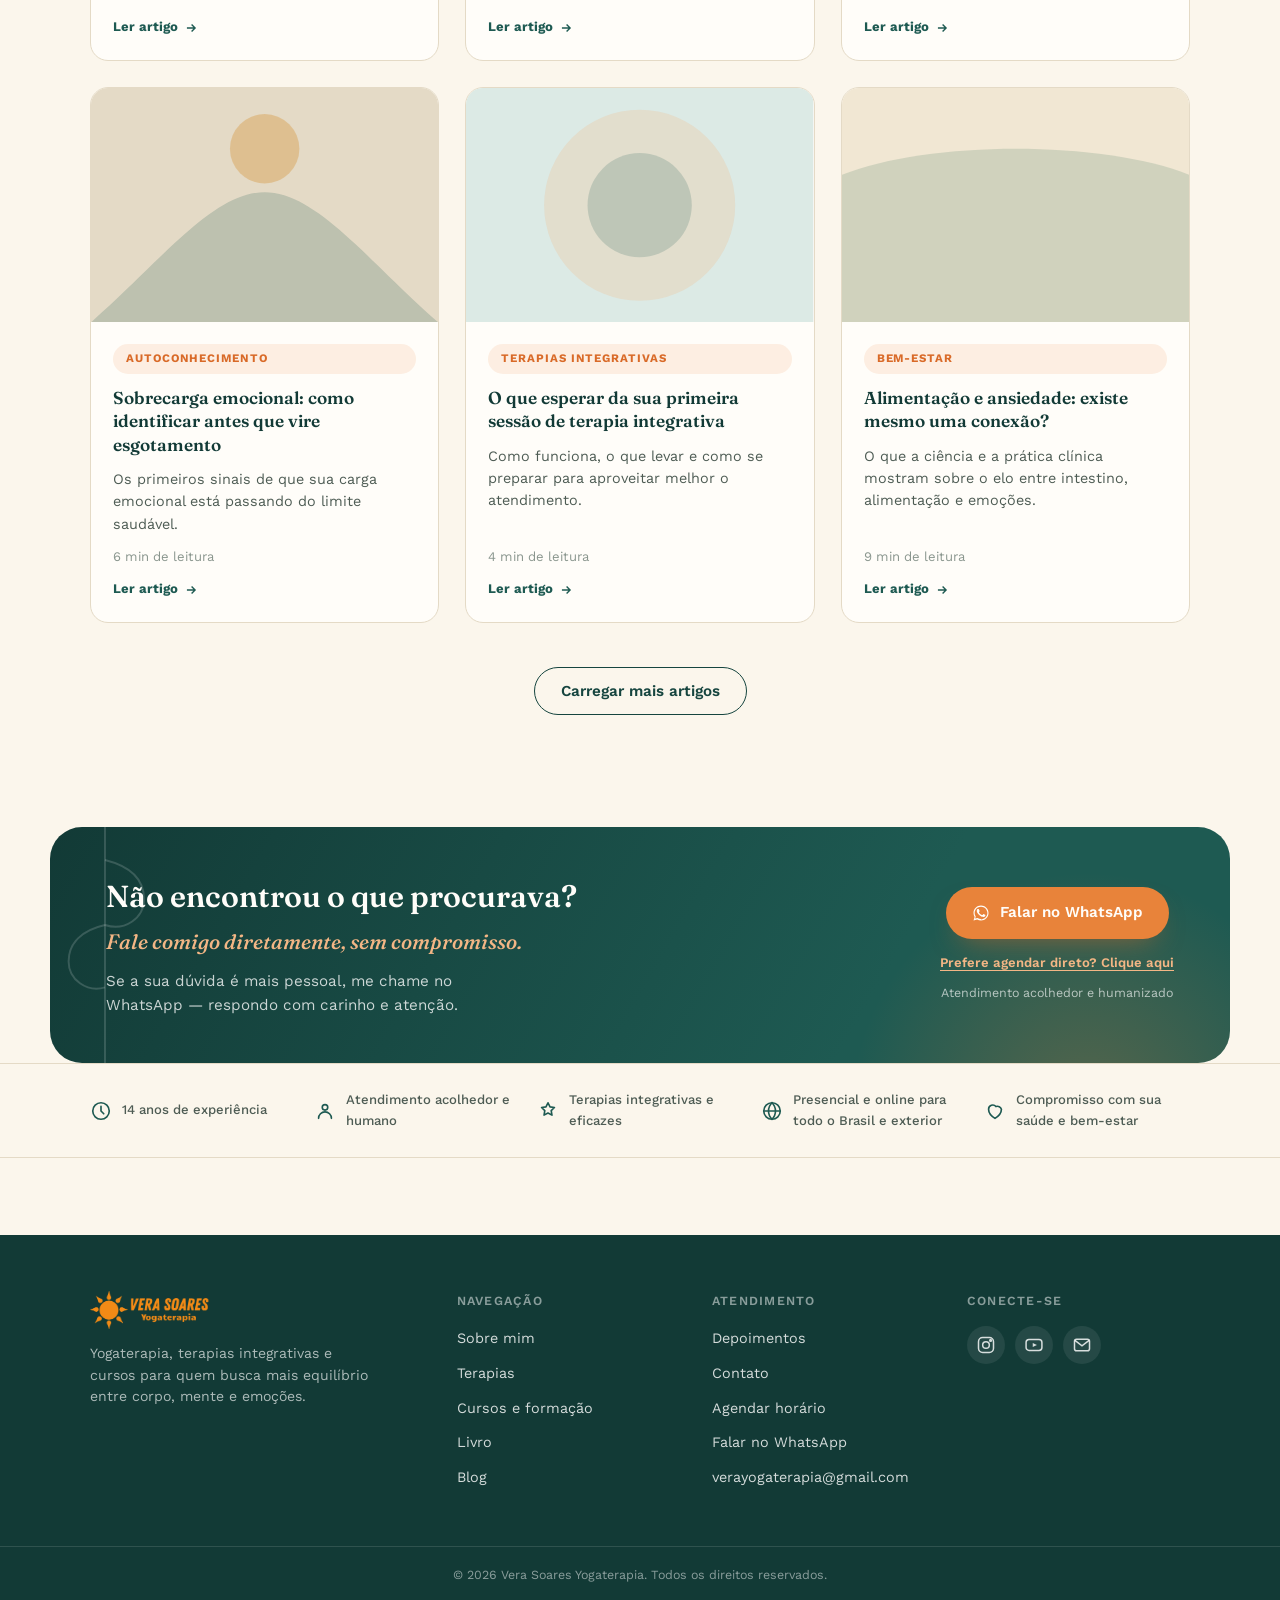
<file: preview-blog.html>
<!DOCTYPE html>
<html lang="pt-BR">
<head>
<meta charset="UTF-8">
<meta name="viewport" content="width=device-width, initial-scale=1.0">
<title>Blog | Vera Soares Yogaterapia</title>
<meta name="description" content="Artigos, práticas e reflexões sobre yogaterapia, terapias integrativas e bem-estar para o dia a dia.">
<link rel="preconnect" href="https://fonts.googleapis.com">
<style>
/* ===========================================================
   VERA SOARES YOGATERAPIA — design tokens & estilos globais
   =========================================================== */

@import url('https://fonts.googleapis.com/css2?family=Fraunces:ital,opsz,wght@0,9..144,400;0,9..144,500;0,9..144,600;0,9..144,700;1,9..144,400;1,9..144,500&family=Work+Sans:wght@400;500;600;700&display=swap');

:root{
  /* cor */
  --cream:        #FBF6EC;
  --cream-dark:   #F1E7D3;
  --paper:        #FFFDF9;
  --teal-900:     #123A36;
  --teal-800:     #16453F;
  --teal-700:     #1E5A52;
  --teal-500:     #2F7A6E;
  --teal-100:     #DCEAE5;
  --orange-600:   #D96A28;
  --orange-500:   #E8833A;
  --orange-300:   #F3B685;
  --sage-600:     #6F8871;
  --sage-400:     #9DB29B;
  --gold-400:     #D9A65C;
  --ink:          #223029;
  --ink-soft:     #4E5C54;
  --ink-faint:    #8A968E;
  --line:         #E4DAC6;

  /* tipografia */
  --font-display: 'Fraunces', Georgia, serif;
  --font-body: 'Work Sans', -apple-system, BlinkMacSystemFont, 'Segoe UI', sans-serif;

  /* layout */
  --max-w: 1180px;
  --radius-sm: 10px;
  --radius-md: 18px;
  --radius-lg: 32px;
  --shadow-soft: 0 12px 32px -16px rgba(18, 58, 54, 0.25);
  --shadow-card: 0 4px 18px -6px rgba(34, 48, 41, 0.12);
}

*, *::before, *::after{ box-sizing: border-box; }
html{ scroll-behavior: smooth; }
body{
  margin: 0;
  font-family: var(--font-body);
  color: var(--ink);
  background: var(--cream);
  line-height: 1.55;
  -webkit-font-smoothing: antialiased;
}
img{ max-width: 100%; display: block; }
a{ color: inherit; text-decoration: none; }
ul{ margin: 0; padding: 0; list-style: none; }
h1,h2,h3,h4{ font-family: var(--font-display); margin: 0; color: var(--teal-900); font-weight: 600; }
p{ margin: 0; }
section{ position: relative; }

:focus-visible{
  outline: 2.5px solid var(--orange-500);
  outline-offset: 3px;
  border-radius: 4px;
}

.wrap{
  max-width: var(--max-w);
  margin: 0 auto;
  padding: 0 clamp(20px, 4vw, 40px);
}

.eyebrow{
  font-family: var(--font-body);
  font-weight: 600;
  font-size: 0.72rem;
  letter-spacing: 0.14em;
  text-transform: uppercase;
  color: var(--teal-700);
}

.script-line{
  font-family: var(--font-display);
  font-style: italic;
  font-weight: 500;
  color: var(--orange-600);
  font-optical-sizing: auto;
}

@media (prefers-reduced-motion: reduce){
  *{ animation-duration: 0.001ms !important; animation-iteration-count: 1 !important; transition-duration: 0.001ms !important; scroll-behavior: auto !important; }
}

/* ---------- botões ---------- */
.btn{
  display: inline-flex;
  align-items: center;
  gap: 10px;
  font-family: var(--font-body);
  font-weight: 600;
  font-size: 0.95rem;
  padding: 14px 26px;
  border-radius: 999px;
  border: none;
  cursor: pointer;
  transition: transform .25s ease, box-shadow .25s ease, background-color .25s ease;
  white-space: nowrap;
}
.btn:hover{ transform: translateY(-2px); }
.btn-whatsapp{
  background: var(--teal-800);
  color: var(--paper);
  box-shadow: var(--shadow-soft);
}
.btn-whatsapp:hover{ background: var(--teal-700); }
.btn-whatsapp svg{ flex: none; }
.btn-outline{
  background: transparent;
  color: var(--teal-800);
  border: 1.5px solid var(--teal-800);
}
.btn-outline:hover{ background: var(--teal-800); color: var(--paper); }
.btn-orange{
  background: var(--orange-500);
  color: var(--paper);
  box-shadow: 0 12px 28px -14px rgba(217, 106, 40, 0.65);
}
.btn-orange:hover{ background: var(--orange-600); }

/* ===========================================================
   HEADER
   =========================================================== */
.site-header{
  position: sticky;
  top: 0;
  z-index: 100;
  border-bottom: 1px solid transparent;
  transition: border-color .3s ease, box-shadow .3s ease;
}
/* o blur fica num pseudo-elemento (não no header em si) para que o header
   NÃO vire "containing block" de elementos position:fixed dentro dele —
   isso é o que fazia o menu mobile ficar preso à altura do cabeçalho. */
.site-header::before{
  content: "";
  position: absolute;
  inset: 0;
  z-index: -1;
  background: rgba(251, 246, 236, 0.88);
  backdrop-filter: blur(10px);
}
.site-header.scrolled{
  border-bottom-color: var(--line);
  box-shadow: 0 8px 24px -20px rgba(18,58,54,0.4);
}
.header-inner{
  max-width: 1320px;
  margin: 0 auto;
  padding: 12px clamp(20px, 3vw, 32px);
  display: flex;
  align-items: center;
  gap: 18px;
}
.logo{ display: flex; align-items: center; margin-right: 6px; flex: none; }
.logo-img{ height: 40px; width: auto; display: block; }
.footer-logo-img{ height: 38px; width: auto; display: block; margin-bottom: 14px; }

.main-nav{ margin-right: auto; }
.main-nav ul{ display: flex; align-items: center; gap: 19px; }
.main-nav a{
  font-size: 0.87rem;
  font-weight: 500;
  color: var(--ink-soft);
  position: relative;
  padding: 6px 1px;
  white-space: nowrap;
  transition: color .2s ease;
}
.main-nav a::after{
  content: "";
  position: absolute; left: 0; right: 100%; bottom: -2px;
  height: 2px; background: var(--orange-500);
  transition: right .25s ease;
}
.main-nav a:hover, .main-nav a.active{ color: var(--teal-900); }
.main-nav a:hover::after, .main-nav a.active::after{ right: 0; }

.header-ctas{ display: flex; align-items: center; gap: 8px; flex: none; }
.header-cta{ padding: 10px 16px; font-size: 0.82rem; }
.header-ctas .btn-outline{ border-color: var(--line); color: var(--teal-800); }
.header-ctas .btn-outline:hover{ background: var(--teal-800); border-color: var(--teal-800); color: var(--paper); }
.nav-mobile-cta{ display: none; }
.nav-toggle{
  display: none;
  flex-direction: column;
  justify-content: center;
  gap: 5px;
  width: 38px; height: 38px;
  background: none; border: none; cursor: pointer;
}
.nav-toggle span{ width: 22px; height: 2px; background: var(--teal-900); transition: transform .3s ease, opacity .3s ease; }
.nav-toggle.open span:nth-child(1){ transform: translateY(7px) rotate(45deg); }
.nav-toggle.open span:nth-child(2){ opacity: 0; }
.nav-toggle.open span:nth-child(3){ transform: translateY(-7px) rotate(-45deg); }

@media (max-width: 1160px){
  .main-nav{
    position: fixed; top: 68px; right: 0; bottom: 0; left: 0;
    background: var(--paper);
    transform: translateY(-8px);
    opacity: 0; visibility: hidden;
    transition: opacity .25s ease, transform .25s ease, visibility .25s ease;
    overflow-y: auto;
    padding: 10px 0 40px;
  }
  .main-nav.open{ opacity: 1; visibility: visible; transform: translateY(0); }
  .main-nav ul{ flex-direction: column; align-items: flex-start; gap: 0; padding: 10px clamp(20px,6vw,40px); }
  .main-nav a{ display: block; width: 100%; padding: 14px 0; border-bottom: 1px solid var(--line); }
  .header-cta{ display: none; }
  .header-ctas{ display: none; }
  .nav-toggle{ display: flex; }
  .nav-mobile-cta{ display: flex; flex-direction: column; gap: 10px; padding: 18px 0 6px; border-bottom: none; align-self: stretch; width: 100%; }
  .nav-mobile-cta a{ border-bottom: none; width: 100%; justify-content: center; }
  .main-nav .nav-mobile-cta a{ display: inline-flex; align-items: center; color: var(--paper); }
}

/* ===========================================================
   HERO — "respiração" como assinatura de movimento
   =========================================================== */
.hero{
  position: relative;
  padding: clamp(24px, 4vw, 40px) 0 56px;
  background: var(--cream);
}
.hero-grid{
  display: grid;
  grid-template-columns: minmax(340px, 0.86fr) 1.14fr;
  gap: clamp(24px, 4vw, 48px);
  align-items: center;
}
.hero-content{ padding-bottom: clamp(40px, 6vw, 70px); }
.hero-badge{
  display: inline-flex;
  align-items: center;
  gap: 9px;
  background: var(--paper);
  border: 1px solid var(--line);
  padding: 8px 16px 8px 12px;
  border-radius: 999px;
  font-size: 0.78rem;
  font-weight: 600;
  color: var(--teal-800);
  margin-bottom: 22px;
}
.hero-badge svg{ color: var(--orange-500); }

.hero h1{
  font-size: clamp(2.1rem, 4vw, 3.15rem);
  line-height: 1.16;
  font-weight: 700;
  letter-spacing: -0.01em;
  color: var(--teal-900);
}
.hero h1 .accent{ display: block; color: var(--orange-500); font-style: normal; font-weight: 700; }

.hero-copy{
  margin-top: 20px;
  max-width: 46ch;
  font-size: 1.06rem;
  color: var(--ink-soft);
}
.hero-actions{
  margin-top: 32px;
  display: flex;
  align-items: center;
  gap: 22px;
  flex-wrap: wrap;
}

/* --- visual: foto retangular sangrando à direita, com folhagem por cima
       e o medalhão da marca sobreposto na base, igual à referência --- */
.hero-visual{
  position: relative;
  align-self: stretch;
  min-height: clamp(360px, 46vw, 560px);
  overflow: visible;
}
.hero-photo{
  position: relative;
  height: 100%;
  min-height: clamp(360px, 46vw, 560px);
}
.hero-photo-clip{
  position: relative;
  height: 100%;
  min-height: clamp(360px, 46vw, 560px);
  border-radius: var(--radius-lg) 0 0 var(--radius-lg);
  overflow: hidden;
  background:
    radial-gradient(circle at 32% 28%, rgba(243,182,133,0.55), transparent 55%),
    linear-gradient(155deg, var(--teal-100) 0%, var(--cream-dark) 45%, var(--sage-400) 130%);
  box-shadow: var(--shadow-soft);
}
.hero-photo-clip svg{ position: absolute; inset: 0; width: 100%; height: 100%; }

.hero-photo .leaf-overlay{
  position: absolute; inset: 0;
  pointer-events: none;
}
.leaf{
  position: absolute;
  color: var(--sage-600);
  opacity: 0.92;
  animation: sway ease-in-out infinite;
  transform-origin: 50% 85%;
  filter: drop-shadow(0 6px 10px rgba(18,58,54,0.12));
}
.leaf.l1{ top: -4%;  left: -3%;  width: 120px; animation-duration: 7.5s; }
.leaf.l2{ bottom: -4%; right: -3%; width: 150px; animation-duration: 9s; animation-delay: .6s; color: var(--gold-400); }
.leaf.l3{ bottom: 6%; left: 30%; width: 90px; animation-duration: 6.4s; animation-delay: 1.1s; }
.leaf.l4{ top: 20%; right: 6%; width: 70px; animation-duration: 8.2s; animation-delay: .3s; color: var(--gold-400); }
@keyframes sway{
  0%, 100%{ transform: rotate(-3deg) translateY(0); }
  50%{ transform: rotate(3deg) translateY(-6px); }
}

.hero-medallion{
  position: absolute;
  left: 38%; bottom: -34px;
  transform: translateX(-50%);
  width: 128px; height: 128px;
  border-radius: 50%;
  background: var(--paper);
  box-shadow: var(--shadow-soft);
  display: grid; place-items: center;
  text-align: center;
  z-index: 3;
  animation: breathe 8s ease-in-out infinite;
}
.hero-medallion .m-sun{ margin-bottom: 2px; }
.hero-medallion .m-title{ font-family: var(--font-display); font-weight: 700; font-size: 0.78rem; color: var(--teal-900); letter-spacing: 0.02em; }
.hero-medallion .m-sub{ font-size: 0.52rem; letter-spacing: 0.12em; text-transform: uppercase; color: var(--orange-600); font-weight: 600; margin-top: 2px; }
@keyframes breathe{
  0%, 100%{ transform: translateX(-50%) scale(1); }
  50%{ transform: translateX(-50%) scale(1.035); }
}

@media (max-width: 980px){
  .hero-grid{ grid-template-columns: 1fr; }
  .hero-content{ padding-bottom: 0; order: 1; }
  .hero-visual{ order: 0; min-height: 340px; margin: 0 -20px; }
  .hero-photo-clip{ border-radius: 0; min-height: 340px; }
  .hero-medallion{ left: 50%; }
}

/* ===========================================================
   "Você se identifica com isso?"
   =========================================================== */
.identify{ padding: clamp(60px,7vw,90px) 0 clamp(20px,4vw,40px); text-align: center; }
.identify h2{ font-size: clamp(1.7rem, 3vw, 2.3rem); }
.identify .sub{ margin: 14px auto 0; max-width: 56ch; color: var(--ink-soft); font-size: 1.02rem; }

.identify-grid{
  margin-top: 46px;
  display: grid;
  grid-template-columns: repeat(auto-fit, minmax(130px, 1fr));
  gap: 28px 18px;
}
.identify-item{ display: flex; flex-direction: column; align-items: center; gap: 14px; }
.identify-icon{
  width: 74px; height: 74px;
  border-radius: 50%;
  display: grid; place-items: center;
  background: var(--paper);
  border: 1.5px solid var(--line);
  color: var(--teal-800);
  transition: transform .3s ease, box-shadow .3s ease, border-color .3s ease;
}
.identify-item:hover .identify-icon{
  transform: translateY(-4px);
  box-shadow: var(--shadow-card);
  border-color: var(--orange-300);
  color: var(--orange-600);
}
.identify-item span{ font-size: 0.86rem; color: var(--ink-soft); max-width: 15ch; }

.identify-message{
  margin: 56px auto 0;
  max-width: 62ch;
}
.identify-message h3{ font-size: clamp(1.2rem, 2vw, 1.5rem); line-height: 1.4; }
.identify-message .script-line{ display: block; margin-top: 10px; font-size: clamp(1.05rem, 1.8vw, 1.3rem); }

/* ===========================================================
   "Como posso te ajudar"
   =========================================================== */
.help{ padding: clamp(56px,7vw,80px) 0; }
.help-panel{
  background: var(--paper);
  border: 1px solid var(--line);
  border-radius: var(--radius-lg);
  padding: clamp(28px, 4vw, 48px);
}
.help-head{ text-align: center; max-width: 60ch; margin: 0 auto; }
.help-head h2{ font-size: clamp(1.6rem, 3vw, 2.1rem); }
.help-head p{ margin-top: 12px; color: var(--ink-soft); }

.help-grid{
  margin-top: 40px;
  display: grid;
  grid-template-columns: repeat(6, 1fr);
  gap: 1px;
  background: var(--line);
  border: 1px solid var(--line);
  border-radius: var(--radius-md);
  overflow: hidden;
}
.help-card{
  background: var(--paper);
  padding: 26px 18px;
  display: flex;
  flex-direction: column;
  gap: 12px;
  transition: background-color .25s ease;
}
.help-card:hover{ background: var(--cream); }
.help-icon{ width: 46px; height: 46px; display: grid; place-items: center; color: var(--orange-600); }
.help-card h3{ font-size: 1.08rem; }
.help-card p{ color: var(--ink-soft); font-size: 0.92rem; flex: 1; }
.help-card .more{
  font-size: 0.82rem; font-weight: 700; color: var(--teal-700);
  display: inline-flex; align-items: center; gap: 6px;
  width: fit-content;
}
.help-card .more svg{ transition: transform .2s ease; }
.help-card:hover .more svg{ transform: translateX(3px); }

@media (max-width: 1080px){
  .help-grid{ grid-template-columns: repeat(3, 1fr); }
}
@media (max-width: 640px){
  .help-grid{ grid-template-columns: repeat(2, 1fr); }
}
@media (max-width: 420px){
  .help-grid{ grid-template-columns: 1fr; }
}

/* ===========================================================
   Depoimentos
   =========================================================== */
.testimonials{ padding: clamp(56px,7vw,80px) 0; position: relative; overflow: hidden; }
.testimonials h2{ text-align: center; font-size: clamp(1.6rem, 3vw, 2.1rem); margin-bottom: 42px; }
.testimonials .branch{
  position: absolute;
  width: 150px;
  color: var(--gold-400);
  opacity: 0.45;
  pointer-events: none;
}
.testimonials .branch.left{ left: -20px; top: 30px; transform: scaleX(-1); }
.testimonials .branch.right{ right: -20px; bottom: 10px; }
@media (max-width: 900px){ .testimonials .branch{ display: none; } }

.t-grid{
  display: grid;
  grid-template-columns: repeat(3, 1fr);
  gap: 22px;
}
.t-card{
  background: var(--paper);
  border: 1px solid var(--line);
  border-radius: var(--radius-md);
  padding: 26px;
  box-shadow: var(--shadow-card);
}
.t-stars{ color: var(--gold-400); display: flex; gap: 3px; margin-bottom: 14px; }
.t-quote{ color: var(--ink-soft); font-size: 0.95rem; }
.t-person{ display: flex; align-items: center; gap: 12px; margin-top: 20px; }
.t-avatar{
  width: 46px; height: 46px; border-radius: 50%;
  display: grid; place-items: center;
  color: var(--paper);
  background: var(--teal-700);
  flex: none;
}
.t-name{ font-weight: 600; font-size: 0.9rem; color: var(--teal-900); }

.t-more{ text-align: center; margin-top: 34px; }

@media (max-width: 860px){ .t-grid{ grid-template-columns: 1fr; } }

/* ===========================================================
   CTA faixa final
   =========================================================== */
.cta-band{
  margin: clamp(20px,4vw,40px) auto 0;
  max-width: var(--max-w);
  border-radius: var(--radius-lg);
  background: linear-gradient(120deg, var(--teal-900), var(--teal-700) 70%);
  padding: clamp(30px, 4vw, 46px) clamp(28px, 5vw, 56px);
  display: flex;
  align-items: center;
  justify-content: space-between;
  gap: 30px;
  position: relative;
  overflow: hidden;
}
.cta-band::before{
  content: "";
  position: absolute; inset: 0;
  background: radial-gradient(circle 340px at 88% 120%, rgba(232,131,58,0.28), transparent 70%);
  animation: breathe 8s ease-in-out infinite;
}
.cta-band .cta-leaf{
  position: absolute; left: -10px; bottom: -18px;
  width: 130px; color: rgba(255,255,255,0.16);
  z-index: 0;
}
.cta-text{ position: relative; z-index: 1; }
.cta-text h2{ color: var(--paper); font-size: clamp(1.4rem, 2.6vw, 1.9rem); }
.cta-text .script-line{ display: block; color: var(--orange-300); margin: 6px 0 12px; font-size: clamp(1.05rem,2vw,1.3rem); }
.cta-text p{ color: rgba(255,255,255,0.78); max-width: 46ch; font-size: 0.95rem; }
.cta-actions{ position: relative; z-index: 1; text-align: center; flex: none; }
.cta-actions .micro{ margin-top: 10px; font-size: 0.78rem; color: rgba(255,255,255,0.65); }
.cta-agendar-link{
  display: block;
  margin-top: 14px;
  font-size: 0.82rem;
  font-weight: 600;
  color: var(--orange-300);
  text-decoration: underline;
  text-underline-offset: 3px;
}
.cta-agendar-link:hover{ color: var(--paper); }

@media (max-width: 760px){
  .cta-band{ flex-direction: column; text-align: center; align-items: center; }
}

/* ===========================================================
   FOOTER
   =========================================================== */
.site-footer{ margin-top: clamp(50px,6vw,80px); }

.trust-bar{
  background: var(--cream);
  border-top: 1px solid var(--line);
  border-bottom: 1px solid var(--line);
  padding: 26px 0;
}
.trust-bar-inner{
  max-width: var(--max-w);
  margin: 0 auto;
  padding: 0 clamp(20px,4vw,40px);
  display: grid;
  grid-template-columns: repeat(5, 1fr);
  gap: 18px;
}
.trust-item{
  display: flex; align-items: center; gap: 10px;
  font-size: 0.82rem; color: var(--ink-soft); font-weight: 500;
}
.trust-item svg{ color: var(--teal-700); flex: none; }

.footer-dark{ background: var(--teal-900); color: rgba(255,255,255,0.86); }

@media (max-width: 980px){ .trust-bar{ grid-template-columns: repeat(2, 1fr); } }
@media (max-width: 560px){ .trust-bar{ grid-template-columns: 1fr; } }

.footer-main{
  max-width: var(--max-w);
  margin: 0 auto;
  padding: clamp(36px,5vw,56px) clamp(20px,4vw,40px);
  display: grid;
  grid-template-columns: 1.5fr 1fr 1fr 1fr;
  gap: 32px;
}
.footer-logo-title{ color: var(--paper); }
.footer-logo-sub{ display: block; margin-top: 2px; }
.footer-brand p{ margin-top: 14px; font-size: 0.88rem; color: rgba(255,255,255,0.65); max-width: 32ch; }
.footer-col h4{ font-family: var(--font-body); font-size: 0.78rem; letter-spacing: 0.1em; text-transform: uppercase; color: rgba(255,255,255,0.5); margin-bottom: 16px; }
.footer-col ul{ display: flex; flex-direction: column; gap: 10px; }
.footer-col a{ font-size: 0.9rem; color: rgba(255,255,255,0.82); transition: color .2s ease; }
.footer-col a:hover{ color: var(--orange-300); }
.social-row{ display: flex; gap: 10px; }
.social-link{
  width: 38px; height: 38px; border-radius: 50%;
  display: grid; place-items: center;
  background: rgba(255,255,255,0.08);
  transition: background-color .2s ease, transform .2s ease;
}
.social-link:hover{ background: var(--orange-500); transform: translateY(-2px); }

.footer-bottom{
  border-top: 1px solid rgba(255,255,255,0.12);
  padding: 18px clamp(20px,4vw,40px);
  text-align: center;
  font-size: 0.78rem;
  color: rgba(255,255,255,0.5);
}

@media (max-width: 860px){
  .footer-main{ grid-template-columns: 1fr 1fr; }
}
@media (max-width: 560px){
  .footer-main{ grid-template-columns: 1fr; }
}

/* ===========================================================
   Genérico: banner interno (para as próximas páginas do site)
   =========================================================== */
.page-banner{
  position: relative;
  overflow: hidden;
  padding: clamp(52px,7vw,84px) 0;
  background:
    radial-gradient(ellipse 700px 400px at 85% 0%, var(--teal-100) 0%, transparent 60%),
    var(--cream);
  text-align: center;
}
.page-banner .eyebrow{ justify-content: center; display: flex; }
.page-banner h1{ margin-top: 14px; font-size: clamp(2rem, 4vw, 2.8rem); }
.page-banner .post-meta{ justify-content: center; margin-top: 18px; }
.page-banner p{ margin: 16px auto 0; max-width: 56ch; color: var(--ink-soft); }
.page-banner-actions{
  display: flex;
  justify-content: center;
  flex-wrap: wrap;
  gap: 14px;
  margin-top: 28px;
}

.category-filter-section{ padding: 0 0 clamp(48px,6vw,72px); background: var(--cream); }
.category-filter-section .category-pills{ margin-top: 0; }

/* ===========================================================
   BLOG — listagem
   =========================================================== */
.category-pills{
  display: flex;
  flex-wrap: wrap;
  justify-content: center;
  gap: 10px;
  margin-top: 30px;
}
.category-pills button{
  font-family: var(--font-body);
  font-size: 0.82rem;
  font-weight: 600;
  padding: 9px 18px;
  border-radius: 999px;
  border: 1.5px solid var(--line);
  background: var(--paper);
  color: var(--ink-soft);
  cursor: pointer;
  transition: all .2s ease;
}
.category-pills button:hover{ border-color: var(--orange-300); color: var(--teal-800); }
.category-pills button.active{ background: var(--teal-800); border-color: var(--teal-800); color: var(--paper); }

.blog-section{ padding: clamp(48px,6vw,72px) 0; }

.blog-featured{
  display: grid;
  grid-template-columns: 1.1fr 1fr;
  gap: clamp(28px, 4vw, 48px);
  align-items: center;
  background: var(--paper);
  border: 1px solid var(--line);
  border-radius: var(--radius-lg);
  padding: clamp(18px, 2.4vw, 28px);
  margin-bottom: clamp(40px, 6vw, 64px);
}
.blog-featured-media{
  position: relative;
  aspect-ratio: 4 / 3.1;
  border-radius: var(--radius-md);
  overflow: hidden;
}
.blog-featured-media svg{ position: absolute; inset: 0; width: 100%; height: 100%; }
.blog-featured-body .tag-pill{ margin-bottom: 16px; }
.blog-featured-body h2{ font-size: clamp(1.4rem, 2.6vw, 1.9rem); line-height: 1.25; }
.blog-featured-body p{ margin-top: 14px; color: var(--ink-soft); }
.blog-featured-body .post-meta{ margin-top: 18px; }
.blog-featured-body .more{ margin-top: 20px; }

.tag-pill{
  display: inline-flex;
  align-items: center;
  font-size: 0.72rem;
  font-weight: 700;
  letter-spacing: 0.08em;
  text-transform: uppercase;
  color: var(--orange-600);
  background: rgba(232,131,58,0.12);
  padding: 6px 13px;
  border-radius: 999px;
}

.post-meta{
  display: flex;
  align-items: center;
  gap: 8px;
  font-size: 0.82rem;
  color: var(--ink-faint);
}
.post-meta .dot-sep{ width: 3px; height: 3px; border-radius: 50%; background: var(--ink-faint); }

.blog-grid{
  display: grid;
  grid-template-columns: repeat(3, 1fr);
  gap: 26px;
}
.blog-card{
  display: flex;
  flex-direction: column;
  background: var(--paper);
  border: 1px solid var(--line);
  border-radius: var(--radius-md);
  overflow: hidden;
  transition: transform .25s ease, box-shadow .25s ease;
}
.blog-card:hover{ transform: translateY(-5px); box-shadow: var(--shadow-card); }
.blog-card-media{ position: relative; aspect-ratio: 4 / 2.7; }
.blog-card-media svg{ position: absolute; inset: 0; width: 100%; height: 100%; }
.blog-card-body{ padding: 22px; display: flex; flex-direction: column; gap: 12px; flex: 1; }
.blog-card-body h3{ font-size: 1.08rem; line-height: 1.35; }
.blog-card-body p{ color: var(--ink-soft); font-size: 0.9rem; flex: 1; }
.blog-card-body .more{
  font-size: 0.82rem; font-weight: 700; color: var(--teal-700);
  display: inline-flex; align-items: center; gap: 6px; width: fit-content;
}
.blog-card-body .more svg{ transition: transform .2s ease; }
.blog-card:hover .more svg{ transform: translateX(3px); }

@media (max-width: 980px){
  .blog-featured{ grid-template-columns: 1fr; }
  .blog-grid{ grid-template-columns: repeat(2, 1fr); }
}
@media (max-width: 620px){
  .blog-grid{ grid-template-columns: 1fr; }
}

.load-more{ text-align: center; margin-top: 44px; }

/* ===========================================================
   BLOG — post individual
   =========================================================== */
.post-banner{ padding-bottom: 0; }
.post-banner .post-meta{ justify-content: center; margin-top: 18px; }

.post-cover{
  max-width: var(--max-w);
  margin: clamp(28px,4vw,40px) auto 0;
  padding: 0 clamp(20px,4vw,40px);
}
.post-cover-media{
  position: relative;
  aspect-ratio: 21 / 8;
  border-radius: var(--radius-lg);
  overflow: hidden;
  box-shadow: var(--shadow-soft);
}
.post-cover-media svg{ position: absolute; inset: 0; width: 100%; height: 100%; }

.post-layout{
  max-width: 760px;
  margin: 0 auto;
  padding: clamp(40px,6vw,64px) clamp(20px,4vw,40px) 0;
}
.article-body{ color: var(--ink-soft); font-size: 1.06rem; line-height: 1.8; }
.article-body h2{
  color: var(--teal-900);
  font-size: clamp(1.3rem, 2.2vw, 1.6rem);
  margin: 42px 0 16px;
}
.article-body p{ margin: 0 0 20px; }
.article-body ul{ margin: 0 0 20px; padding-left: 22px; list-style: disc; }
.article-body li{ margin-bottom: 8px; }
.article-body strong{ color: var(--teal-900); }

.pull-quote{
  margin: 36px 0;
  padding: 4px 0 4px 26px;
  border-left: 3px solid var(--orange-400, var(--orange-500));
}
.pull-quote p{
  font-family: var(--font-display);
  font-style: italic;
  font-weight: 500;
  color: var(--orange-600);
  font-size: clamp(1.15rem, 2vw, 1.4rem);
  line-height: 1.5;
}

.post-tags{ display: flex; flex-wrap: wrap; gap: 8px; margin: 36px 0 0; }
.post-tags .tag-pill{ background: var(--cream-dark); color: var(--teal-800); }

.share-row{
  display: flex; align-items: center; gap: 12px;
  margin: 28px 0 0; padding-top: 24px;
  border-top: 1px solid var(--line);
}
.share-row span{ font-size: 0.82rem; color: var(--ink-faint); font-weight: 600; }
.share-row a{
  width: 36px; height: 36px; border-radius: 50%;
  display: grid; place-items: center;
  background: var(--cream-dark); color: var(--teal-800);
  transition: background-color .2s ease, color .2s ease;
}
.share-row a:hover{ background: var(--teal-800); color: var(--paper); }

.author-box{
  display: flex;
  gap: 18px;
  align-items: center;
  margin: 48px 0 0;
  padding: 26px;
  background: var(--paper);
  border: 1px solid var(--line);
  border-radius: var(--radius-md);
}
.author-avatar{
  width: 64px; height: 64px; border-radius: 50%;
  background: var(--teal-700);
  display: grid; place-items: center;
  color: var(--paper); font-family: var(--font-display); font-weight: 700; font-size: 1.3rem;
  flex: none;
}
.author-box h4{ font-size: 1rem; }
.author-box p{ font-size: 0.88rem; color: var(--ink-soft); margin-top: 4px; }

.related{ padding: clamp(56px,7vw,80px) 0; }
.related h2{ text-align: center; font-size: clamp(1.4rem, 2.4vw, 1.8rem); margin-bottom: 36px; }

/* utilitário de pulso usado em pequenos indicadores */
@keyframes soft-pulse{
  0%, 100%{ transform: scale(1); opacity: 1; }
  50%{ transform: scale(1.35); opacity: 0.55; }
}

/* reveal ao rolar */
.reveal{ opacity: 0; transform: translateY(18px); transition: opacity .7s ease, transform .7s ease; }
.reveal.in{ opacity: 1; transform: translateY(0); }

</style>
</head>
<body>

<div id="site-header"></div>

<script>
/* ---- Configuração editável do banner desta página ---- */
window.PAGE_BANNER = {
  eyebrow: { icon: "chat", text: "Blog" },
  title: "Reflexões para uma vida mais leve",
  subtitle: "Artigos, práticas e histórias sobre yogaterapia, terapias integrativas e bem-estar para você aplicar no seu dia a dia."
  // esta página não usa "photo" -> banner simples e centralizado
};
</script>
<div id="page-banner"></div>

<main>

  <!-- ===================== FILTRO DE CATEGORIAS ===================== -->
  <section class="category-filter-section">
    <div class="wrap">
      <div class="category-pills" role="group" aria-label="Filtrar por categoria">
        <button type="button" class="active" data-filter="todos">Todos</button>
        <button type="button" data-filter="yogaterapia">Yogaterapia</button>
        <button type="button" data-filter="terapias">Terapias Integrativas</button>
        <button type="button" data-filter="bem-estar">Bem-estar</button>
        <button type="button" data-filter="autoconhecimento">Autoconhecimento</button>
      </div>
    </div>
  </section>

  <!-- ===================== POST EM DESTAQUE ===================== -->
  <section class="blog-section">
    <div class="wrap">
      <a href="blog-post.html" class="blog-featured reveal">
        <div class="blog-featured-media">
          <svg viewBox="0 0 500 380" preserveAspectRatio="xMidYMid slice">
            <defs>
              <linearGradient id="fGrad" x1="0" y1="0" x2="1" y2="1">
                <stop offset="0%" stop-color="#DCEAE5"/>
                <stop offset="100%" stop-color="#9DB29B"/>
              </linearGradient>
            </defs>
            <rect width="500" height="380" fill="url(#fGrad)"/>
            <circle cx="150" cy="120" r="90" fill="#F3B685" opacity="0.55"/>
            <path d="M100 380C100 260 160 190 250 170C340 190 400 260 400 380Z" fill="#16453F" opacity="0.18"/>
          </svg>
        </div>
        <div class="blog-featured-body">
          <span class="tag-pill">Yogaterapia</span>
          <h2>Respiração consciente: o primeiro passo para acalmar a mente ansiosa</h2>
          <p>Antes de qualquer postura ou técnica avançada, existe a respiração. Entenda por que esse é o ponto de partida da Yogaterapia e como praticar em 5 minutos por dia.</p>
          <div class="post-meta">
            <span>Vera Soares</span><span class="dot-sep"></span><span>12 de agosto de 2026</span><span class="dot-sep"></span><span>6 min de leitura</span>
          </div>
          <span class="btn btn-outline more">Ler artigo</span>
        </div>
      </a>

      <!-- ===================== GRID DE POSTS ===================== -->
      <div class="blog-grid">

        <a href="blog-post.html" class="blog-card reveal" data-cat="terapias">
          <div class="blog-card-media">
            <svg viewBox="0 0 400 270" preserveAspectRatio="xMidYMid slice"><rect width="400" height="270" fill="#F1E7D3"/><circle cx="300" cy="60" r="70" fill="#E8833A" opacity="0.35"/><path d="M0 270C40 180 120 140 200 150C280 140 360 180 400 270Z" fill="#1E5A52" opacity="0.16"/></svg>
          </div>
          <div class="blog-card-body">
            <span class="tag-pill">Terapias Integrativas</span>
            <h3>Como saber se você precisa de uma terapia integrativa</h3>
            <p>Sinais do corpo e da mente que mostram que talvez seja hora de buscar um cuidado mais integrado.</p>
            <div class="post-meta"><span>8 min de leitura</span></div>
            <span class="more">Ler artigo <svg width="14" height="14" viewBox="0 0 24 24" fill="none" stroke="currentColor" stroke-width="2.4"><path d="M5 12h14M13 6l6 6-6 6"/></svg></span>
          </div>
        </a>

        <a href="blog-post.html" class="blog-card reveal" data-cat="bem-estar">
          <div class="blog-card-media">
            <svg viewBox="0 0 400 270" preserveAspectRatio="xMidYMid slice"><rect width="400" height="270" fill="#DCEAE5"/><circle cx="90" cy="200" r="90" fill="#D9A65C" opacity="0.35"/><path d="M0 0C120 20 200 70 220 150C240 70 320 20 400 0Z" fill="#16453F" opacity="0.14"/></svg>
          </div>
          <div class="blog-card-body">
            <span class="tag-pill">Bem-estar</span>
            <h3>5 hábitos noturnos para dormir melhor sem remédios</h3>
            <p>Pequenos ajustes na sua rotina da noite que fazem diferença real na qualidade do sono.</p>
            <div class="post-meta"><span>5 min de leitura</span></div>
            <span class="more">Ler artigo <svg width="14" height="14" viewBox="0 0 24 24" fill="none" stroke="currentColor" stroke-width="2.4"><path d="M5 12h14M13 6l6 6-6 6"/></svg></span>
          </div>
        </a>

        <a href="blog-post.html" class="blog-card reveal" data-cat="yogaterapia">
          <div class="blog-card-media">
            <svg viewBox="0 0 400 270" preserveAspectRatio="xMidYMid slice"><rect width="400" height="270" fill="#F3B685" opacity="0.3"/><rect width="400" height="270" fill="#FBF6EC"/><circle cx="330" cy="220" r="80" fill="#6F8871" opacity="0.3"/><circle cx="70" cy="60" r="50" fill="#E8833A" opacity="0.3"/></svg>
          </div>
          <div class="blog-card-body">
            <span class="tag-pill">Yogaterapia</span>
            <h3>Yogaterapia não é sinônimo de yoga: entenda a diferença</h3>
            <p>Os objetivos, o formato das sessões e para quem cada prática é mais indicada.</p>
            <div class="post-meta"><span>7 min de leitura</span></div>
            <span class="more">Ler artigo <svg width="14" height="14" viewBox="0 0 24 24" fill="none" stroke="currentColor" stroke-width="2.4"><path d="M5 12h14M13 6l6 6-6 6"/></svg></span>
          </div>
        </a>

        <a href="blog-post.html" class="blog-card reveal" data-cat="autoconhecimento">
          <div class="blog-card-media">
            <svg viewBox="0 0 400 270" preserveAspectRatio="xMidYMid slice"><rect width="400" height="270" fill="#E4DAC6"/><path d="M0 270C80 200 140 120 200 120C260 120 320 200 400 270Z" fill="#1E5A52" opacity="0.2"/><circle cx="200" cy="70" r="40" fill="#D9A65C" opacity="0.5"/></svg>
          </div>
          <div class="blog-card-body">
            <span class="tag-pill">Autoconhecimento</span>
            <h3>Sobrecarga emocional: como identificar antes que vire esgotamento</h3>
            <p>Os primeiros sinais de que sua carga emocional está passando do limite saudável.</p>
            <div class="post-meta"><span>6 min de leitura</span></div>
            <span class="more">Ler artigo <svg width="14" height="14" viewBox="0 0 24 24" fill="none" stroke="currentColor" stroke-width="2.4"><path d="M5 12h14M13 6l6 6-6 6"/></svg></span>
          </div>
        </a>

        <a href="blog-post.html" class="blog-card reveal" data-cat="terapias">
          <div class="blog-card-media">
            <svg viewBox="0 0 400 270" preserveAspectRatio="xMidYMid slice"><rect width="400" height="270" fill="#DCEAE5"/><circle cx="200" cy="135" r="110" fill="#F3B685" opacity="0.25"/><circle cx="200" cy="135" r="60" fill="#1E5A52" opacity="0.18"/></svg>
          </div>
          <div class="blog-card-body">
            <span class="tag-pill">Terapias Integrativas</span>
            <h3>O que esperar da sua primeira sessão de terapia integrativa</h3>
            <p>Como funciona, o que levar e como se preparar para aproveitar melhor o atendimento.</p>
            <div class="post-meta"><span>4 min de leitura</span></div>
            <span class="more">Ler artigo <svg width="14" height="14" viewBox="0 0 24 24" fill="none" stroke="currentColor" stroke-width="2.4"><path d="M5 12h14M13 6l6 6-6 6"/></svg></span>
          </div>
        </a>

        <a href="blog-post.html" class="blog-card reveal" data-cat="bem-estar">
          <div class="blog-card-media">
            <svg viewBox="0 0 400 270" preserveAspectRatio="xMidYMid slice"><rect width="400" height="270" fill="#F1E7D3"/><path d="M0 100C100 60 300 60 400 100L400 270L0 270Z" fill="#9DB29B" opacity="0.4"/></svg>
          </div>
          <div class="blog-card-body">
            <span class="tag-pill">Bem-estar</span>
            <h3>Alimentação e ansiedade: existe mesmo uma conexão?</h3>
            <p>O que a ciência e a prática clínica mostram sobre o elo entre intestino, alimentação e emoções.</p>
            <div class="post-meta"><span>9 min de leitura</span></div>
            <span class="more">Ler artigo <svg width="14" height="14" viewBox="0 0 24 24" fill="none" stroke="currentColor" stroke-width="2.4"><path d="M5 12h14M13 6l6 6-6 6"/></svg></span>
          </div>
        </a>

      </div>

      <div class="load-more reveal">
        <button type="button" class="btn btn-outline" id="loadMoreBtn">Carregar mais artigos</button>
      </div>
    </div>
  </section>

  <!-- ===================== CTA FINAL ===================== -->
  <section>
    <div class="cta-band reveal">
      <svg class="cta-leaf" viewBox="0 0 100 200" fill="none" stroke="currentColor" stroke-width="1.5" aria-hidden="true"><path d="M50 0v200"/><path d="M50 30c20 5 30 15 30 30s-15 25-30 20"/><path d="M50 80c-18 4-28 14-28 28s14 24 28 20"/></svg>
      <div class="cta-text">
        <h2>Não encontrou o que procurava?</h2>
        <span class="script-line">Fale comigo diretamente, sem compromisso.</span>
        <p>Se a sua dúvida é mais pessoal, me chame no WhatsApp — respondo com carinho e atenção.</p>
      </div>
      <div class="cta-actions">
        <a href="https://wa.me/5543999617095" target="_blank" rel="noopener" class="btn btn-orange">
          <svg width="18" height="18" viewBox="0 0 24 24" fill="currentColor" aria-hidden="true"><path d="M17.5 14.4c-.3-.1-1.7-.8-2-1-.3-.1-.5-.1-.6.1-.2.3-.7 1-.9 1.2-.2.2-.3.2-.6.1-.3-.1-1.3-.5-2.4-1.5-.9-.8-1.5-1.8-1.7-2.1-.2-.3 0-.5.1-.6.1-.1.3-.3.4-.5.1-.1.2-.3.3-.5.1-.2 0-.4 0-.5C10 9 9.4 7.6 9.2 7c-.2-.5-.4-.5-.6-.5h-.5c-.2 0-.5.1-.7.3-.3.3-1 1-1 2.4s1 2.8 1.2 3c.1.2 2 3 4.8 4.3.7.3 1.2.5 1.6.6.7.2 1.3.2 1.8.1.5-.1 1.7-.7 1.9-1.3.2-.6.2-1.2.2-1.3-.1-.1-.3-.2-.6-.3z"/><path d="M12 2C6.5 2 2 6.5 2 12c0 1.9.5 3.7 1.5 5.3L2 22l4.9-1.3C8.4 21.6 10.2 22 12 22c5.5 0 10-4.5 10-10S17.5 2 12 2zm0 18c-1.6 0-3.2-.4-4.5-1.2l-.3-.2-3 .8.8-2.9-.2-.3C4 15 3.5 13.5 3.5 12c0-4.7 3.8-8.5 8.5-8.5s8.5 3.8 8.5 8.5-3.8 8.5-8.5 8.5z"/></svg>
          <span>Falar no WhatsApp</span>
        </a>
        <a href="https://whatsagenda.com.br/vera-soares-yogaterapia" target="_blank" rel="noopener" class="cta-agendar-link">Prefere agendar direto? Clique aqui</a>
        <div class="micro">Atendimento acolhedor e humanizado</div>
      </div>
    </div>
  </section>

</main>

<div id="site-footer"></div>

<script>window.CURRENT_PAGE = "blog";</script>
<script>
/* ============================================================
   components.js
   Cabeçalho e rodapé compartilhados por TODAS as páginas do site.
   Para criar uma nova página, basta:
     1) copiar a estrutura de <head> e os <div id="site-header">/<div id="site-footer">
     2) trocar o conteúdo do <main>
     3) marcar o item de menu ativo definindo window.CURRENT_PAGE antes deste script
   ============================================================ */

/* ---- Dados de contato centrais do site: mude aqui e reflete em todo lugar ---- */
const SITE_CONTACT = {
  whatsapp: "https://wa.me/5543999617095",
  agendamento: "https://whatsagenda.com.br/vera-soares-yogaterapia",
  email: "verayogaterapia@gmail.com",
  youtube: "https://www.youtube.com/@VERASOARESYOGATERAPIA",
  instagram: "https://www.instagram.com/stories/verasoaresyogaterapia/"
};

const SITE_HEADER = `
<header class="site-header" id="siteHeader">
  <div class="header-inner">
    <a href="index.html" class="logo" aria-label="Vera Soares Yogaterapia — página inicial">
      <img src="[data-uri]" alt="Vera Soares Yogaterapia" class="logo-img">
    </a>

    <nav class="main-nav" id="mainNav" aria-label="Menu principal">
      <ul>
        <li><a href="index.html" data-page="home">Home</a></li>
        <li><a href="sobre-mim.html" data-page="sobre-mim">Sobre mim</a></li>
        <li><a href="terapias.html" data-page="terapias">Terapias</a></li>
        <li><a href="cursos.html" data-page="cursos">Cursos</a></li>
        <li><a href="livro.html" data-page="livro">Livro</a></li>
        <li><a href="depoimentos.html" data-page="depoimentos">Depoimentos</a></li>
        <li><a href="blog.html" data-page="blog">Blog</a></li>
        <li><a href="contato.html" data-page="contato">Contato</a></li>
        <li class="nav-mobile-cta">
          <a href="${SITE_CONTACT.agendamento}" target="_blank" rel="noopener" class="btn btn-orange">Agendar horário</a>
          <a href="${SITE_CONTACT.whatsapp}" target="_blank" rel="noopener" class="btn btn-whatsapp">Falar no WhatsApp</a>
        </li>
      </ul>

    </nav>

    <div class="header-ctas">
      <a class="btn btn-outline header-cta" href="${SITE_CONTACT.agendamento}" target="_blank" rel="noopener">
        <svg width="17" height="17" viewBox="0 0 24 24" fill="none" stroke="currentColor" stroke-width="1.8"><rect x="3.5" y="4.5" width="17" height="16" rx="2.5"/><path d="M3.5 9.5h17M8 3v3M16 3v3" stroke-linecap="round"/><path d="M8.5 13.5l2 2 4-4" stroke-linecap="round" stroke-linejoin="round"/></svg>
        <span>Agendar horário</span>
      </a>
      <a class="btn btn-whatsapp header-cta" href="${SITE_CONTACT.whatsapp}" target="_blank" rel="noopener">
        <svg width="18" height="18" viewBox="0 0 24 24" fill="currentColor" aria-hidden="true"><path d="M17.5 14.4c-.3-.1-1.7-.8-2-1-.3-.1-.5-.1-.6.1-.2.3-.7 1-.9 1.2-.2.2-.3.2-.6.1-.3-.1-1.3-.5-2.4-1.5-.9-.8-1.5-1.8-1.7-2.1-.2-.3 0-.5.1-.6.1-.1.3-.3.4-.5.1-.1.2-.3.3-.5.1-.2 0-.4 0-.5C10 9 9.4 7.6 9.2 7c-.2-.5-.4-.5-.6-.5h-.5c-.2 0-.5.1-.7.3-.3.3-1 1-1 2.4s1 2.8 1.2 3c.1.2 2 3 4.8 4.3.7.3 1.2.5 1.6.6.7.2 1.3.2 1.8.1.5-.1 1.7-.7 1.9-1.3.2-.6.2-1.2.2-1.3-.1-.1-.3-.2-.6-.3z"/><path d="M12 2C6.5 2 2 6.5 2 12c0 1.9.5 3.7 1.5 5.3L2 22l4.9-1.3C8.4 21.6 10.2 22 12 22c5.5 0 10-4.5 10-10S17.5 2 12 2zm0 18c-1.6 0-3.2-.4-4.5-1.2l-.3-.2-3 .8.8-2.9-.2-.3C4 15 3.5 13.5 3.5 12c0-4.7 3.8-8.5 8.5-8.5s8.5 3.8 8.5 8.5-3.8 8.5-8.5 8.5z"/></svg>
        <span>Falar no WhatsApp</span>
      </a>
    </div>

    <button class="nav-toggle" id="navToggle" aria-expanded="false" aria-controls="mainNav" aria-label="Abrir menu">
      <span></span><span></span><span></span>
    </button>
  </div>
</header>
`;

const SITE_FOOTER = `
<div class="trust-bar">
  <div class="trust-bar-inner">
    <div class="trust-item">
      <svg width="22" height="22" viewBox="0 0 24 24" fill="none" stroke="currentColor" stroke-width="1.8"><circle cx="12" cy="12" r="9"/><path d="M12 7v5l3 3" stroke-linecap="round"/></svg>
      14 anos de experiência
    </div>
    <div class="trust-item">
      <svg width="22" height="22" viewBox="0 0 24 24" fill="none" stroke="currentColor" stroke-width="1.8"><circle cx="12" cy="8" r="3"/><path d="M5 20c0-3.9 3.1-7 7-7s7 3.1 7 7" stroke-linecap="round"/></svg>
      Atendimento acolhedor e humano
    </div>
    <div class="trust-item">
      <svg width="22" height="22" viewBox="0 0 24 24" fill="none" stroke="currentColor" stroke-width="1.8"><path d="M12 3l2.2 4.5L19 8.2l-3.5 3.4.8 4.9L12 14.2 7.7 16.5l.8-4.9L5 8.2l4.8-.7z" stroke-linejoin="round"/></svg>
      Terapias integrativas e eficazes
    </div>
    <div class="trust-item">
      <svg width="22" height="22" viewBox="0 0 24 24" fill="none" stroke="currentColor" stroke-width="1.8"><circle cx="12" cy="12" r="9"/><path d="M3 12h18M12 3c2.5 2.5 3.8 5.7 3.8 9s-1.3 6.5-3.8 9c-2.5-2.5-3.8-5.7-3.8-9S9.5 5.5 12 3z"/></svg>
      Presencial e online para todo o Brasil e exterior
    </div>
    <div class="trust-item">
      <svg width="22" height="22" viewBox="0 0 24 24" fill="none" stroke="currentColor" stroke-width="1.8"><path d="M12 20s-7-4.4-7-10a4.5 4.5 0 0 1 8-2.8A4.5 4.5 0 0 1 19 10c0 5.6-7 10-7 10z" stroke-linejoin="round"/></svg>
      Compromisso com sua saúde e bem-estar
    </div>
  </div>
</div>

<footer class="site-footer footer-dark">
  <div class="footer-main">
    <div class="footer-col footer-brand">
      <img src="[data-uri]" alt="Vera Soares Yogaterapia" class="footer-logo-img">
      <p>Yogaterapia, terapias integrativas e cursos para quem busca mais equilíbrio entre corpo, mente e emoções.</p>
    </div>

    <div class="footer-col">
      <h4>Navegação</h4>
      <ul>
        <li><a href="sobre-mim.html">Sobre mim</a></li>
        <li><a href="terapias.html">Terapias</a></li>
        <li><a href="cursos.html">Cursos e formação</a></li>
        <li><a href="livro.html">Livro</a></li>
        <li><a href="blog.html">Blog</a></li>
      </ul>
    </div>

    <div class="footer-col">
      <h4>Atendimento</h4>
      <ul>
        <li><a href="depoimentos.html">Depoimentos</a></li>
        <li><a href="contato.html">Contato</a></li>
        <li><a href="${SITE_CONTACT.agendamento}" target="_blank" rel="noopener">Agendar horário</a></li>
        <li><a href="${SITE_CONTACT.whatsapp}" target="_blank" rel="noopener">Falar no WhatsApp</a></li>
        <li><a href="mailto:${SITE_CONTACT.email}">${SITE_CONTACT.email}</a></li>
      </ul>
    </div>

    <div class="footer-col">
      <h4>Conecte-se</h4>
      <div class="social-row">
        <a href="${SITE_CONTACT.instagram}" target="_blank" rel="noopener" aria-label="Instagram" class="social-link">
          <svg width="20" height="20" viewBox="0 0 24 24" fill="none" stroke="currentColor" stroke-width="1.8"><rect x="3" y="3" width="18" height="18" rx="5"/><circle cx="12" cy="12" r="4"/><circle cx="17.5" cy="6.5" r="1"/></svg>
        </a>
        <a href="${SITE_CONTACT.youtube}" target="_blank" rel="noopener" aria-label="YouTube" class="social-link">
          <svg width="20" height="20" viewBox="0 0 24 24" fill="none" stroke="currentColor" stroke-width="1.8"><rect x="2.5" y="5.5" width="19" height="13" rx="3.5"/><path d="M10.5 9.5l5 2.5-5 2.5z" fill="currentColor" stroke="none"/></svg>
        </a>
        <a href="mailto:${SITE_CONTACT.email}" aria-label="E-mail" class="social-link">
          <svg width="20" height="20" viewBox="0 0 24 24" fill="none" stroke="currentColor" stroke-width="1.8"><rect x="3" y="5" width="18" height="14" rx="2.5"/><path d="M3.5 6.5L12 13l8.5-6.5"/></svg>
        </a>
      </div>
    </div>
  </div>

  <div class="footer-bottom">
    <p>© <span id="year"></span> Vera Soares Yogaterapia. Todos os direitos reservados.</p>
  </div>
</footer>
`;

document.addEventListener("DOMContentLoaded", () => {
  const headerMount = document.getElementById("site-header");
  const footerMount = document.getElementById("site-footer");
  if (headerMount) headerMount.innerHTML = SITE_HEADER;
  if (footerMount) footerMount.innerHTML = SITE_FOOTER;

  // marca o link ativo do menu
  const page = window.CURRENT_PAGE || "home";
  document.querySelectorAll(`.main-nav a[data-page="${page}"]`).forEach(a => a.classList.add("active"));

  // rodapé: ano atual
  const yearEl = document.getElementById("year");
  if (yearEl) yearEl.textContent = new Date().getFullYear();

  // menu mobile
  const toggle = document.getElementById("navToggle");
  const nav = document.getElementById("mainNav");
  if (toggle && nav) {
    toggle.addEventListener("click", () => {
      const open = nav.classList.toggle("open");
      toggle.classList.toggle("open", open);
      toggle.setAttribute("aria-expanded", open ? "true" : "false");
    });
    nav.querySelectorAll("a").forEach(a => a.addEventListener("click", () => {
      nav.classList.remove("open");
      toggle.classList.remove("open");
      toggle.setAttribute("aria-expanded", "false");
    }));
  }

  // header muda de aparência ao rolar
  const header = document.getElementById("siteHeader");
  if (header) {
    const onScroll = () => header.classList.toggle("scrolled", window.scrollY > 12);
    onScroll();
    window.addEventListener("scroll", onScroll, { passive: true });
  }
});

</script>
<script>
/* ============================================================
   banner.js — sistema de banners do site
   ============================================================
   Cada página define sua própria configuração numa variável
   window.PAGE_BANNER ANTES de incluir este script, e o banner
   é montado dentro de <div id="page-banner"></div>.

   O QUE É EDITÁVEL POR PÁGINA (tudo opcional, com valores
   padrão sensatos quando omitido):

   window.PAGE_BANNER = {
     eyebrow: { icon: "clock", text: "14 ANOS DE EXPERIÊNCIA" },
     title: "Título principal do banner",
     titleAccent: "Segunda linha, em laranja (opcional)",
     subtitle: "Parágrafo de apoio abaixo do título.",
     buttons: [
       { label: "Falar no WhatsApp", href: SITE_CONTACT.whatsapp, style: "whatsapp", icon: "whatsapp" },
       { label: "Agendar horário",   href: SITE_CONTACT.agendamento, style: "outline", icon: "calendar" }
     ],
     photo: {                      // se omitido, vira um banner simples e centralizado (sem foto)
       illustration: "sun",        // "sun" | "leaf" | "book" | "heart"  (troque quando tiver fotos reais)
       image: "img/minha-foto.jpg",// opcional: quando existir, usa uma <img> real no lugar da ilustração
       leaves: true,                // mostra as folhinhas flutuantes por cima
       medallion: { title: "Vera Soares", sub: "Yogaterapia" } // false para esconder
     }
   };

   Para trocar textos/botões/ícones de uma página, edite APENAS
   o objeto PAGE_BANNER no <head> ou início do <body> daquela
   página — o restante do site não precisa ser tocado.
   ============================================================ */

const BANNER_ICONS = {
  eyebrow: {
    clock: '<svg width="16" height="16" viewBox="0 0 24 24" fill="none" stroke="currentColor" stroke-width="2"><circle cx="12" cy="12" r="9"/><path d="M12 7v5l3 3" stroke-linecap="round"/></svg>',
    leaf: '<svg width="16" height="16" viewBox="0 0 24 24" fill="none" stroke="currentColor" stroke-width="2"><path d="M5 19c8 0 14-6 14-14C11 5 5 11 5 19Z"/><path d="M5 19c3-3 6-6 8-10"/></svg>',
    book: '<svg width="16" height="16" viewBox="0 0 24 24" fill="none" stroke="currentColor" stroke-width="2"><path d="M4 5.2C4 4.5 4.6 4 5.3 4H11v16H5.3c-.7 0-1.3-.5-1.3-1.2V5.2Z"/><path d="M20 5.2c0-.7-.6-1.2-1.3-1.2H13v16h5.7c.7 0 1.3-.5 1.3-1.2V5.2Z"/></svg>',
    heart: '<svg width="16" height="16" viewBox="0 0 24 24" fill="none" stroke="currentColor" stroke-width="2"><path d="M12 20.5s-7.5-4.6-7.5-10.3a4.7 4.7 0 0 1 8.3-3 4.7 4.7 0 0 1 8.3 3c0 5.7-7.5 10.3-7.5 10.3Z"/></svg>',
    chat: '<svg width="16" height="16" viewBox="0 0 24 24" fill="none" stroke="currentColor" stroke-width="2"><rect x="3.5" y="5" width="17" height="14" rx="2.5"/><path d="M9.5 10.2l2.7 1.8-2.7 1.8v-3.6Z" fill="currentColor" stroke="none"/></svg>',
    users: '<svg width="16" height="16" viewBox="0 0 24 24" fill="none" stroke="currentColor" stroke-width="2"><circle cx="9" cy="8" r="3"/><circle cx="17" cy="9" r="2.4"/><path d="M3.5 19c0-3 2.5-5.2 5.5-5.2S14.5 16 14.5 19"/><path d="M15.5 14.3c2.2.2 3.9 2 3.9 4.7"/></svg>',
    star: '<svg width="16" height="16" viewBox="0 0 24 24" fill="none" stroke="currentColor" stroke-width="2"><path d="M12 3l2.2 4.5L19 8.2l-3.5 3.4.8 4.9L12 14.2 7.7 16.5l.8-4.9L5 8.2l4.8-.7z" stroke-linejoin="round"/></svg>'
  },
  button: {
    whatsapp: '<svg width="18" height="18" viewBox="0 0 24 24" fill="currentColor" aria-hidden="true"><path d="M17.5 14.4c-.3-.1-1.7-.8-2-1-.3-.1-.5-.1-.6.1-.2.3-.7 1-.9 1.2-.2.2-.3.2-.6.1-.3-.1-1.3-.5-2.4-1.5-.9-.8-1.5-1.8-1.7-2.1-.2-.3 0-.5.1-.6.1-.1.3-.3.4-.5.1-.1.2-.3.3-.5.1-.2 0-.4 0-.5C10 9 9.4 7.6 9.2 7c-.2-.5-.4-.5-.6-.5h-.5c-.2 0-.5.1-.7.3-.3.3-1 1-1 2.4s1 2.8 1.2 3c.1.2 2 3 4.8 4.3.7.3 1.2.5 1.6.6.7.2 1.3.2 1.8.1.5-.1 1.7-.7 1.9-1.3.2-.6.2-1.2.2-1.3-.1-.1-.3-.2-.6-.3z"/><path d="M12 2C6.5 2 2 6.5 2 12c0 1.9.5 3.7 1.5 5.3L2 22l4.9-1.3C8.4 21.6 10.2 22 12 22c5.5 0 10-4.5 10-10S17.5 2 12 2zm0 18c-1.6 0-3.2-.4-4.5-1.2l-.3-.2-3 .8.8-2.9-.2-.3C4 15 3.5 13.5 3.5 12c0-4.7 3.8-8.5 8.5-8.5s8.5 3.8 8.5 8.5-3.8 8.5-8.5 8.5z"/></svg>',
    calendar: '<svg width="17" height="17" viewBox="0 0 24 24" fill="none" stroke="currentColor" stroke-width="1.8"><rect x="3.5" y="4.5" width="17" height="16" rx="2.5"/><path d="M3.5 9.5h17M8 3v3M16 3v3" stroke-linecap="round"/><path d="M8.5 13.5l2 2 4-4" stroke-linecap="round" stroke-linejoin="round"/></svg>',
    arrow: '<svg width="16" height="16" viewBox="0 0 24 24" fill="none" stroke="currentColor" stroke-width="2.4"><path d="M5 12h14M13 6l6 6-6 6"/></svg>',
    play: '<svg width="16" height="16" viewBox="0 0 24 24" fill="currentColor"><circle cx="12" cy="12" r="10" fill="none" stroke="currentColor" stroke-width="1.8"/><path d="M10 8.5l6 3.5-6 3.5v-7Z"/></svg>'
  },
  /* ilustrações usadas como placeholder do painel de foto, até termos fotos reais de cada página */
  illustration: {
    sun: `<svg viewBox="0 0 600 560" preserveAspectRatio="xMidYMid slice">
            <defs><radialGradient id="bg-sun" cx="60%" cy="22%" r="55%"><stop offset="0%" stop-color="#F3B685" stop-opacity="0.65"/><stop offset="100%" stop-color="#F3B685" stop-opacity="0"/></radialGradient></defs>
            <rect width="600" height="560" fill="url(#bg-sun)"/>
            <circle cx="330" cy="190" r="150" fill="#1E5A52" opacity="0.14"/>
            <path d="M180 560C180 400 240 300 330 260C420 300 480 400 480 560Z" fill="#16453F" opacity="0.16"/>
          </svg>`,
    leaf: `<svg viewBox="0 0 600 560" preserveAspectRatio="xMidYMid slice">
            <defs><linearGradient id="bg-leaf" x1="0" y1="0" x2="1" y2="1"><stop offset="0%" stop-color="#DCEAE5"/><stop offset="100%" stop-color="#9DB29B"/></linearGradient></defs>
            <rect width="600" height="560" fill="url(#bg-leaf)"/>
            <circle cx="470" cy="120" r="130" fill="#F3B685" opacity="0.45"/>
            <path d="M120 560C160 380 260 300 330 300C400 300 470 380 500 560Z" fill="#16453F" opacity="0.16"/>
          </svg>`,
    book: `<svg viewBox="0 0 600 560" preserveAspectRatio="xMidYMid slice">
            <rect width="600" height="560" fill="#F1E7D3"/>
            <circle cx="150" cy="130" r="110" fill="#E8833A" opacity="0.3"/>
            <path d="M100 560C100 420 200 340 330 340C460 340 500 460 500 560Z" fill="#1E5A52" opacity="0.16"/>
          </svg>`,
    heart: `<svg viewBox="0 0 600 560" preserveAspectRatio="xMidYMid slice">
            <rect width="600" height="560" fill="#DCEAE5"/>
            <circle cx="420" cy="420" r="140" fill="#D9A65C" opacity="0.35"/>
            <path d="M60 60C160 90 260 150 300 260C340 150 440 90 540 60" stroke="#16453F" stroke-width="6" fill="none" opacity="0.25"/>
          </svg>`
  }
};

function renderBannerButtons(buttons){
  if (!buttons || !buttons.length) return "";
  return buttons.map(btn => {
    const cls = { whatsapp: "btn-whatsapp", outline: "btn-outline", orange: "btn-orange" }[btn.style] || "btn-outline";
    const icon = btn.icon && BANNER_ICONS.button[btn.icon] ? BANNER_ICONS.button[btn.icon] : "";
    const target = btn.newTab === false ? "" : `target="_blank" rel="noopener"`;
    return `<a href="${btn.href || '#'}" ${target} class="btn ${cls}">${icon}<span>${btn.label}</span></a>`;
  }).join("\n");
}

function renderBannerEyebrow(eyebrow){
  if (!eyebrow || !eyebrow.text) return "";
  const icon = eyebrow.icon && BANNER_ICONS.eyebrow[eyebrow.icon] ? BANNER_ICONS.eyebrow[eyebrow.icon] : "";
  return `<span class="hero-badge">${icon}${eyebrow.text}</span>`;
}

function renderBannerPhoto(photo){
  if (!photo) return "";
  const media = photo.image
    ? `<img src="${photo.image}" alt="" loading="lazy">`
    : (BANNER_ICONS.illustration[photo.illustration] || BANNER_ICONS.illustration.sun);

  const leaves = photo.leaves === false ? "" : `
    <div class="leaf-overlay">
      <svg class="leaf l1" viewBox="0 0 60 90" fill="none"><path d="M30 4C46 20 50 44 30 86C10 44 14 20 30 4Z" stroke="currentColor" stroke-width="2.4"/><path d="M30 14V78" stroke="currentColor" stroke-width="1.6"/></svg>
      <svg class="leaf l2" viewBox="0 0 60 90" fill="none"><path d="M30 4C46 20 50 44 30 86C10 44 14 20 30 4Z" stroke="currentColor" stroke-width="2.4"/><path d="M30 14V78" stroke="currentColor" stroke-width="1.6"/></svg>
      <svg class="leaf l3" viewBox="0 0 60 90" fill="none"><path d="M30 4C46 20 50 44 30 86C10 44 14 20 30 4Z" stroke="currentColor" stroke-width="2.4"/><path d="M30 14V78" stroke="currentColor" stroke-width="1.6"/></svg>
      <svg class="leaf l4" viewBox="0 0 60 90" fill="none"><path d="M30 4C46 20 50 44 30 86C10 44 14 20 30 4Z" stroke="currentColor" stroke-width="2.4"/><path d="M30 14V78" stroke="currentColor" stroke-width="1.6"/></svg>
    </div>`;

  const medallion = photo.medallion === false ? "" : `
    <div class="hero-medallion">
      <div>
        <svg class="m-sun" width="26" height="26" viewBox="0 0 24 24"><circle cx="12" cy="12" r="5" fill="#E8833A"/><g stroke="#E8833A" stroke-width="1.8" stroke-linecap="round"><line x1="12" y1="1.5" x2="12" y2="4.5"/><line x1="12" y1="19.5" x2="12" y2="22.5"/><line x1="1.5" y1="12" x2="4.5" y2="12"/><line x1="19.5" y1="12" x2="22.5" y2="12"/></g></svg>
        <div class="m-title">${(photo.medallion && photo.medallion.title) || "Vera Soares"}</div>
        <div class="m-sub">${(photo.medallion && photo.medallion.sub) || "Yogaterapia"}</div>
      </div>
    </div>`;

  return `
  <div class="hero-visual" aria-hidden="true">
    <div class="hero-photo">
      <div class="hero-photo-clip">${media}${leaves}</div>
      ${medallion}
    </div>
  </div>`;
}

function renderBanner(cfg){
  if (!cfg) return "";

  /* sem "photo" configurado -> banner simples, centralizado, só texto (ideal para Blog etc.) */
  if (!cfg.photo){
    return `
    <section class="page-banner">
      <div class="wrap">
        ${renderBannerEyebrow(cfg.eyebrow)}
        <h1>${cfg.title || ""}${cfg.titleAccent ? ` <span class="accent">${cfg.titleAccent}</span>` : ""}</h1>
        ${cfg.meta ? `<div class="post-meta">${cfg.meta.map(m => `<span>${m}</span>`).join('<span class="dot-sep"></span>')}</div>` : ""}
        ${cfg.subtitle ? `<p>${cfg.subtitle}</p>` : ""}
        ${cfg.buttons ? `<div class="page-banner-actions">${renderBannerButtons(cfg.buttons)}</div>` : ""}
      </div>
    </section>`;
  }

  /* com "photo" -> banner completo, foto à direita (mesmo layout da Home) */
  return `
  <section class="hero">
    <div class="wrap hero-grid">
      <div class="hero-content">
        ${renderBannerEyebrow(cfg.eyebrow)}
        <h1>${cfg.title || ""}${cfg.titleAccent ? `<span class="accent">${cfg.titleAccent}</span>` : ""}</h1>
        ${cfg.subtitle ? `<p class="hero-copy">${cfg.subtitle}</p>` : ""}
        ${cfg.buttons ? `<div class="hero-actions">${renderBannerButtons(cfg.buttons)}</div>` : ""}
      </div>
      ${renderBannerPhoto(cfg.photo)}
    </div>
  </section>`;
}

document.addEventListener("DOMContentLoaded", () => {
  const mount = document.getElementById("page-banner");
  if (mount && window.PAGE_BANNER) {
    mount.outerHTML = renderBanner(window.PAGE_BANNER);
  }
});

</script>
<script>
/* Revelação suave dos blocos ao rolar a página */
document.addEventListener("DOMContentLoaded", () => {
  const items = document.querySelectorAll(".reveal");
  if (!("IntersectionObserver" in window) || items.length === 0) {
    items.forEach(el => el.classList.add("in"));
    return;
  }
  const io = new IntersectionObserver((entries) => {
    entries.forEach(entry => {
      if (entry.isIntersecting) {
        entry.target.classList.add("in");
        io.unobserve(entry.target);
      }
    });
  }, { threshold: 0.15, rootMargin: "0px 0px -40px 0px" });

  items.forEach(el => io.observe(el));
});

</script>
<script>
/* Filtro de categorias e "carregar mais" da página de Blog */
document.addEventListener("DOMContentLoaded", () => {
  const pills = document.querySelectorAll(".category-pills button");
  const cards = document.querySelectorAll(".blog-grid .blog-card");
  if (pills.length) {
    pills.forEach(btn => {
      btn.addEventListener("click", () => {
        pills.forEach(b => b.classList.remove("active"));
        btn.classList.add("active");
        const filter = btn.dataset.filter;
        cards.forEach(card => {
          const show = filter === "todos" || card.dataset.cat === filter;
          card.style.display = show ? "" : "none";
        });
      });
    });
  }

  const loadMoreBtn = document.getElementById("loadMoreBtn");
  if (loadMoreBtn) {
    loadMoreBtn.addEventListener("click", () => {
      loadMoreBtn.textContent = "Você já viu todos os artigos publicados";
      loadMoreBtn.disabled = true;
      loadMoreBtn.style.opacity = "0.6";
      loadMoreBtn.style.cursor = "default";
    });
  }
});

</script>
</body>
</html>
</file>
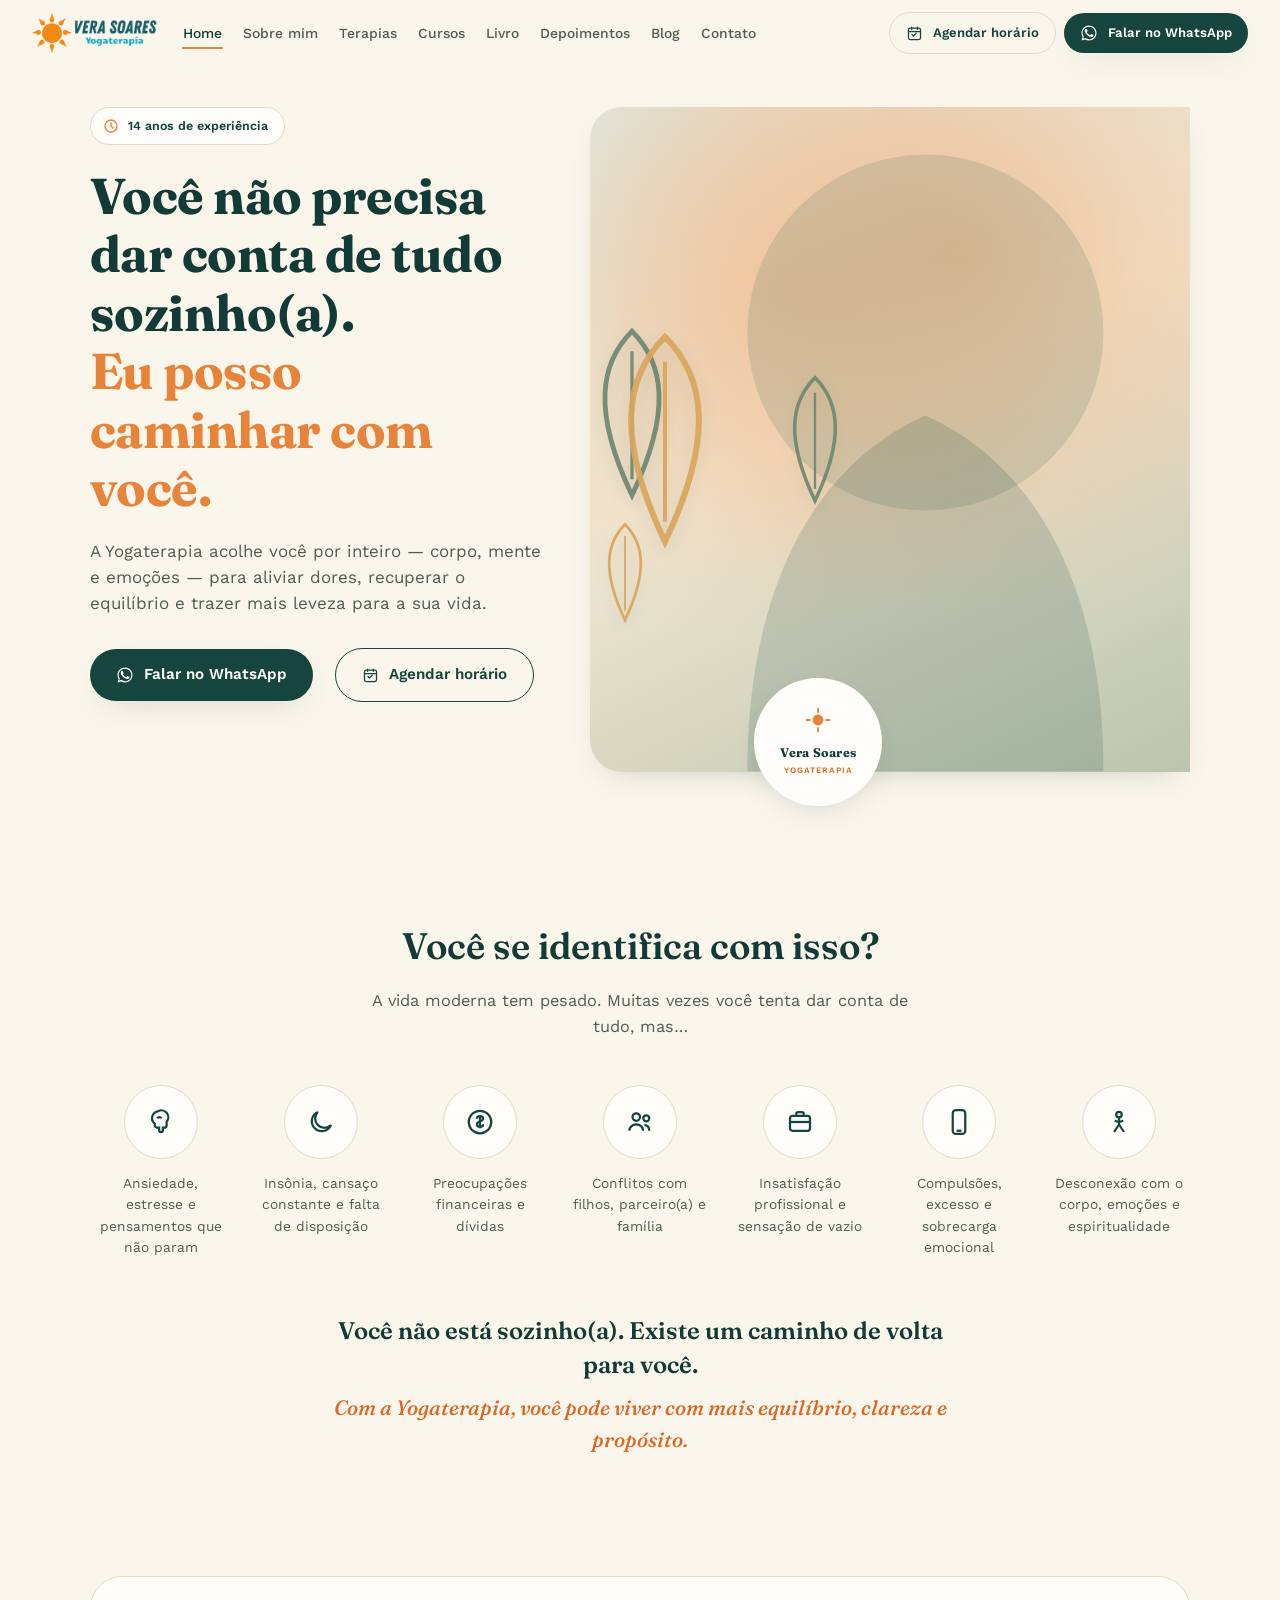
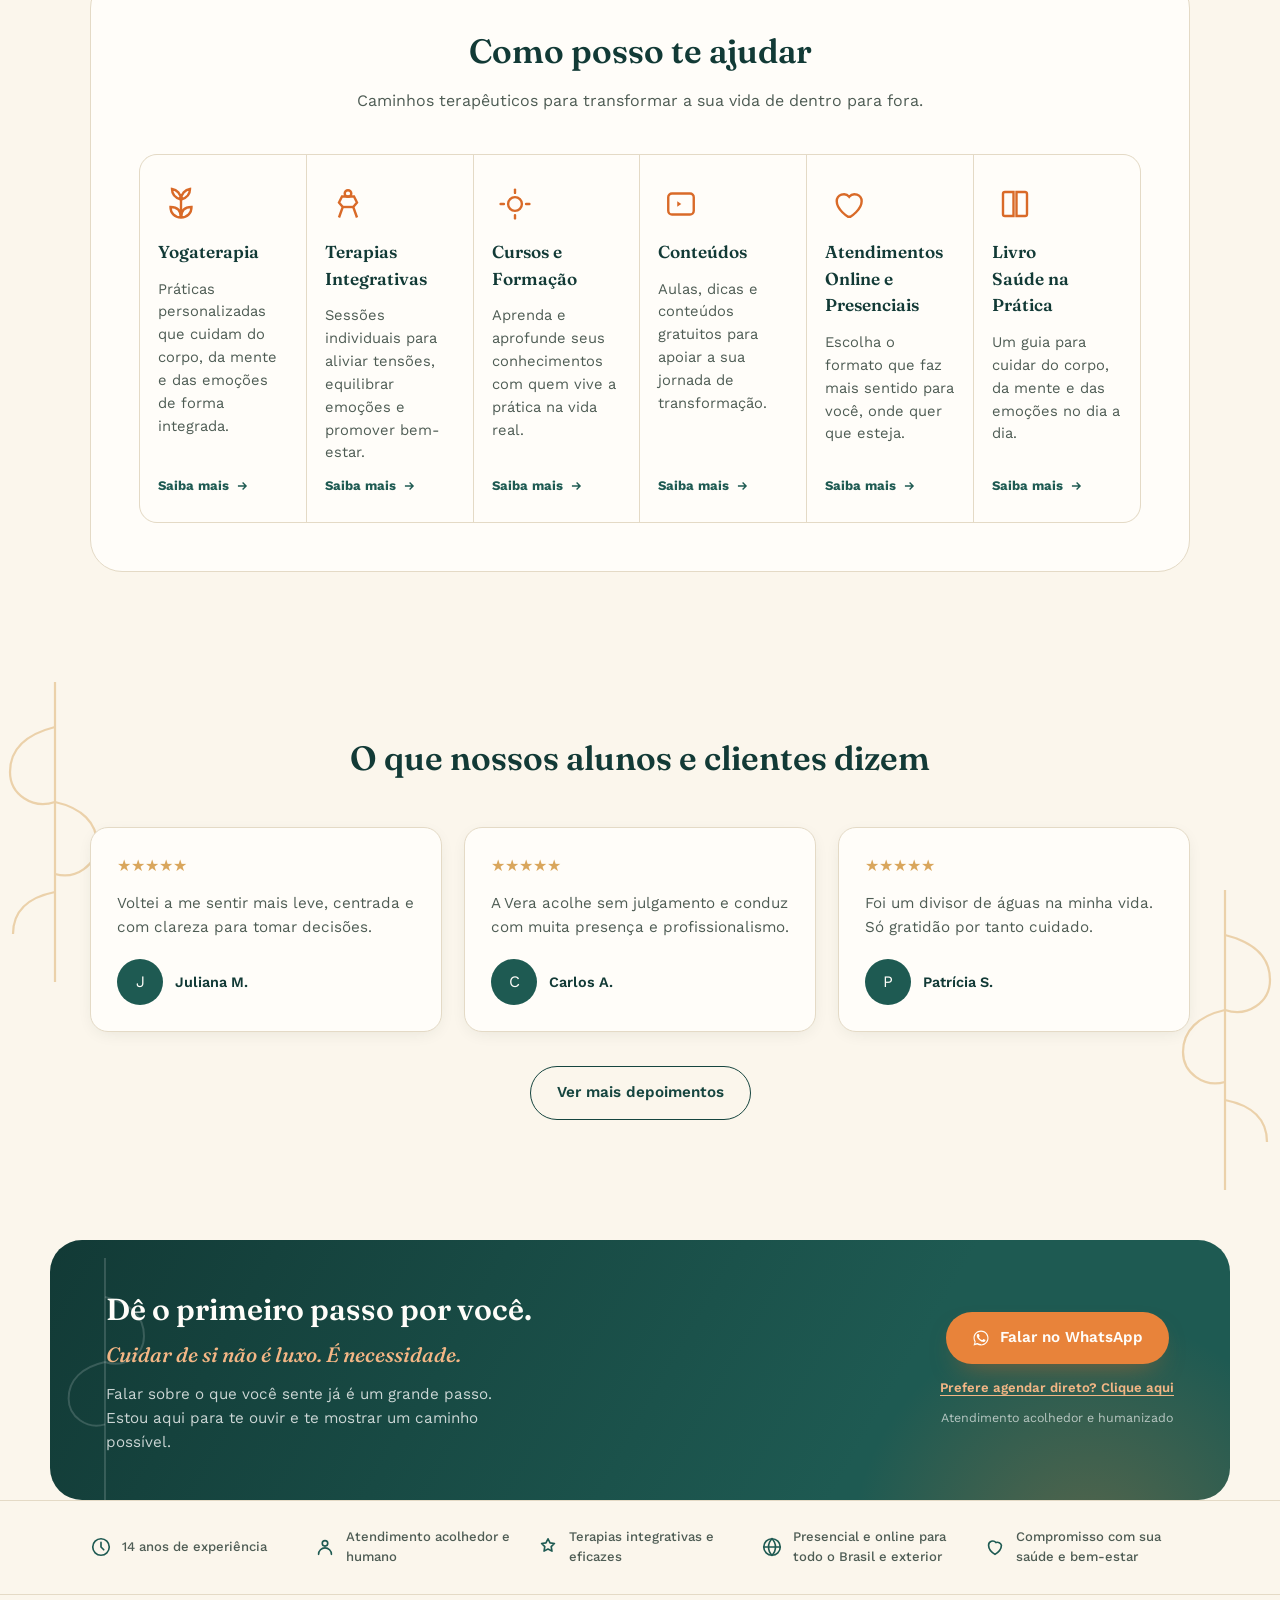
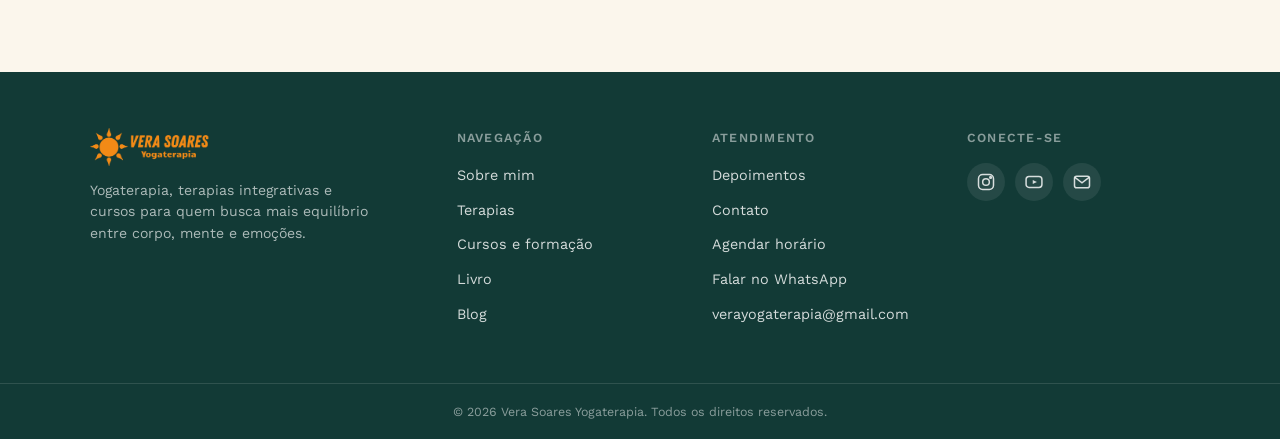
<file: preview-home.html>
<!DOCTYPE html>
<html lang="pt-BR">
<head>
<meta charset="UTF-8">
<meta name="viewport" content="width=device-width, initial-scale=1.0">
<title>Vera Soares Yogaterapia | Você não precisa dar conta de tudo sozinho(a)</title>
<meta name="description" content="Yogaterapia e terapias integrativas para aliviar dores, recuperar o equilíbrio e trazer mais leveza para a sua vida. 14 anos de experiência com Vera Soares.">
<link rel="preconnect" href="https://fonts.googleapis.com">
<style>
/* ===========================================================
   VERA SOARES YOGATERAPIA — design tokens & estilos globais
   =========================================================== */

@import url('https://fonts.googleapis.com/css2?family=Fraunces:ital,opsz,wght@0,9..144,400;0,9..144,500;0,9..144,600;0,9..144,700;1,9..144,400;1,9..144,500&family=Work+Sans:wght@400;500;600;700&display=swap');

:root{
  /* cor */
  --cream:        #FBF6EC;
  --cream-dark:   #F1E7D3;
  --paper:        #FFFDF9;
  --teal-900:     #123A36;
  --teal-800:     #16453F;
  --teal-700:     #1E5A52;
  --teal-500:     #2F7A6E;
  --teal-100:     #DCEAE5;
  --orange-600:   #D96A28;
  --orange-500:   #E8833A;
  --orange-300:   #F3B685;
  --sage-600:     #6F8871;
  --sage-400:     #9DB29B;
  --gold-400:     #D9A65C;
  --ink:          #223029;
  --ink-soft:     #4E5C54;
  --ink-faint:    #8A968E;
  --line:         #E4DAC6;

  /* tipografia */
  --font-display: 'Fraunces', Georgia, serif;
  --font-body: 'Work Sans', -apple-system, BlinkMacSystemFont, 'Segoe UI', sans-serif;

  /* layout */
  --max-w: 1180px;
  --radius-sm: 10px;
  --radius-md: 18px;
  --radius-lg: 32px;
  --shadow-soft: 0 12px 32px -16px rgba(18, 58, 54, 0.25);
  --shadow-card: 0 4px 18px -6px rgba(34, 48, 41, 0.12);
}

*, *::before, *::after{ box-sizing: border-box; }
html{ scroll-behavior: smooth; }
body{
  margin: 0;
  font-family: var(--font-body);
  color: var(--ink);
  background: var(--cream);
  line-height: 1.55;
  -webkit-font-smoothing: antialiased;
}
img{ max-width: 100%; display: block; }
a{ color: inherit; text-decoration: none; }
ul{ margin: 0; padding: 0; list-style: none; }
h1,h2,h3,h4{ font-family: var(--font-display); margin: 0; color: var(--teal-900); font-weight: 600; }
p{ margin: 0; }
section{ position: relative; }

:focus-visible{
  outline: 2.5px solid var(--orange-500);
  outline-offset: 3px;
  border-radius: 4px;
}

.wrap{
  max-width: var(--max-w);
  margin: 0 auto;
  padding: 0 clamp(20px, 4vw, 40px);
}

.eyebrow{
  font-family: var(--font-body);
  font-weight: 600;
  font-size: 0.72rem;
  letter-spacing: 0.14em;
  text-transform: uppercase;
  color: var(--teal-700);
}

.script-line{
  font-family: var(--font-display);
  font-style: italic;
  font-weight: 500;
  color: var(--orange-600);
  font-optical-sizing: auto;
}

@media (prefers-reduced-motion: reduce){
  *{ animation-duration: 0.001ms !important; animation-iteration-count: 1 !important; transition-duration: 0.001ms !important; scroll-behavior: auto !important; }
}

/* ---------- botões ---------- */
.btn{
  display: inline-flex;
  align-items: center;
  gap: 10px;
  font-family: var(--font-body);
  font-weight: 600;
  font-size: 0.95rem;
  padding: 14px 26px;
  border-radius: 999px;
  border: none;
  cursor: pointer;
  transition: transform .25s ease, box-shadow .25s ease, background-color .25s ease;
  white-space: nowrap;
}
.btn:hover{ transform: translateY(-2px); }
.btn-whatsapp{
  background: var(--teal-800);
  color: var(--paper);
  box-shadow: var(--shadow-soft);
}
.btn-whatsapp:hover{ background: var(--teal-700); }
.btn-whatsapp svg{ flex: none; }
.btn-outline{
  background: transparent;
  color: var(--teal-800);
  border: 1.5px solid var(--teal-800);
}
.btn-outline:hover{ background: var(--teal-800); color: var(--paper); }
.btn-orange{
  background: var(--orange-500);
  color: var(--paper);
  box-shadow: 0 12px 28px -14px rgba(217, 106, 40, 0.65);
}
.btn-orange:hover{ background: var(--orange-600); }

/* ===========================================================
   HEADER
   =========================================================== */
.site-header{
  position: sticky;
  top: 0;
  z-index: 100;
  border-bottom: 1px solid transparent;
  transition: border-color .3s ease, box-shadow .3s ease;
}
/* o blur fica num pseudo-elemento (não no header em si) para que o header
   NÃO vire "containing block" de elementos position:fixed dentro dele —
   isso é o que fazia o menu mobile ficar preso à altura do cabeçalho. */
.site-header::before{
  content: "";
  position: absolute;
  inset: 0;
  z-index: -1;
  background: rgba(251, 246, 236, 0.88);
  backdrop-filter: blur(10px);
}
.site-header.scrolled{
  border-bottom-color: var(--line);
  box-shadow: 0 8px 24px -20px rgba(18,58,54,0.4);
}
.header-inner{
  max-width: 1320px;
  margin: 0 auto;
  padding: 12px clamp(20px, 3vw, 32px);
  display: flex;
  align-items: center;
  gap: 18px;
}
.logo{ display: flex; align-items: center; margin-right: 6px; flex: none; }
.logo-img{ height: 40px; width: auto; display: block; }
.footer-logo-img{ height: 38px; width: auto; display: block; margin-bottom: 14px; }

.main-nav{ margin-right: auto; }
.main-nav ul{ display: flex; align-items: center; gap: 19px; }
.main-nav a{
  font-size: 0.87rem;
  font-weight: 500;
  color: var(--ink-soft);
  position: relative;
  padding: 6px 1px;
  white-space: nowrap;
  transition: color .2s ease;
}
.main-nav a::after{
  content: "";
  position: absolute; left: 0; right: 100%; bottom: -2px;
  height: 2px; background: var(--orange-500);
  transition: right .25s ease;
}
.main-nav a:hover, .main-nav a.active{ color: var(--teal-900); }
.main-nav a:hover::after, .main-nav a.active::after{ right: 0; }

.header-ctas{ display: flex; align-items: center; gap: 8px; flex: none; }
.header-cta{ padding: 10px 16px; font-size: 0.82rem; }
.header-ctas .btn-outline{ border-color: var(--line); color: var(--teal-800); }
.header-ctas .btn-outline:hover{ background: var(--teal-800); border-color: var(--teal-800); color: var(--paper); }
.nav-mobile-cta{ display: none; }
.nav-toggle{
  display: none;
  flex-direction: column;
  justify-content: center;
  gap: 5px;
  width: 38px; height: 38px;
  background: none; border: none; cursor: pointer;
}
.nav-toggle span{ width: 22px; height: 2px; background: var(--teal-900); transition: transform .3s ease, opacity .3s ease; }
.nav-toggle.open span:nth-child(1){ transform: translateY(7px) rotate(45deg); }
.nav-toggle.open span:nth-child(2){ opacity: 0; }
.nav-toggle.open span:nth-child(3){ transform: translateY(-7px) rotate(-45deg); }

@media (max-width: 1160px){
  .main-nav{
    position: fixed; top: 68px; right: 0; bottom: 0; left: 0;
    background: var(--paper);
    transform: translateY(-8px);
    opacity: 0; visibility: hidden;
    transition: opacity .25s ease, transform .25s ease, visibility .25s ease;
    overflow-y: auto;
    padding: 10px 0 40px;
  }
  .main-nav.open{ opacity: 1; visibility: visible; transform: translateY(0); }
  .main-nav ul{ flex-direction: column; align-items: flex-start; gap: 0; padding: 10px clamp(20px,6vw,40px); }
  .main-nav a{ display: block; width: 100%; padding: 14px 0; border-bottom: 1px solid var(--line); }
  .header-cta{ display: none; }
  .header-ctas{ display: none; }
  .nav-toggle{ display: flex; }
  .nav-mobile-cta{ display: flex; flex-direction: column; gap: 10px; padding: 18px 0 6px; border-bottom: none; align-self: stretch; width: 100%; }
  .nav-mobile-cta a{ border-bottom: none; width: 100%; justify-content: center; }
  .main-nav .nav-mobile-cta a{ display: inline-flex; align-items: center; color: var(--paper); }
}

/* ===========================================================
   HERO — "respiração" como assinatura de movimento
   =========================================================== */
.hero{
  position: relative;
  padding: clamp(24px, 4vw, 40px) 0 56px;
  background: var(--cream);
}
.hero-grid{
  display: grid;
  grid-template-columns: minmax(340px, 0.86fr) 1.14fr;
  gap: clamp(24px, 4vw, 48px);
  align-items: center;
}
.hero-content{ padding-bottom: clamp(40px, 6vw, 70px); }
.hero-badge{
  display: inline-flex;
  align-items: center;
  gap: 9px;
  background: var(--paper);
  border: 1px solid var(--line);
  padding: 8px 16px 8px 12px;
  border-radius: 999px;
  font-size: 0.78rem;
  font-weight: 600;
  color: var(--teal-800);
  margin-bottom: 22px;
}
.hero-badge svg{ color: var(--orange-500); }

.hero h1{
  font-size: clamp(2.1rem, 4vw, 3.15rem);
  line-height: 1.16;
  font-weight: 700;
  letter-spacing: -0.01em;
  color: var(--teal-900);
}
.hero h1 .accent{ display: block; color: var(--orange-500); font-style: normal; font-weight: 700; }

.hero-copy{
  margin-top: 20px;
  max-width: 46ch;
  font-size: 1.06rem;
  color: var(--ink-soft);
}
.hero-actions{
  margin-top: 32px;
  display: flex;
  align-items: center;
  gap: 22px;
  flex-wrap: wrap;
}

/* --- visual: foto retangular sangrando à direita, com folhagem por cima
       e o medalhão da marca sobreposto na base, igual à referência --- */
.hero-visual{
  position: relative;
  align-self: stretch;
  min-height: clamp(360px, 46vw, 560px);
  overflow: visible;
}
.hero-photo{
  position: relative;
  height: 100%;
  min-height: clamp(360px, 46vw, 560px);
}
.hero-photo-clip{
  position: relative;
  height: 100%;
  min-height: clamp(360px, 46vw, 560px);
  border-radius: var(--radius-lg) 0 0 var(--radius-lg);
  overflow: hidden;
  background:
    radial-gradient(circle at 32% 28%, rgba(243,182,133,0.55), transparent 55%),
    linear-gradient(155deg, var(--teal-100) 0%, var(--cream-dark) 45%, var(--sage-400) 130%);
  box-shadow: var(--shadow-soft);
}
.hero-photo-clip svg{ position: absolute; inset: 0; width: 100%; height: 100%; }

.hero-photo .leaf-overlay{
  position: absolute; inset: 0;
  pointer-events: none;
}
.leaf{
  position: absolute;
  color: var(--sage-600);
  opacity: 0.92;
  animation: sway ease-in-out infinite;
  transform-origin: 50% 85%;
  filter: drop-shadow(0 6px 10px rgba(18,58,54,0.12));
}
.leaf.l1{ top: -4%;  left: -3%;  width: 120px; animation-duration: 7.5s; }
.leaf.l2{ bottom: -4%; right: -3%; width: 150px; animation-duration: 9s; animation-delay: .6s; color: var(--gold-400); }
.leaf.l3{ bottom: 6%; left: 30%; width: 90px; animation-duration: 6.4s; animation-delay: 1.1s; }
.leaf.l4{ top: 20%; right: 6%; width: 70px; animation-duration: 8.2s; animation-delay: .3s; color: var(--gold-400); }
@keyframes sway{
  0%, 100%{ transform: rotate(-3deg) translateY(0); }
  50%{ transform: rotate(3deg) translateY(-6px); }
}

.hero-medallion{
  position: absolute;
  left: 38%; bottom: -34px;
  transform: translateX(-50%);
  width: 128px; height: 128px;
  border-radius: 50%;
  background: var(--paper);
  box-shadow: var(--shadow-soft);
  display: grid; place-items: center;
  text-align: center;
  z-index: 3;
  animation: breathe 8s ease-in-out infinite;
}
.hero-medallion .m-sun{ margin-bottom: 2px; }
.hero-medallion .m-title{ font-family: var(--font-display); font-weight: 700; font-size: 0.78rem; color: var(--teal-900); letter-spacing: 0.02em; }
.hero-medallion .m-sub{ font-size: 0.52rem; letter-spacing: 0.12em; text-transform: uppercase; color: var(--orange-600); font-weight: 600; margin-top: 2px; }
@keyframes breathe{
  0%, 100%{ transform: translateX(-50%) scale(1); }
  50%{ transform: translateX(-50%) scale(1.035); }
}

@media (max-width: 980px){
  .hero-grid{ grid-template-columns: 1fr; }
  .hero-content{ padding-bottom: 0; order: 1; }
  .hero-visual{ order: 0; min-height: 340px; margin: 0 -20px; }
  .hero-photo-clip{ border-radius: 0; min-height: 340px; }
  .hero-medallion{ left: 50%; }
}

/* ===========================================================
   "Você se identifica com isso?"
   =========================================================== */
.identify{ padding: clamp(60px,7vw,90px) 0 clamp(20px,4vw,40px); text-align: center; }
.identify h2{ font-size: clamp(1.7rem, 3vw, 2.3rem); }
.identify .sub{ margin: 14px auto 0; max-width: 56ch; color: var(--ink-soft); font-size: 1.02rem; }

.identify-grid{
  margin-top: 46px;
  display: grid;
  grid-template-columns: repeat(auto-fit, minmax(130px, 1fr));
  gap: 28px 18px;
}
.identify-item{ display: flex; flex-direction: column; align-items: center; gap: 14px; }
.identify-icon{
  width: 74px; height: 74px;
  border-radius: 50%;
  display: grid; place-items: center;
  background: var(--paper);
  border: 1.5px solid var(--line);
  color: var(--teal-800);
  transition: transform .3s ease, box-shadow .3s ease, border-color .3s ease;
}
.identify-item:hover .identify-icon{
  transform: translateY(-4px);
  box-shadow: var(--shadow-card);
  border-color: var(--orange-300);
  color: var(--orange-600);
}
.identify-item span{ font-size: 0.86rem; color: var(--ink-soft); max-width: 15ch; }

.identify-message{
  margin: 56px auto 0;
  max-width: 62ch;
}
.identify-message h3{ font-size: clamp(1.2rem, 2vw, 1.5rem); line-height: 1.4; }
.identify-message .script-line{ display: block; margin-top: 10px; font-size: clamp(1.05rem, 1.8vw, 1.3rem); }

/* ===========================================================
   "Como posso te ajudar"
   =========================================================== */
.help{ padding: clamp(56px,7vw,80px) 0; }
.help-panel{
  background: var(--paper);
  border: 1px solid var(--line);
  border-radius: var(--radius-lg);
  padding: clamp(28px, 4vw, 48px);
}
.help-head{ text-align: center; max-width: 60ch; margin: 0 auto; }
.help-head h2{ font-size: clamp(1.6rem, 3vw, 2.1rem); }
.help-head p{ margin-top: 12px; color: var(--ink-soft); }

.help-grid{
  margin-top: 40px;
  display: grid;
  grid-template-columns: repeat(6, 1fr);
  gap: 1px;
  background: var(--line);
  border: 1px solid var(--line);
  border-radius: var(--radius-md);
  overflow: hidden;
}
.help-card{
  background: var(--paper);
  padding: 26px 18px;
  display: flex;
  flex-direction: column;
  gap: 12px;
  transition: background-color .25s ease;
}
.help-card:hover{ background: var(--cream); }
.help-icon{ width: 46px; height: 46px; display: grid; place-items: center; color: var(--orange-600); }
.help-card h3{ font-size: 1.08rem; }
.help-card p{ color: var(--ink-soft); font-size: 0.92rem; flex: 1; }
.help-card .more{
  font-size: 0.82rem; font-weight: 700; color: var(--teal-700);
  display: inline-flex; align-items: center; gap: 6px;
  width: fit-content;
}
.help-card .more svg{ transition: transform .2s ease; }
.help-card:hover .more svg{ transform: translateX(3px); }

@media (max-width: 1080px){
  .help-grid{ grid-template-columns: repeat(3, 1fr); }
}
@media (max-width: 640px){
  .help-grid{ grid-template-columns: repeat(2, 1fr); }
}
@media (max-width: 420px){
  .help-grid{ grid-template-columns: 1fr; }
}

/* ===========================================================
   Depoimentos
   =========================================================== */
.testimonials{ padding: clamp(56px,7vw,80px) 0; position: relative; overflow: hidden; }
.testimonials h2{ text-align: center; font-size: clamp(1.6rem, 3vw, 2.1rem); margin-bottom: 42px; }
.testimonials .branch{
  position: absolute;
  width: 150px;
  color: var(--gold-400);
  opacity: 0.45;
  pointer-events: none;
}
.testimonials .branch.left{ left: -20px; top: 30px; transform: scaleX(-1); }
.testimonials .branch.right{ right: -20px; bottom: 10px; }
@media (max-width: 900px){ .testimonials .branch{ display: none; } }

.t-grid{
  display: grid;
  grid-template-columns: repeat(3, 1fr);
  gap: 22px;
}
.t-card{
  background: var(--paper);
  border: 1px solid var(--line);
  border-radius: var(--radius-md);
  padding: 26px;
  box-shadow: var(--shadow-card);
}
.t-stars{ color: var(--gold-400); display: flex; gap: 3px; margin-bottom: 14px; }
.t-quote{ color: var(--ink-soft); font-size: 0.95rem; }
.t-person{ display: flex; align-items: center; gap: 12px; margin-top: 20px; }
.t-avatar{
  width: 46px; height: 46px; border-radius: 50%;
  display: grid; place-items: center;
  color: var(--paper);
  background: var(--teal-700);
  flex: none;
}
.t-name{ font-weight: 600; font-size: 0.9rem; color: var(--teal-900); }

.t-more{ text-align: center; margin-top: 34px; }

@media (max-width: 860px){ .t-grid{ grid-template-columns: 1fr; } }

/* ===========================================================
   CTA faixa final
   =========================================================== */
.cta-band{
  margin: clamp(20px,4vw,40px) auto 0;
  max-width: var(--max-w);
  border-radius: var(--radius-lg);
  background: linear-gradient(120deg, var(--teal-900), var(--teal-700) 70%);
  padding: clamp(30px, 4vw, 46px) clamp(28px, 5vw, 56px);
  display: flex;
  align-items: center;
  justify-content: space-between;
  gap: 30px;
  position: relative;
  overflow: hidden;
}
.cta-band::before{
  content: "";
  position: absolute; inset: 0;
  background: radial-gradient(circle 340px at 88% 120%, rgba(232,131,58,0.28), transparent 70%);
  animation: breathe 8s ease-in-out infinite;
}
.cta-band .cta-leaf{
  position: absolute; left: -10px; bottom: -18px;
  width: 130px; color: rgba(255,255,255,0.16);
  z-index: 0;
}
.cta-text{ position: relative; z-index: 1; }
.cta-text h2{ color: var(--paper); font-size: clamp(1.4rem, 2.6vw, 1.9rem); }
.cta-text .script-line{ display: block; color: var(--orange-300); margin: 6px 0 12px; font-size: clamp(1.05rem,2vw,1.3rem); }
.cta-text p{ color: rgba(255,255,255,0.78); max-width: 46ch; font-size: 0.95rem; }
.cta-actions{ position: relative; z-index: 1; text-align: center; flex: none; }
.cta-actions .micro{ margin-top: 10px; font-size: 0.78rem; color: rgba(255,255,255,0.65); }
.cta-agendar-link{
  display: block;
  margin-top: 14px;
  font-size: 0.82rem;
  font-weight: 600;
  color: var(--orange-300);
  text-decoration: underline;
  text-underline-offset: 3px;
}
.cta-agendar-link:hover{ color: var(--paper); }

@media (max-width: 760px){
  .cta-band{ flex-direction: column; text-align: center; align-items: center; }
}

/* ===========================================================
   FOOTER
   =========================================================== */
.site-footer{ margin-top: clamp(50px,6vw,80px); }

.trust-bar{
  background: var(--cream);
  border-top: 1px solid var(--line);
  border-bottom: 1px solid var(--line);
  padding: 26px 0;
}
.trust-bar-inner{
  max-width: var(--max-w);
  margin: 0 auto;
  padding: 0 clamp(20px,4vw,40px);
  display: grid;
  grid-template-columns: repeat(5, 1fr);
  gap: 18px;
}
.trust-item{
  display: flex; align-items: center; gap: 10px;
  font-size: 0.82rem; color: var(--ink-soft); font-weight: 500;
}
.trust-item svg{ color: var(--teal-700); flex: none; }

.footer-dark{ background: var(--teal-900); color: rgba(255,255,255,0.86); }

@media (max-width: 980px){ .trust-bar{ grid-template-columns: repeat(2, 1fr); } }
@media (max-width: 560px){ .trust-bar{ grid-template-columns: 1fr; } }

.footer-main{
  max-width: var(--max-w);
  margin: 0 auto;
  padding: clamp(36px,5vw,56px) clamp(20px,4vw,40px);
  display: grid;
  grid-template-columns: 1.5fr 1fr 1fr 1fr;
  gap: 32px;
}
.footer-logo-title{ color: var(--paper); }
.footer-logo-sub{ display: block; margin-top: 2px; }
.footer-brand p{ margin-top: 14px; font-size: 0.88rem; color: rgba(255,255,255,0.65); max-width: 32ch; }
.footer-col h4{ font-family: var(--font-body); font-size: 0.78rem; letter-spacing: 0.1em; text-transform: uppercase; color: rgba(255,255,255,0.5); margin-bottom: 16px; }
.footer-col ul{ display: flex; flex-direction: column; gap: 10px; }
.footer-col a{ font-size: 0.9rem; color: rgba(255,255,255,0.82); transition: color .2s ease; }
.footer-col a:hover{ color: var(--orange-300); }
.social-row{ display: flex; gap: 10px; }
.social-link{
  width: 38px; height: 38px; border-radius: 50%;
  display: grid; place-items: center;
  background: rgba(255,255,255,0.08);
  transition: background-color .2s ease, transform .2s ease;
}
.social-link:hover{ background: var(--orange-500); transform: translateY(-2px); }

.footer-bottom{
  border-top: 1px solid rgba(255,255,255,0.12);
  padding: 18px clamp(20px,4vw,40px);
  text-align: center;
  font-size: 0.78rem;
  color: rgba(255,255,255,0.5);
}

@media (max-width: 860px){
  .footer-main{ grid-template-columns: 1fr 1fr; }
}
@media (max-width: 560px){
  .footer-main{ grid-template-columns: 1fr; }
}

/* ===========================================================
   Genérico: banner interno (para as próximas páginas do site)
   =========================================================== */
.page-banner{
  position: relative;
  overflow: hidden;
  padding: clamp(52px,7vw,84px) 0;
  background:
    radial-gradient(ellipse 700px 400px at 85% 0%, var(--teal-100) 0%, transparent 60%),
    var(--cream);
  text-align: center;
}
.page-banner .eyebrow{ justify-content: center; display: flex; }
.page-banner h1{ margin-top: 14px; font-size: clamp(2rem, 4vw, 2.8rem); }
.page-banner .post-meta{ justify-content: center; margin-top: 18px; }
.page-banner p{ margin: 16px auto 0; max-width: 56ch; color: var(--ink-soft); }
.page-banner-actions{
  display: flex;
  justify-content: center;
  flex-wrap: wrap;
  gap: 14px;
  margin-top: 28px;
}

.category-filter-section{ padding: 0 0 clamp(48px,6vw,72px); background: var(--cream); }
.category-filter-section .category-pills{ margin-top: 0; }

/* ===========================================================
   BLOG — listagem
   =========================================================== */
.category-pills{
  display: flex;
  flex-wrap: wrap;
  justify-content: center;
  gap: 10px;
  margin-top: 30px;
}
.category-pills button{
  font-family: var(--font-body);
  font-size: 0.82rem;
  font-weight: 600;
  padding: 9px 18px;
  border-radius: 999px;
  border: 1.5px solid var(--line);
  background: var(--paper);
  color: var(--ink-soft);
  cursor: pointer;
  transition: all .2s ease;
}
.category-pills button:hover{ border-color: var(--orange-300); color: var(--teal-800); }
.category-pills button.active{ background: var(--teal-800); border-color: var(--teal-800); color: var(--paper); }

.blog-section{ padding: clamp(48px,6vw,72px) 0; }

.blog-featured{
  display: grid;
  grid-template-columns: 1.1fr 1fr;
  gap: clamp(28px, 4vw, 48px);
  align-items: center;
  background: var(--paper);
  border: 1px solid var(--line);
  border-radius: var(--radius-lg);
  padding: clamp(18px, 2.4vw, 28px);
  margin-bottom: clamp(40px, 6vw, 64px);
}
.blog-featured-media{
  position: relative;
  aspect-ratio: 4 / 3.1;
  border-radius: var(--radius-md);
  overflow: hidden;
}
.blog-featured-media svg{ position: absolute; inset: 0; width: 100%; height: 100%; }
.blog-featured-body .tag-pill{ margin-bottom: 16px; }
.blog-featured-body h2{ font-size: clamp(1.4rem, 2.6vw, 1.9rem); line-height: 1.25; }
.blog-featured-body p{ margin-top: 14px; color: var(--ink-soft); }
.blog-featured-body .post-meta{ margin-top: 18px; }
.blog-featured-body .more{ margin-top: 20px; }

.tag-pill{
  display: inline-flex;
  align-items: center;
  font-size: 0.72rem;
  font-weight: 700;
  letter-spacing: 0.08em;
  text-transform: uppercase;
  color: var(--orange-600);
  background: rgba(232,131,58,0.12);
  padding: 6px 13px;
  border-radius: 999px;
}

.post-meta{
  display: flex;
  align-items: center;
  gap: 8px;
  font-size: 0.82rem;
  color: var(--ink-faint);
}
.post-meta .dot-sep{ width: 3px; height: 3px; border-radius: 50%; background: var(--ink-faint); }

.blog-grid{
  display: grid;
  grid-template-columns: repeat(3, 1fr);
  gap: 26px;
}
.blog-card{
  display: flex;
  flex-direction: column;
  background: var(--paper);
  border: 1px solid var(--line);
  border-radius: var(--radius-md);
  overflow: hidden;
  transition: transform .25s ease, box-shadow .25s ease;
}
.blog-card:hover{ transform: translateY(-5px); box-shadow: var(--shadow-card); }
.blog-card-media{ position: relative; aspect-ratio: 4 / 2.7; }
.blog-card-media svg{ position: absolute; inset: 0; width: 100%; height: 100%; }
.blog-card-body{ padding: 22px; display: flex; flex-direction: column; gap: 12px; flex: 1; }
.blog-card-body h3{ font-size: 1.08rem; line-height: 1.35; }
.blog-card-body p{ color: var(--ink-soft); font-size: 0.9rem; flex: 1; }
.blog-card-body .more{
  font-size: 0.82rem; font-weight: 700; color: var(--teal-700);
  display: inline-flex; align-items: center; gap: 6px; width: fit-content;
}
.blog-card-body .more svg{ transition: transform .2s ease; }
.blog-card:hover .more svg{ transform: translateX(3px); }

@media (max-width: 980px){
  .blog-featured{ grid-template-columns: 1fr; }
  .blog-grid{ grid-template-columns: repeat(2, 1fr); }
}
@media (max-width: 620px){
  .blog-grid{ grid-template-columns: 1fr; }
}

.load-more{ text-align: center; margin-top: 44px; }

/* ===========================================================
   BLOG — post individual
   =========================================================== */
.post-banner{ padding-bottom: 0; }
.post-banner .post-meta{ justify-content: center; margin-top: 18px; }

.post-cover{
  max-width: var(--max-w);
  margin: clamp(28px,4vw,40px) auto 0;
  padding: 0 clamp(20px,4vw,40px);
}
.post-cover-media{
  position: relative;
  aspect-ratio: 21 / 8;
  border-radius: var(--radius-lg);
  overflow: hidden;
  box-shadow: var(--shadow-soft);
}
.post-cover-media svg{ position: absolute; inset: 0; width: 100%; height: 100%; }

.post-layout{
  max-width: 760px;
  margin: 0 auto;
  padding: clamp(40px,6vw,64px) clamp(20px,4vw,40px) 0;
}
.article-body{ color: var(--ink-soft); font-size: 1.06rem; line-height: 1.8; }
.article-body h2{
  color: var(--teal-900);
  font-size: clamp(1.3rem, 2.2vw, 1.6rem);
  margin: 42px 0 16px;
}
.article-body p{ margin: 0 0 20px; }
.article-body ul{ margin: 0 0 20px; padding-left: 22px; list-style: disc; }
.article-body li{ margin-bottom: 8px; }
.article-body strong{ color: var(--teal-900); }

.pull-quote{
  margin: 36px 0;
  padding: 4px 0 4px 26px;
  border-left: 3px solid var(--orange-400, var(--orange-500));
}
.pull-quote p{
  font-family: var(--font-display);
  font-style: italic;
  font-weight: 500;
  color: var(--orange-600);
  font-size: clamp(1.15rem, 2vw, 1.4rem);
  line-height: 1.5;
}

.post-tags{ display: flex; flex-wrap: wrap; gap: 8px; margin: 36px 0 0; }
.post-tags .tag-pill{ background: var(--cream-dark); color: var(--teal-800); }

.share-row{
  display: flex; align-items: center; gap: 12px;
  margin: 28px 0 0; padding-top: 24px;
  border-top: 1px solid var(--line);
}
.share-row span{ font-size: 0.82rem; color: var(--ink-faint); font-weight: 600; }
.share-row a{
  width: 36px; height: 36px; border-radius: 50%;
  display: grid; place-items: center;
  background: var(--cream-dark); color: var(--teal-800);
  transition: background-color .2s ease, color .2s ease;
}
.share-row a:hover{ background: var(--teal-800); color: var(--paper); }

.author-box{
  display: flex;
  gap: 18px;
  align-items: center;
  margin: 48px 0 0;
  padding: 26px;
  background: var(--paper);
  border: 1px solid var(--line);
  border-radius: var(--radius-md);
}
.author-avatar{
  width: 64px; height: 64px; border-radius: 50%;
  background: var(--teal-700);
  display: grid; place-items: center;
  color: var(--paper); font-family: var(--font-display); font-weight: 700; font-size: 1.3rem;
  flex: none;
}
.author-box h4{ font-size: 1rem; }
.author-box p{ font-size: 0.88rem; color: var(--ink-soft); margin-top: 4px; }

.related{ padding: clamp(56px,7vw,80px) 0; }
.related h2{ text-align: center; font-size: clamp(1.4rem, 2.4vw, 1.8rem); margin-bottom: 36px; }

/* utilitário de pulso usado em pequenos indicadores */
@keyframes soft-pulse{
  0%, 100%{ transform: scale(1); opacity: 1; }
  50%{ transform: scale(1.35); opacity: 0.55; }
}

/* reveal ao rolar */
.reveal{ opacity: 0; transform: translateY(18px); transition: opacity .7s ease, transform .7s ease; }
.reveal.in{ opacity: 1; transform: translateY(0); }

</style>
</head>
<body>

<div id="site-header"></div>

<script>
/* ---- Configuração editável do banner desta página ---- */
window.PAGE_BANNER = {
  eyebrow: { icon: "clock", text: "14 anos de experiência" },
  title: "Você não precisa dar conta de tudo sozinho(a).",
  titleAccent: "Eu posso caminhar com você.",
  subtitle: "A Yogaterapia acolhe você por inteiro — corpo, mente e emoções — para aliviar dores, recuperar o equilíbrio e trazer mais leveza para a sua vida.",
  buttons: [
    { label: "Falar no WhatsApp", href: "https://wa.me/5543999617095", style: "whatsapp", icon: "whatsapp" },
    { label: "Agendar horário", href: "https://whatsagenda.com.br/vera-soares-yogaterapia", style: "outline", icon: "calendar" }
  ],
  photo: {
    illustration: "sun",   // troque por { image: "img/vera-soares.jpg" } quando tiver a foto real
    leaves: true,
    medallion: { title: "Vera Soares", sub: "Yogaterapia" }
  }
};
</script>
<div id="page-banner"></div>

<main>

  <!-- ===================== VOCÊ SE IDENTIFICA ===================== -->
  <section class="identify">
    <div class="wrap">
      <h2 class="reveal">Você se identifica com isso?</h2>
      <p class="sub reveal">A vida moderna tem pesado. Muitas vezes você tenta dar conta de tudo, mas&hellip;</p>

      <div class="identify-grid">
        <div class="identify-item reveal">
          <div class="identify-icon"><svg width="30" height="30" viewBox="0 0 24 24" fill="none" stroke="currentColor" stroke-width="1.8"><path d="M9.5 3.5a5.5 5.5 0 0 1 7 8.3v2.7a2 2 0 0 1-2 2h-1v2a1.5 1.5 0 0 1-3 0v-2H9a2 2 0 0 1-2-2v-1.2A5.5 5.5 0 0 1 9.5 3.5Z"/><path d="M9 9c1-1.2 2.6-1.2 3.4 0"/></svg></div>
          <span>Ansiedade, estresse e pensamentos que não param</span>
        </div>
        <div class="identify-item reveal">
          <div class="identify-icon"><svg width="30" height="30" viewBox="0 0 24 24" fill="none" stroke="currentColor" stroke-width="1.8"><path d="M20 14.5A8 8 0 1 1 9.5 4a6.4 6.4 0 0 0 10.5 10.5Z"/></svg></div>
          <span>Insônia, cansaço constante e falta de disposição</span>
        </div>
        <div class="identify-item reveal">
          <div class="identify-icon"><svg width="30" height="30" viewBox="0 0 24 24" fill="none" stroke="currentColor" stroke-width="1.8"><circle cx="12" cy="12" r="9"/><path d="M12 7v10M9.5 9.3c0-1.3 1.1-2 2.5-2s2.5.8 2.5 2c0 2.4-5 1.8-5 4.4 0 1.2 1.1 2.1 2.5 2.1s2.5-.9 2.5-2.1"/></svg></div>
          <span>Preocupações financeiras e dívidas</span>
        </div>
        <div class="identify-item reveal">
          <div class="identify-icon"><svg width="30" height="30" viewBox="0 0 24 24" fill="none" stroke="currentColor" stroke-width="1.8"><circle cx="9" cy="8" r="3"/><circle cx="17" cy="9" r="2.4"/><path d="M3.5 19c0-3 2.5-5.2 5.5-5.2S14.5 16 14.5 19"/><path d="M15.5 14.3c2.2.2 3.9 2 3.9 4.7"/></svg></div>
          <span>Conflitos com filhos, parceiro(a) e família</span>
        </div>
        <div class="identify-item reveal">
          <div class="identify-icon"><svg width="30" height="30" viewBox="0 0 24 24" fill="none" stroke="currentColor" stroke-width="1.8"><rect x="4" y="7" width="16" height="12" rx="2"/><path d="M9 7V5.5A1.5 1.5 0 0 1 10.5 4h3A1.5 1.5 0 0 1 15 5.5V7"/><path d="M4 12h16"/></svg></div>
          <span>Insatisfação profissional e sensação de vazio</span>
        </div>
        <div class="identify-item reveal">
          <div class="identify-icon"><svg width="30" height="30" viewBox="0 0 24 24" fill="none" stroke="currentColor" stroke-width="1.8"><rect x="7" y="2.5" width="10" height="19" rx="2.4"/><line x1="10" y1="19" x2="14" y2="19"/></svg></div>
          <span>Compulsões, excesso e sobrecarga emocional</span>
        </div>
        <div class="identify-item reveal">
          <div class="identify-icon"><svg width="30" height="30" viewBox="0 0 24 24" fill="none" stroke="currentColor" stroke-width="1.8"><circle cx="12" cy="6" r="2.2"/><path d="M12 8.5v5.5M12 14l-4 6M12 14l4 6M8.5 11l3.5 1 3.5-1"/></svg></div>
          <span>Desconexão com o corpo, emoções e espiritualidade</span>
        </div>
      </div>

      <div class="identify-message reveal">
        <h3>Você não está sozinho(a). Existe um caminho de volta para você.</h3>
        <span class="script-line">Com a Yogaterapia, você pode viver com mais equilíbrio, clareza e propósito.</span>
      </div>
    </div>
  </section>

  <!-- ===================== COMO POSSO TE AJUDAR ===================== -->
  <section class="help">
    <div class="wrap">
      <div class="help-panel reveal">
        <div class="help-head">
          <h2>Como posso te ajudar</h2>
          <p>Caminhos terapêuticos para transformar a sua vida de dentro para fora.</p>
        </div>

        <div class="help-grid">
          <a href="terapias.html" class="help-card">
            <div class="help-icon"><svg width="36" height="36" viewBox="0 0 24 24" fill="none" stroke="currentColor" stroke-width="1.6"><path d="M12 21c-4.5 0-7-3.2-7-7 3.9 0 7 1.8 7 7Zm0 0c4.5 0 7-3.2 7-7-3.9 0-7 1.8-7 7Z"/><path d="M12 21V9"/><path d="M12 9c0-3.9-2.8-6.5-6-7 0 3.5 2.2 6 6 7Zm0 0c0-3.9 2.8-6.5 6-7 0 3.5-2.2 6-6 7Z"/></svg></div>
            <h3>Yogaterapia</h3>
            <p>Práticas personalizadas que cuidam do corpo, da mente e das emoções de forma integrada.</p>
            <span class="more">Saiba mais <svg width="14" height="14" viewBox="0 0 24 24" fill="none" stroke="currentColor" stroke-width="2.4"><path d="M5 12h14M13 6l6 6-6 6"/></svg></span>
          </a>

          <a href="terapias.html" class="help-card">
            <div class="help-icon"><svg width="36" height="36" viewBox="0 0 24 24" fill="none" stroke="currentColor" stroke-width="1.6"><circle cx="12" cy="5" r="2.2"/><path d="M6 21l2.5-7L6 11l2-4h8l2 4-2.5 3L18 21"/><path d="M8.5 14h7"/></svg></div>
            <h3>Terapias Integrativas</h3>
            <p>Sessões individuais para aliviar tensões, equilibrar emoções e promover bem-estar.</p>
            <span class="more">Saiba mais <svg width="14" height="14" viewBox="0 0 24 24" fill="none" stroke="currentColor" stroke-width="2.4"><path d="M5 12h14M13 6l6 6-6 6"/></svg></span>
          </a>

          <a href="cursos.html" class="help-card">
            <div class="help-icon"><svg width="36" height="36" viewBox="0 0 24 24" fill="none" stroke="currentColor" stroke-width="1.6"><circle cx="12" cy="12" r="4.6"/><g stroke-linecap="round"><line x1="12" y1="2.4" x2="12" y2="4.6"/><line x1="12" y1="19.4" x2="12" y2="21.6"/><line x1="21.6" y1="12" x2="19.4" y2="12"/><line x1="4.6" y1="12" x2="2.4" y2="12"/></g></svg></div>
            <h3>Cursos e Formação</h3>
            <p>Aprenda e aprofunde seus conhecimentos com quem vive a prática na vida real.</p>
            <span class="more">Saiba mais <svg width="14" height="14" viewBox="0 0 24 24" fill="none" stroke="currentColor" stroke-width="2.4"><path d="M5 12h14M13 6l6 6-6 6"/></svg></span>
          </a>

          <a href="blog.html" class="help-card">
            <div class="help-icon"><svg width="36" height="36" viewBox="0 0 24 24" fill="none" stroke="currentColor" stroke-width="1.6"><rect x="3.5" y="5" width="17" height="14" rx="2.5"/><path d="M9.5 10.2l2.7 1.8-2.7 1.8v-3.6Z" fill="currentColor" stroke="none"/></svg></div>
            <h3>Conteúdos</h3>
            <p>Aulas, dicas e conteúdos gratuitos para apoiar a sua jornada de transformação.</p>
            <span class="more">Saiba mais <svg width="14" height="14" viewBox="0 0 24 24" fill="none" stroke="currentColor" stroke-width="2.4"><path d="M5 12h14M13 6l6 6-6 6"/></svg></span>
          </a>

          <a href="contato.html" class="help-card">
            <div class="help-icon"><svg width="36" height="36" viewBox="0 0 24 24" fill="none" stroke="currentColor" stroke-width="1.6"><path d="M12 20.5s-7.5-4.6-7.5-10.3a4.7 4.7 0 0 1 8.3-3 4.7 4.7 0 0 1 8.3 3c0 5.7-7.5 10.3-7.5 10.3Z"/></svg></div>
            <h3>Atendimentos Online e Presenciais</h3>
            <p>Escolha o formato que faz mais sentido para você, onde quer que esteja.</p>
            <span class="more">Saiba mais <svg width="14" height="14" viewBox="0 0 24 24" fill="none" stroke="currentColor" stroke-width="2.4"><path d="M5 12h14M13 6l6 6-6 6"/></svg></span>
          </a>

          <a href="livro.html" class="help-card">
            <div class="help-icon"><svg width="36" height="36" viewBox="0 0 24 24" fill="none" stroke="currentColor" stroke-width="1.6"><path d="M4 5.2C4 4.5 4.6 4 5.3 4H11v16H5.3c-.7 0-1.3-.5-1.3-1.2V5.2Z"/><path d="M20 5.2c0-.7-.6-1.2-1.3-1.2H13v16h5.7c.7 0 1.3-.5 1.3-1.2V5.2Z"/></svg></div>
            <h3>Livro <br>Saúde na Prática</h3>
            <p>Um guia para cuidar do corpo, da mente e das emoções no dia a dia.</p>
            <span class="more">Saiba mais <svg width="14" height="14" viewBox="0 0 24 24" fill="none" stroke="currentColor" stroke-width="2.4"><path d="M5 12h14M13 6l6 6-6 6"/></svg></span>
          </a>
        </div>
      </div>
    </div>
  </section>

  <!-- ===================== DEPOIMENTOS ===================== -->
  <section class="testimonials">
    <svg class="branch left" viewBox="0 0 100 200" fill="none" stroke="currentColor" stroke-width="1.5" aria-hidden="true"><path d="M50 0v200"/><path d="M50 30c20 5 30 15 30 30s-15 25-30 20"/><path d="M50 80c-18 4-28 14-28 28s14 24 28 20"/><path d="M50 140c20 4 28 14 28 28"/></svg>
    <svg class="branch right" viewBox="0 0 100 200" fill="none" stroke="currentColor" stroke-width="1.5" aria-hidden="true"><path d="M50 0v200"/><path d="M50 30c20 5 30 15 30 30s-15 25-30 20"/><path d="M50 80c-18 4-28 14-28 28s14 24 28 20"/><path d="M50 140c20 4 28 14 28 28"/></svg>
    <div class="wrap">
      <h2 class="reveal">O que nossos alunos e clientes dizem</h2>

      <div class="t-grid">
        <div class="t-card reveal">
          <div class="t-stars">★★★★★</div>
          <p class="t-quote">Voltei a me sentir mais leve, centrada e com clareza para tomar decisões.</p>
          <div class="t-person">
            <div class="t-avatar">J</div>
            <span class="t-name">Juliana M.</span>
          </div>
        </div>
        <div class="t-card reveal">
          <div class="t-stars">★★★★★</div>
          <p class="t-quote">A Vera acolhe sem julgamento e conduz com muita presença e profissionalismo.</p>
          <div class="t-person">
            <div class="t-avatar">C</div>
            <span class="t-name">Carlos A.</span>
          </div>
        </div>
        <div class="t-card reveal">
          <div class="t-stars">★★★★★</div>
          <p class="t-quote">Foi um divisor de águas na minha vida. Só gratidão por tanto cuidado.</p>
          <div class="t-person">
            <div class="t-avatar">P</div>
            <span class="t-name">Patrícia S.</span>
          </div>
        </div>
      </div>

      <div class="t-more reveal">
        <a href="depoimentos.html" class="btn btn-outline">Ver mais depoimentos</a>
      </div>
    </div>
  </section>

  <!-- ===================== CTA FINAL ===================== -->
  <section>
    <div class="cta-band reveal">
      <svg class="cta-leaf" viewBox="0 0 100 200" fill="none" stroke="currentColor" stroke-width="1.5" aria-hidden="true"><path d="M50 0v200"/><path d="M50 30c20 5 30 15 30 30s-15 25-30 20"/><path d="M50 80c-18 4-28 14-28 28s14 24 28 20"/></svg>
      <div class="cta-text">
        <h2>Dê o primeiro passo por você.</h2>
        <span class="script-line">Cuidar de si não é luxo. É necessidade.</span>
        <p>Falar sobre o que você sente já é um grande passo. Estou aqui para te ouvir e te mostrar um caminho possível.</p>
      </div>
      <div class="cta-actions">
        <a href="https://wa.me/5543999617095" target="_blank" rel="noopener" class="btn btn-orange">
          <svg width="18" height="18" viewBox="0 0 24 24" fill="currentColor" aria-hidden="true"><path d="M17.5 14.4c-.3-.1-1.7-.8-2-1-.3-.1-.5-.1-.6.1-.2.3-.7 1-.9 1.2-.2.2-.3.2-.6.1-.3-.1-1.3-.5-2.4-1.5-.9-.8-1.5-1.8-1.7-2.1-.2-.3 0-.5.1-.6.1-.1.3-.3.4-.5.1-.1.2-.3.3-.5.1-.2 0-.4 0-.5C10 9 9.4 7.6 9.2 7c-.2-.5-.4-.5-.6-.5h-.5c-.2 0-.5.1-.7.3-.3.3-1 1-1 2.4s1 2.8 1.2 3c.1.2 2 3 4.8 4.3.7.3 1.2.5 1.6.6.7.2 1.3.2 1.8.1.5-.1 1.7-.7 1.9-1.3.2-.6.2-1.2.2-1.3-.1-.1-.3-.2-.6-.3z"/><path d="M12 2C6.5 2 2 6.5 2 12c0 1.9.5 3.7 1.5 5.3L2 22l4.9-1.3C8.4 21.6 10.2 22 12 22c5.5 0 10-4.5 10-10S17.5 2 12 2zm0 18c-1.6 0-3.2-.4-4.5-1.2l-.3-.2-3 .8.8-2.9-.2-.3C4 15 3.5 13.5 3.5 12c0-4.7 3.8-8.5 8.5-8.5s8.5 3.8 8.5 8.5-3.8 8.5-8.5 8.5z"/></svg>
          <span>Falar no WhatsApp</span>
        </a>
        <a href="https://whatsagenda.com.br/vera-soares-yogaterapia" target="_blank" rel="noopener" class="cta-agendar-link">Prefere agendar direto? Clique aqui</a>
        <div class="micro">Atendimento acolhedor e humanizado</div>
      </div>
    </div>
  </section>

</main>

<div id="site-footer"></div>

<script>window.CURRENT_PAGE = "home";</script>
<script>
/* ============================================================
   components.js
   Cabeçalho e rodapé compartilhados por TODAS as páginas do site.
   Para criar uma nova página, basta:
     1) copiar a estrutura de <head> e os <div id="site-header">/<div id="site-footer">
     2) trocar o conteúdo do <main>
     3) marcar o item de menu ativo definindo window.CURRENT_PAGE antes deste script
   ============================================================ */

/* ---- Dados de contato centrais do site: mude aqui e reflete em todo lugar ---- */
const SITE_CONTACT = {
  whatsapp: "https://wa.me/5543999617095",
  agendamento: "https://whatsagenda.com.br/vera-soares-yogaterapia",
  email: "verayogaterapia@gmail.com",
  youtube: "https://www.youtube.com/@VERASOARESYOGATERAPIA",
  instagram: "https://www.instagram.com/stories/verasoaresyogaterapia/"
};

const SITE_HEADER = `
<header class="site-header" id="siteHeader">
  <div class="header-inner">
    <a href="index.html" class="logo" aria-label="Vera Soares Yogaterapia — página inicial">
      <img src="[data-uri]" alt="Vera Soares Yogaterapia" class="logo-img">
    </a>

    <nav class="main-nav" id="mainNav" aria-label="Menu principal">
      <ul>
        <li><a href="index.html" data-page="home">Home</a></li>
        <li><a href="sobre-mim.html" data-page="sobre-mim">Sobre mim</a></li>
        <li><a href="terapias.html" data-page="terapias">Terapias</a></li>
        <li><a href="cursos.html" data-page="cursos">Cursos</a></li>
        <li><a href="livro.html" data-page="livro">Livro</a></li>
        <li><a href="depoimentos.html" data-page="depoimentos">Depoimentos</a></li>
        <li><a href="blog.html" data-page="blog">Blog</a></li>
        <li><a href="contato.html" data-page="contato">Contato</a></li>
        <li class="nav-mobile-cta">
          <a href="${SITE_CONTACT.agendamento}" target="_blank" rel="noopener" class="btn btn-orange">Agendar horário</a>
          <a href="${SITE_CONTACT.whatsapp}" target="_blank" rel="noopener" class="btn btn-whatsapp">Falar no WhatsApp</a>
        </li>
      </ul>

    </nav>

    <div class="header-ctas">
      <a class="btn btn-outline header-cta" href="${SITE_CONTACT.agendamento}" target="_blank" rel="noopener">
        <svg width="17" height="17" viewBox="0 0 24 24" fill="none" stroke="currentColor" stroke-width="1.8"><rect x="3.5" y="4.5" width="17" height="16" rx="2.5"/><path d="M3.5 9.5h17M8 3v3M16 3v3" stroke-linecap="round"/><path d="M8.5 13.5l2 2 4-4" stroke-linecap="round" stroke-linejoin="round"/></svg>
        <span>Agendar horário</span>
      </a>
      <a class="btn btn-whatsapp header-cta" href="${SITE_CONTACT.whatsapp}" target="_blank" rel="noopener">
        <svg width="18" height="18" viewBox="0 0 24 24" fill="currentColor" aria-hidden="true"><path d="M17.5 14.4c-.3-.1-1.7-.8-2-1-.3-.1-.5-.1-.6.1-.2.3-.7 1-.9 1.2-.2.2-.3.2-.6.1-.3-.1-1.3-.5-2.4-1.5-.9-.8-1.5-1.8-1.7-2.1-.2-.3 0-.5.1-.6.1-.1.3-.3.4-.5.1-.1.2-.3.3-.5.1-.2 0-.4 0-.5C10 9 9.4 7.6 9.2 7c-.2-.5-.4-.5-.6-.5h-.5c-.2 0-.5.1-.7.3-.3.3-1 1-1 2.4s1 2.8 1.2 3c.1.2 2 3 4.8 4.3.7.3 1.2.5 1.6.6.7.2 1.3.2 1.8.1.5-.1 1.7-.7 1.9-1.3.2-.6.2-1.2.2-1.3-.1-.1-.3-.2-.6-.3z"/><path d="M12 2C6.5 2 2 6.5 2 12c0 1.9.5 3.7 1.5 5.3L2 22l4.9-1.3C8.4 21.6 10.2 22 12 22c5.5 0 10-4.5 10-10S17.5 2 12 2zm0 18c-1.6 0-3.2-.4-4.5-1.2l-.3-.2-3 .8.8-2.9-.2-.3C4 15 3.5 13.5 3.5 12c0-4.7 3.8-8.5 8.5-8.5s8.5 3.8 8.5 8.5-3.8 8.5-8.5 8.5z"/></svg>
        <span>Falar no WhatsApp</span>
      </a>
    </div>

    <button class="nav-toggle" id="navToggle" aria-expanded="false" aria-controls="mainNav" aria-label="Abrir menu">
      <span></span><span></span><span></span>
    </button>
  </div>
</header>
`;

const SITE_FOOTER = `
<div class="trust-bar">
  <div class="trust-bar-inner">
    <div class="trust-item">
      <svg width="22" height="22" viewBox="0 0 24 24" fill="none" stroke="currentColor" stroke-width="1.8"><circle cx="12" cy="12" r="9"/><path d="M12 7v5l3 3" stroke-linecap="round"/></svg>
      14 anos de experiência
    </div>
    <div class="trust-item">
      <svg width="22" height="22" viewBox="0 0 24 24" fill="none" stroke="currentColor" stroke-width="1.8"><circle cx="12" cy="8" r="3"/><path d="M5 20c0-3.9 3.1-7 7-7s7 3.1 7 7" stroke-linecap="round"/></svg>
      Atendimento acolhedor e humano
    </div>
    <div class="trust-item">
      <svg width="22" height="22" viewBox="0 0 24 24" fill="none" stroke="currentColor" stroke-width="1.8"><path d="M12 3l2.2 4.5L19 8.2l-3.5 3.4.8 4.9L12 14.2 7.7 16.5l.8-4.9L5 8.2l4.8-.7z" stroke-linejoin="round"/></svg>
      Terapias integrativas e eficazes
    </div>
    <div class="trust-item">
      <svg width="22" height="22" viewBox="0 0 24 24" fill="none" stroke="currentColor" stroke-width="1.8"><circle cx="12" cy="12" r="9"/><path d="M3 12h18M12 3c2.5 2.5 3.8 5.7 3.8 9s-1.3 6.5-3.8 9c-2.5-2.5-3.8-5.7-3.8-9S9.5 5.5 12 3z"/></svg>
      Presencial e online para todo o Brasil e exterior
    </div>
    <div class="trust-item">
      <svg width="22" height="22" viewBox="0 0 24 24" fill="none" stroke="currentColor" stroke-width="1.8"><path d="M12 20s-7-4.4-7-10a4.5 4.5 0 0 1 8-2.8A4.5 4.5 0 0 1 19 10c0 5.6-7 10-7 10z" stroke-linejoin="round"/></svg>
      Compromisso com sua saúde e bem-estar
    </div>
  </div>
</div>

<footer class="site-footer footer-dark">
  <div class="footer-main">
    <div class="footer-col footer-brand">
      <img src="[data-uri]" alt="Vera Soares Yogaterapia" class="footer-logo-img">
      <p>Yogaterapia, terapias integrativas e cursos para quem busca mais equilíbrio entre corpo, mente e emoções.</p>
    </div>

    <div class="footer-col">
      <h4>Navegação</h4>
      <ul>
        <li><a href="sobre-mim.html">Sobre mim</a></li>
        <li><a href="terapias.html">Terapias</a></li>
        <li><a href="cursos.html">Cursos e formação</a></li>
        <li><a href="livro.html">Livro</a></li>
        <li><a href="blog.html">Blog</a></li>
      </ul>
    </div>

    <div class="footer-col">
      <h4>Atendimento</h4>
      <ul>
        <li><a href="depoimentos.html">Depoimentos</a></li>
        <li><a href="contato.html">Contato</a></li>
        <li><a href="${SITE_CONTACT.agendamento}" target="_blank" rel="noopener">Agendar horário</a></li>
        <li><a href="${SITE_CONTACT.whatsapp}" target="_blank" rel="noopener">Falar no WhatsApp</a></li>
        <li><a href="mailto:${SITE_CONTACT.email}">${SITE_CONTACT.email}</a></li>
      </ul>
    </div>

    <div class="footer-col">
      <h4>Conecte-se</h4>
      <div class="social-row">
        <a href="${SITE_CONTACT.instagram}" target="_blank" rel="noopener" aria-label="Instagram" class="social-link">
          <svg width="20" height="20" viewBox="0 0 24 24" fill="none" stroke="currentColor" stroke-width="1.8"><rect x="3" y="3" width="18" height="18" rx="5"/><circle cx="12" cy="12" r="4"/><circle cx="17.5" cy="6.5" r="1"/></svg>
        </a>
        <a href="${SITE_CONTACT.youtube}" target="_blank" rel="noopener" aria-label="YouTube" class="social-link">
          <svg width="20" height="20" viewBox="0 0 24 24" fill="none" stroke="currentColor" stroke-width="1.8"><rect x="2.5" y="5.5" width="19" height="13" rx="3.5"/><path d="M10.5 9.5l5 2.5-5 2.5z" fill="currentColor" stroke="none"/></svg>
        </a>
        <a href="mailto:${SITE_CONTACT.email}" aria-label="E-mail" class="social-link">
          <svg width="20" height="20" viewBox="0 0 24 24" fill="none" stroke="currentColor" stroke-width="1.8"><rect x="3" y="5" width="18" height="14" rx="2.5"/><path d="M3.5 6.5L12 13l8.5-6.5"/></svg>
        </a>
      </div>
    </div>
  </div>

  <div class="footer-bottom">
    <p>© <span id="year"></span> Vera Soares Yogaterapia. Todos os direitos reservados.</p>
  </div>
</footer>
`;

document.addEventListener("DOMContentLoaded", () => {
  const headerMount = document.getElementById("site-header");
  const footerMount = document.getElementById("site-footer");
  if (headerMount) headerMount.innerHTML = SITE_HEADER;
  if (footerMount) footerMount.innerHTML = SITE_FOOTER;

  // marca o link ativo do menu
  const page = window.CURRENT_PAGE || "home";
  document.querySelectorAll(`.main-nav a[data-page="${page}"]`).forEach(a => a.classList.add("active"));

  // rodapé: ano atual
  const yearEl = document.getElementById("year");
  if (yearEl) yearEl.textContent = new Date().getFullYear();

  // menu mobile
  const toggle = document.getElementById("navToggle");
  const nav = document.getElementById("mainNav");
  if (toggle && nav) {
    toggle.addEventListener("click", () => {
      const open = nav.classList.toggle("open");
      toggle.classList.toggle("open", open);
      toggle.setAttribute("aria-expanded", open ? "true" : "false");
    });
    nav.querySelectorAll("a").forEach(a => a.addEventListener("click", () => {
      nav.classList.remove("open");
      toggle.classList.remove("open");
      toggle.setAttribute("aria-expanded", "false");
    }));
  }

  // header muda de aparência ao rolar
  const header = document.getElementById("siteHeader");
  if (header) {
    const onScroll = () => header.classList.toggle("scrolled", window.scrollY > 12);
    onScroll();
    window.addEventListener("scroll", onScroll, { passive: true });
  }
});

</script>
<script>
/* ============================================================
   banner.js — sistema de banners do site
   ============================================================
   Cada página define sua própria configuração numa variável
   window.PAGE_BANNER ANTES de incluir este script, e o banner
   é montado dentro de <div id="page-banner"></div>.

   O QUE É EDITÁVEL POR PÁGINA (tudo opcional, com valores
   padrão sensatos quando omitido):

   window.PAGE_BANNER = {
     eyebrow: { icon: "clock", text: "14 ANOS DE EXPERIÊNCIA" },
     title: "Título principal do banner",
     titleAccent: "Segunda linha, em laranja (opcional)",
     subtitle: "Parágrafo de apoio abaixo do título.",
     buttons: [
       { label: "Falar no WhatsApp", href: SITE_CONTACT.whatsapp, style: "whatsapp", icon: "whatsapp" },
       { label: "Agendar horário",   href: SITE_CONTACT.agendamento, style: "outline", icon: "calendar" }
     ],
     photo: {                      // se omitido, vira um banner simples e centralizado (sem foto)
       illustration: "sun",        // "sun" | "leaf" | "book" | "heart"  (troque quando tiver fotos reais)
       image: "img/minha-foto.jpg",// opcional: quando existir, usa uma <img> real no lugar da ilustração
       leaves: true,                // mostra as folhinhas flutuantes por cima
       medallion: { title: "Vera Soares", sub: "Yogaterapia" } // false para esconder
     }
   };

   Para trocar textos/botões/ícones de uma página, edite APENAS
   o objeto PAGE_BANNER no <head> ou início do <body> daquela
   página — o restante do site não precisa ser tocado.
   ============================================================ */

const BANNER_ICONS = {
  eyebrow: {
    clock: '<svg width="16" height="16" viewBox="0 0 24 24" fill="none" stroke="currentColor" stroke-width="2"><circle cx="12" cy="12" r="9"/><path d="M12 7v5l3 3" stroke-linecap="round"/></svg>',
    leaf: '<svg width="16" height="16" viewBox="0 0 24 24" fill="none" stroke="currentColor" stroke-width="2"><path d="M5 19c8 0 14-6 14-14C11 5 5 11 5 19Z"/><path d="M5 19c3-3 6-6 8-10"/></svg>',
    book: '<svg width="16" height="16" viewBox="0 0 24 24" fill="none" stroke="currentColor" stroke-width="2"><path d="M4 5.2C4 4.5 4.6 4 5.3 4H11v16H5.3c-.7 0-1.3-.5-1.3-1.2V5.2Z"/><path d="M20 5.2c0-.7-.6-1.2-1.3-1.2H13v16h5.7c.7 0 1.3-.5 1.3-1.2V5.2Z"/></svg>',
    heart: '<svg width="16" height="16" viewBox="0 0 24 24" fill="none" stroke="currentColor" stroke-width="2"><path d="M12 20.5s-7.5-4.6-7.5-10.3a4.7 4.7 0 0 1 8.3-3 4.7 4.7 0 0 1 8.3 3c0 5.7-7.5 10.3-7.5 10.3Z"/></svg>',
    chat: '<svg width="16" height="16" viewBox="0 0 24 24" fill="none" stroke="currentColor" stroke-width="2"><rect x="3.5" y="5" width="17" height="14" rx="2.5"/><path d="M9.5 10.2l2.7 1.8-2.7 1.8v-3.6Z" fill="currentColor" stroke="none"/></svg>',
    users: '<svg width="16" height="16" viewBox="0 0 24 24" fill="none" stroke="currentColor" stroke-width="2"><circle cx="9" cy="8" r="3"/><circle cx="17" cy="9" r="2.4"/><path d="M3.5 19c0-3 2.5-5.2 5.5-5.2S14.5 16 14.5 19"/><path d="M15.5 14.3c2.2.2 3.9 2 3.9 4.7"/></svg>',
    star: '<svg width="16" height="16" viewBox="0 0 24 24" fill="none" stroke="currentColor" stroke-width="2"><path d="M12 3l2.2 4.5L19 8.2l-3.5 3.4.8 4.9L12 14.2 7.7 16.5l.8-4.9L5 8.2l4.8-.7z" stroke-linejoin="round"/></svg>'
  },
  button: {
    whatsapp: '<svg width="18" height="18" viewBox="0 0 24 24" fill="currentColor" aria-hidden="true"><path d="M17.5 14.4c-.3-.1-1.7-.8-2-1-.3-.1-.5-.1-.6.1-.2.3-.7 1-.9 1.2-.2.2-.3.2-.6.1-.3-.1-1.3-.5-2.4-1.5-.9-.8-1.5-1.8-1.7-2.1-.2-.3 0-.5.1-.6.1-.1.3-.3.4-.5.1-.1.2-.3.3-.5.1-.2 0-.4 0-.5C10 9 9.4 7.6 9.2 7c-.2-.5-.4-.5-.6-.5h-.5c-.2 0-.5.1-.7.3-.3.3-1 1-1 2.4s1 2.8 1.2 3c.1.2 2 3 4.8 4.3.7.3 1.2.5 1.6.6.7.2 1.3.2 1.8.1.5-.1 1.7-.7 1.9-1.3.2-.6.2-1.2.2-1.3-.1-.1-.3-.2-.6-.3z"/><path d="M12 2C6.5 2 2 6.5 2 12c0 1.9.5 3.7 1.5 5.3L2 22l4.9-1.3C8.4 21.6 10.2 22 12 22c5.5 0 10-4.5 10-10S17.5 2 12 2zm0 18c-1.6 0-3.2-.4-4.5-1.2l-.3-.2-3 .8.8-2.9-.2-.3C4 15 3.5 13.5 3.5 12c0-4.7 3.8-8.5 8.5-8.5s8.5 3.8 8.5 8.5-3.8 8.5-8.5 8.5z"/></svg>',
    calendar: '<svg width="17" height="17" viewBox="0 0 24 24" fill="none" stroke="currentColor" stroke-width="1.8"><rect x="3.5" y="4.5" width="17" height="16" rx="2.5"/><path d="M3.5 9.5h17M8 3v3M16 3v3" stroke-linecap="round"/><path d="M8.5 13.5l2 2 4-4" stroke-linecap="round" stroke-linejoin="round"/></svg>',
    arrow: '<svg width="16" height="16" viewBox="0 0 24 24" fill="none" stroke="currentColor" stroke-width="2.4"><path d="M5 12h14M13 6l6 6-6 6"/></svg>',
    play: '<svg width="16" height="16" viewBox="0 0 24 24" fill="currentColor"><circle cx="12" cy="12" r="10" fill="none" stroke="currentColor" stroke-width="1.8"/><path d="M10 8.5l6 3.5-6 3.5v-7Z"/></svg>'
  },
  /* ilustrações usadas como placeholder do painel de foto, até termos fotos reais de cada página */
  illustration: {
    sun: `<svg viewBox="0 0 600 560" preserveAspectRatio="xMidYMid slice">
            <defs><radialGradient id="bg-sun" cx="60%" cy="22%" r="55%"><stop offset="0%" stop-color="#F3B685" stop-opacity="0.65"/><stop offset="100%" stop-color="#F3B685" stop-opacity="0"/></radialGradient></defs>
            <rect width="600" height="560" fill="url(#bg-sun)"/>
            <circle cx="330" cy="190" r="150" fill="#1E5A52" opacity="0.14"/>
            <path d="M180 560C180 400 240 300 330 260C420 300 480 400 480 560Z" fill="#16453F" opacity="0.16"/>
          </svg>`,
    leaf: `<svg viewBox="0 0 600 560" preserveAspectRatio="xMidYMid slice">
            <defs><linearGradient id="bg-leaf" x1="0" y1="0" x2="1" y2="1"><stop offset="0%" stop-color="#DCEAE5"/><stop offset="100%" stop-color="#9DB29B"/></linearGradient></defs>
            <rect width="600" height="560" fill="url(#bg-leaf)"/>
            <circle cx="470" cy="120" r="130" fill="#F3B685" opacity="0.45"/>
            <path d="M120 560C160 380 260 300 330 300C400 300 470 380 500 560Z" fill="#16453F" opacity="0.16"/>
          </svg>`,
    book: `<svg viewBox="0 0 600 560" preserveAspectRatio="xMidYMid slice">
            <rect width="600" height="560" fill="#F1E7D3"/>
            <circle cx="150" cy="130" r="110" fill="#E8833A" opacity="0.3"/>
            <path d="M100 560C100 420 200 340 330 340C460 340 500 460 500 560Z" fill="#1E5A52" opacity="0.16"/>
          </svg>`,
    heart: `<svg viewBox="0 0 600 560" preserveAspectRatio="xMidYMid slice">
            <rect width="600" height="560" fill="#DCEAE5"/>
            <circle cx="420" cy="420" r="140" fill="#D9A65C" opacity="0.35"/>
            <path d="M60 60C160 90 260 150 300 260C340 150 440 90 540 60" stroke="#16453F" stroke-width="6" fill="none" opacity="0.25"/>
          </svg>`
  }
};

function renderBannerButtons(buttons){
  if (!buttons || !buttons.length) return "";
  return buttons.map(btn => {
    const cls = { whatsapp: "btn-whatsapp", outline: "btn-outline", orange: "btn-orange" }[btn.style] || "btn-outline";
    const icon = btn.icon && BANNER_ICONS.button[btn.icon] ? BANNER_ICONS.button[btn.icon] : "";
    const target = btn.newTab === false ? "" : `target="_blank" rel="noopener"`;
    return `<a href="${btn.href || '#'}" ${target} class="btn ${cls}">${icon}<span>${btn.label}</span></a>`;
  }).join("\n");
}

function renderBannerEyebrow(eyebrow){
  if (!eyebrow || !eyebrow.text) return "";
  const icon = eyebrow.icon && BANNER_ICONS.eyebrow[eyebrow.icon] ? BANNER_ICONS.eyebrow[eyebrow.icon] : "";
  return `<span class="hero-badge">${icon}${eyebrow.text}</span>`;
}

function renderBannerPhoto(photo){
  if (!photo) return "";
  const media = photo.image
    ? `<img src="${photo.image}" alt="" loading="lazy">`
    : (BANNER_ICONS.illustration[photo.illustration] || BANNER_ICONS.illustration.sun);

  const leaves = photo.leaves === false ? "" : `
    <div class="leaf-overlay">
      <svg class="leaf l1" viewBox="0 0 60 90" fill="none"><path d="M30 4C46 20 50 44 30 86C10 44 14 20 30 4Z" stroke="currentColor" stroke-width="2.4"/><path d="M30 14V78" stroke="currentColor" stroke-width="1.6"/></svg>
      <svg class="leaf l2" viewBox="0 0 60 90" fill="none"><path d="M30 4C46 20 50 44 30 86C10 44 14 20 30 4Z" stroke="currentColor" stroke-width="2.4"/><path d="M30 14V78" stroke="currentColor" stroke-width="1.6"/></svg>
      <svg class="leaf l3" viewBox="0 0 60 90" fill="none"><path d="M30 4C46 20 50 44 30 86C10 44 14 20 30 4Z" stroke="currentColor" stroke-width="2.4"/><path d="M30 14V78" stroke="currentColor" stroke-width="1.6"/></svg>
      <svg class="leaf l4" viewBox="0 0 60 90" fill="none"><path d="M30 4C46 20 50 44 30 86C10 44 14 20 30 4Z" stroke="currentColor" stroke-width="2.4"/><path d="M30 14V78" stroke="currentColor" stroke-width="1.6"/></svg>
    </div>`;

  const medallion = photo.medallion === false ? "" : `
    <div class="hero-medallion">
      <div>
        <svg class="m-sun" width="26" height="26" viewBox="0 0 24 24"><circle cx="12" cy="12" r="5" fill="#E8833A"/><g stroke="#E8833A" stroke-width="1.8" stroke-linecap="round"><line x1="12" y1="1.5" x2="12" y2="4.5"/><line x1="12" y1="19.5" x2="12" y2="22.5"/><line x1="1.5" y1="12" x2="4.5" y2="12"/><line x1="19.5" y1="12" x2="22.5" y2="12"/></g></svg>
        <div class="m-title">${(photo.medallion && photo.medallion.title) || "Vera Soares"}</div>
        <div class="m-sub">${(photo.medallion && photo.medallion.sub) || "Yogaterapia"}</div>
      </div>
    </div>`;

  return `
  <div class="hero-visual" aria-hidden="true">
    <div class="hero-photo">
      <div class="hero-photo-clip">${media}${leaves}</div>
      ${medallion}
    </div>
  </div>`;
}

function renderBanner(cfg){
  if (!cfg) return "";

  /* sem "photo" configurado -> banner simples, centralizado, só texto (ideal para Blog etc.) */
  if (!cfg.photo){
    return `
    <section class="page-banner">
      <div class="wrap">
        ${renderBannerEyebrow(cfg.eyebrow)}
        <h1>${cfg.title || ""}${cfg.titleAccent ? ` <span class="accent">${cfg.titleAccent}</span>` : ""}</h1>
        ${cfg.meta ? `<div class="post-meta">${cfg.meta.map(m => `<span>${m}</span>`).join('<span class="dot-sep"></span>')}</div>` : ""}
        ${cfg.subtitle ? `<p>${cfg.subtitle}</p>` : ""}
        ${cfg.buttons ? `<div class="page-banner-actions">${renderBannerButtons(cfg.buttons)}</div>` : ""}
      </div>
    </section>`;
  }

  /* com "photo" -> banner completo, foto à direita (mesmo layout da Home) */
  return `
  <section class="hero">
    <div class="wrap hero-grid">
      <div class="hero-content">
        ${renderBannerEyebrow(cfg.eyebrow)}
        <h1>${cfg.title || ""}${cfg.titleAccent ? `<span class="accent">${cfg.titleAccent}</span>` : ""}</h1>
        ${cfg.subtitle ? `<p class="hero-copy">${cfg.subtitle}</p>` : ""}
        ${cfg.buttons ? `<div class="hero-actions">${renderBannerButtons(cfg.buttons)}</div>` : ""}
      </div>
      ${renderBannerPhoto(cfg.photo)}
    </div>
  </section>`;
}

document.addEventListener("DOMContentLoaded", () => {
  const mount = document.getElementById("page-banner");
  if (mount && window.PAGE_BANNER) {
    mount.outerHTML = renderBanner(window.PAGE_BANNER);
  }
});

</script>
<script>
/* Revelação suave dos blocos ao rolar a página */
document.addEventListener("DOMContentLoaded", () => {
  const items = document.querySelectorAll(".reveal");
  if (!("IntersectionObserver" in window) || items.length === 0) {
    items.forEach(el => el.classList.add("in"));
    return;
  }
  const io = new IntersectionObserver((entries) => {
    entries.forEach(entry => {
      if (entry.isIntersecting) {
        entry.target.classList.add("in");
        io.unobserve(entry.target);
      }
    });
  }, { threshold: 0.15, rootMargin: "0px 0px -40px 0px" });

  items.forEach(el => io.observe(el));
});

</script>
</body>
</html>
</file>
<file: css/style.css>
/* ===========================================================
   VERA SOARES YOGATERAPIA — design tokens & estilos globais
   =========================================================== */

@import url('https://fonts.googleapis.com/css2?family=Fraunces:ital,opsz,wght@0,9..144,400;0,9..144,500;0,9..144,600;0,9..144,700;1,9..144,400;1,9..144,500&family=Work+Sans:wght@400;500;600;700&display=swap');

:root{
  /* cor */
  --cream:        #FBF6EC;
  --cream-dark:   #F1E7D3;
  --paper:        #FFFDF9;
  --teal-900:     #123A36;
  --teal-800:     #16453F;
  --teal-700:     #1E5A52;
  --teal-500:     #2F7A6E;
  --teal-100:     #DCEAE5;
  --orange-600:   #D96A28;
  --orange-500:   #E8833A;
  --orange-300:   #F3B685;
  --sage-600:     #6F8871;
  --sage-400:     #9DB29B;
  --gold-400:     #D9A65C;
  --ink:          #223029;
  --ink-soft:     #4E5C54;
  --ink-faint:    #8A968E;
  --line:         #E4DAC6;

  /* tipografia */
  --font-display: 'Fraunces', Georgia, serif;
  --font-body: 'Work Sans', -apple-system, BlinkMacSystemFont, 'Segoe UI', sans-serif;

  /* layout */
  --max-w: 1180px;
  --radius-sm: 10px;
  --radius-md: 18px;
  --radius-lg: 32px;
  --shadow-soft: 0 12px 32px -16px rgba(18, 58, 54, 0.25);
  --shadow-card: 0 4px 18px -6px rgba(34, 48, 41, 0.12);
}

*, *::before, *::after{ box-sizing: border-box; }
html{ scroll-behavior: smooth; }
body{
  margin: 0;
  font-family: var(--font-body);
  color: var(--ink);
  background: var(--cream);
  line-height: 1.55;
  -webkit-font-smoothing: antialiased;
}
img{ max-width: 100%; display: block; }
a{ color: inherit; text-decoration: none; }
ul{ margin: 0; padding: 0; list-style: none; }
h1,h2,h3,h4{ font-family: var(--font-display); margin: 0; color: var(--teal-900); font-weight: 600; }
p{ margin: 0; }
section{ position: relative; }

:focus-visible{
  outline: 2.5px solid var(--orange-500);
  outline-offset: 3px;
  border-radius: 4px;
}

.wrap{
  max-width: var(--max-w);
  margin: 0 auto;
  padding: 0 clamp(20px, 4vw, 40px);
}

.eyebrow{
  font-family: var(--font-body);
  font-weight: 600;
  font-size: 0.72rem;
  letter-spacing: 0.14em;
  text-transform: uppercase;
  color: var(--teal-700);
}

.script-line{
  font-family: var(--font-display);
  font-style: italic;
  font-weight: 500;
  color: var(--orange-600);
  font-optical-sizing: auto;
}

@media (prefers-reduced-motion: reduce){
  *{ animation-duration: 0.001ms !important; animation-iteration-count: 1 !important; transition-duration: 0.001ms !important; scroll-behavior: auto !important; }
}

/* ---------- botões ---------- */
.btn{
  display: inline-flex;
  align-items: center;
  gap: 10px;
  font-family: var(--font-body);
  font-weight: 600;
  font-size: 0.95rem;
  padding: 14px 26px;
  border-radius: 999px;
  border: none;
  cursor: pointer;
  transition: transform .25s ease, box-shadow .25s ease, background-color .25s ease;
  white-space: nowrap;
}
.btn:hover{ transform: translateY(-2px); }
.btn-whatsapp{
  background: var(--teal-800);
  color: var(--paper);
  box-shadow: var(--shadow-soft);
}
.btn-whatsapp:hover{ background: var(--teal-700); }
.btn-whatsapp svg{ flex: none; }
.btn-outline{
  background: transparent;
  color: var(--teal-800);
  border: 1.5px solid var(--teal-800);
}
.btn-outline:hover{ background: var(--teal-800); color: var(--paper); }
.btn-orange{
  background: var(--orange-500);
  color: var(--paper);
  box-shadow: 0 12px 28px -14px rgba(217, 106, 40, 0.65);
}
.btn-orange:hover{ background: var(--orange-600); }

/* ===========================================================
   HEADER
   =========================================================== */
.site-header{
  position: sticky;
  top: 0;
  z-index: 100;
  border-bottom: 1px solid transparent;
  transition: border-color .3s ease, box-shadow .3s ease;
}
/* o blur fica num pseudo-elemento (não no header em si) para que o header
   NÃO vire "containing block" de elementos position:fixed dentro dele —
   isso é o que fazia o menu mobile ficar preso à altura do cabeçalho. */
.site-header::before{
  content: "";
  position: absolute;
  inset: 0;
  z-index: -1;
  background: rgba(251, 246, 236, 0.88);
  backdrop-filter: blur(10px);
}
.site-header.scrolled{
  border-bottom-color: var(--line);
  box-shadow: 0 8px 24px -20px rgba(18,58,54,0.4);
}
.header-inner{
  max-width: 1320px;
  margin: 0 auto;
  padding: 12px clamp(20px, 3vw, 32px);
  display: flex;
  align-items: center;
  gap: 18px;
}
.logo{ display: flex; align-items: center; margin-right: 6px; flex: none; }
.logo-img{ height: 40px; width: auto; display: block; }
.footer-logo-img{ height: 38px; width: auto; display: block; margin-bottom: 14px; }

.main-nav{ margin-right: auto; }
.main-nav ul{ display: flex; align-items: center; gap: 19px; }
.main-nav a{
  font-size: 0.87rem;
  font-weight: 500;
  color: var(--ink-soft);
  position: relative;
  padding: 6px 1px;
  white-space: nowrap;
  transition: color .2s ease;
}
.main-nav a::after{
  content: "";
  position: absolute; left: 0; right: 100%; bottom: -2px;
  height: 2px; background: var(--orange-500);
  transition: right .25s ease;
}
.main-nav a:hover, .main-nav a.active{ color: var(--teal-900); }
.main-nav a:hover::after, .main-nav a.active::after{ right: 0; }

.header-ctas{ display: flex; align-items: center; gap: 8px; flex: none; }
.header-cta{ padding: 10px 16px; font-size: 0.82rem; }
.header-ctas .btn-outline{ border-color: var(--line); color: var(--teal-800); }
.header-ctas .btn-outline:hover{ background: var(--teal-800); border-color: var(--teal-800); color: var(--paper); }
.nav-mobile-cta{ display: none; }
.nav-toggle{
  display: none;
  flex-direction: column;
  justify-content: center;
  gap: 5px;
  width: 38px; height: 38px;
  background: none; border: none; cursor: pointer;
}
.nav-toggle span{ width: 22px; height: 2px; background: var(--teal-900); transition: transform .3s ease, opacity .3s ease; }
.nav-toggle.open span:nth-child(1){ transform: translateY(7px) rotate(45deg); }
.nav-toggle.open span:nth-child(2){ opacity: 0; }
.nav-toggle.open span:nth-child(3){ transform: translateY(-7px) rotate(-45deg); }

@media (max-width: 1160px){
  .main-nav{
    position: fixed; top: 68px; right: 0; bottom: 0; left: 0;
    background: var(--paper);
    transform: translateY(-8px);
    opacity: 0; visibility: hidden;
    transition: opacity .25s ease, transform .25s ease, visibility .25s ease;
    overflow-y: auto;
    padding: 10px 0 40px;
  }
  .main-nav.open{ opacity: 1; visibility: visible; transform: translateY(0); }
  .main-nav ul{ flex-direction: column; align-items: flex-start; gap: 0; padding: 10px clamp(20px,6vw,40px); }
  .main-nav a{ display: block; width: 100%; padding: 14px 0; border-bottom: 1px solid var(--line); }
  .header-cta{ display: none; }
  .header-ctas{ display: none; }
  .nav-toggle{ display: flex; }
  .nav-mobile-cta{ display: flex; flex-direction: column; gap: 10px; padding: 18px 0 6px; border-bottom: none; align-self: stretch; width: 100%; }
  .nav-mobile-cta a{ border-bottom: none; width: 100%; justify-content: center; }
  .main-nav .nav-mobile-cta a{ display: inline-flex; align-items: center; color: var(--paper); }
}

/* ===========================================================
   HERO — "respiração" como assinatura de movimento
   =========================================================== */
.hero{
  position: relative;
  padding: clamp(24px, 4vw, 40px) 0 56px;
  background: var(--cream);
}
.hero-grid{
  display: grid;
  grid-template-columns: minmax(340px, 0.86fr) 1.14fr;
  gap: clamp(24px, 4vw, 48px);
  align-items: center;
}
.hero-content{ padding-bottom: clamp(40px, 6vw, 70px); }
.hero-badge{
  display: inline-flex;
  align-items: center;
  gap: 9px;
  background: var(--paper);
  border: 1px solid var(--line);
  padding: 8px 16px 8px 12px;
  border-radius: 999px;
  font-size: 0.78rem;
  font-weight: 600;
  color: var(--teal-800);
  margin-bottom: 22px;
}
.hero-badge svg{ color: var(--orange-500); }

.hero h1{
  font-size: clamp(2.1rem, 4vw, 3.15rem);
  line-height: 1.16;
  font-weight: 700;
  letter-spacing: -0.01em;
  color: var(--teal-900);
}
.hero h1 .accent{ display: block; color: var(--orange-500); font-style: normal; font-weight: 700; }

.hero-copy{
  margin-top: 20px;
  max-width: 46ch;
  font-size: 1.06rem;
  color: var(--ink-soft);
}
.hero-actions{
  margin-top: 32px;
  display: flex;
  align-items: center;
  gap: 22px;
  flex-wrap: wrap;
}

/* --- visual: foto retangular sangrando à direita, com folhagem por cima
       e o medalhão da marca sobreposto na base, igual à referência --- */
.hero-visual{
  position: relative;
  align-self: stretch;
  min-height: clamp(360px, 46vw, 560px);
  overflow: visible;
}
.hero-photo{
  position: relative;
  height: 100%;
  min-height: clamp(360px, 46vw, 560px);
}
.hero-photo-clip{
  position: relative;
  height: 100%;
  min-height: clamp(360px, 46vw, 560px);
  border-radius: var(--radius-lg) 0 0 var(--radius-lg);
  overflow: hidden;
  background:
    radial-gradient(circle at 32% 28%, rgba(243,182,133,0.55), transparent 55%),
    linear-gradient(155deg, var(--teal-100) 0%, var(--cream-dark) 45%, var(--sage-400) 130%);
  box-shadow: var(--shadow-soft);
}
.hero-photo-clip svg{ position: absolute; inset: 0; width: 100%; height: 100%; }

.hero-photo .leaf-overlay{
  position: absolute; inset: 0;
  pointer-events: none;
}
.leaf{
  position: absolute;
  color: var(--sage-600);
  opacity: 0.92;
  animation: sway ease-in-out infinite;
  transform-origin: 50% 85%;
  filter: drop-shadow(0 6px 10px rgba(18,58,54,0.12));
}
.leaf.l1{ top: -4%;  left: -3%;  width: 120px; animation-duration: 7.5s; }
.leaf.l2{ bottom: -4%; right: -3%; width: 150px; animation-duration: 9s; animation-delay: .6s; color: var(--gold-400); }
.leaf.l3{ bottom: 6%; left: 30%; width: 90px; animation-duration: 6.4s; animation-delay: 1.1s; }
.leaf.l4{ top: 20%; right: 6%; width: 70px; animation-duration: 8.2s; animation-delay: .3s; color: var(--gold-400); }
@keyframes sway{
  0%, 100%{ transform: rotate(-3deg) translateY(0); }
  50%{ transform: rotate(3deg) translateY(-6px); }
}

.hero-medallion{
  position: absolute;
  left: 38%; bottom: -34px;
  transform: translateX(-50%);
  width: 128px; height: 128px;
  border-radius: 50%;
  background: var(--paper);
  box-shadow: var(--shadow-soft);
  display: grid; place-items: center;
  text-align: center;
  z-index: 3;
  animation: breathe 8s ease-in-out infinite;
}
.hero-medallion .m-sun{ margin-bottom: 2px; }
.hero-medallion .m-title{ font-family: var(--font-display); font-weight: 700; font-size: 0.78rem; color: var(--teal-900); letter-spacing: 0.02em; }
.hero-medallion .m-sub{ font-size: 0.52rem; letter-spacing: 0.12em; text-transform: uppercase; color: var(--orange-600); font-weight: 600; margin-top: 2px; }
@keyframes breathe{
  0%, 100%{ transform: translateX(-50%) scale(1); }
  50%{ transform: translateX(-50%) scale(1.035); }
}

@media (max-width: 980px){
  .hero-grid{ grid-template-columns: 1fr; }
  .hero-content{ padding-bottom: 0; order: 1; }
  .hero-visual{ order: 0; min-height: 340px; margin: 0 -20px; }
  .hero-photo-clip{ border-radius: 0; min-height: 340px; }
  .hero-medallion{ left: 50%; }
}

/* ===========================================================
   "Você se identifica com isso?"
   =========================================================== */
.identify{ padding: clamp(60px,7vw,90px) 0 clamp(20px,4vw,40px); text-align: center; }
.identify h2{ font-size: clamp(1.7rem, 3vw, 2.3rem); }
.identify .sub{ margin: 14px auto 0; max-width: 56ch; color: var(--ink-soft); font-size: 1.02rem; }

.identify-grid{
  margin-top: 46px;
  display: grid;
  grid-template-columns: repeat(auto-fit, minmax(130px, 1fr));
  gap: 28px 18px;
}
.identify-item{ display: flex; flex-direction: column; align-items: center; gap: 14px; }
.identify-icon{
  width: 74px; height: 74px;
  border-radius: 50%;
  display: grid; place-items: center;
  background: var(--paper);
  border: 1.5px solid var(--line);
  color: var(--teal-800);
  transition: transform .3s ease, box-shadow .3s ease, border-color .3s ease;
}
.identify-item:hover .identify-icon{
  transform: translateY(-4px);
  box-shadow: var(--shadow-card);
  border-color: var(--orange-300);
  color: var(--orange-600);
}
.identify-item span{ font-size: 0.86rem; color: var(--ink-soft); max-width: 15ch; }

.identify-message{
  margin: 56px auto 0;
  max-width: 62ch;
}
.identify-message h3{ font-size: clamp(1.2rem, 2vw, 1.5rem); line-height: 1.4; }
.identify-message .script-line{ display: block; margin-top: 10px; font-size: clamp(1.05rem, 1.8vw, 1.3rem); }

/* ===========================================================
   "Como posso te ajudar"
   =========================================================== */
.help{ padding: clamp(56px,7vw,80px) 0; }
.help-panel{
  background: var(--paper);
  border: 1px solid var(--line);
  border-radius: var(--radius-lg);
  padding: clamp(28px, 4vw, 48px);
}
.help-head{ text-align: center; max-width: 60ch; margin: 0 auto; }
.help-head h2{ font-size: clamp(1.6rem, 3vw, 2.1rem); }
.help-head p{ margin-top: 12px; color: var(--ink-soft); }

.help-grid{
  margin-top: 40px;
  display: grid;
  grid-template-columns: repeat(6, 1fr);
  gap: 1px;
  background: var(--line);
  border: 1px solid var(--line);
  border-radius: var(--radius-md);
  overflow: hidden;
}
.help-card{
  background: var(--paper);
  padding: 26px 18px;
  display: flex;
  flex-direction: column;
  gap: 12px;
  transition: background-color .25s ease;
}
.help-card:hover{ background: var(--cream); }
.help-icon{ width: 46px; height: 46px; display: grid; place-items: center; color: var(--orange-600); }
.help-card h3{ font-size: 1.08rem; }
.help-card p{ color: var(--ink-soft); font-size: 0.92rem; flex: 1; }
.help-card .more{
  font-size: 0.82rem; font-weight: 700; color: var(--teal-700);
  display: inline-flex; align-items: center; gap: 6px;
  width: fit-content;
}
.help-card .more svg{ transition: transform .2s ease; }
.help-card:hover .more svg{ transform: translateX(3px); }

@media (max-width: 1080px){
  .help-grid{ grid-template-columns: repeat(3, 1fr); }
}
@media (max-width: 640px){
  .help-grid{ grid-template-columns: repeat(2, 1fr); }
}
@media (max-width: 420px){
  .help-grid{ grid-template-columns: 1fr; }
}

/* ===========================================================
   Depoimentos
   =========================================================== */
.testimonials{ padding: clamp(56px,7vw,80px) 0; position: relative; overflow: hidden; }
.testimonials h2{ text-align: center; font-size: clamp(1.6rem, 3vw, 2.1rem); margin-bottom: 42px; }
.testimonials .branch{
  position: absolute;
  width: 150px;
  color: var(--gold-400);
  opacity: 0.45;
  pointer-events: none;
}
.testimonials .branch.left{ left: -20px; top: 30px; transform: scaleX(-1); }
.testimonials .branch.right{ right: -20px; bottom: 10px; }
@media (max-width: 900px){ .testimonials .branch{ display: none; } }

.t-grid{
  display: grid;
  grid-template-columns: repeat(3, 1fr);
  gap: 22px;
}
.t-card{
  background: var(--paper);
  border: 1px solid var(--line);
  border-radius: var(--radius-md);
  padding: 26px;
  box-shadow: var(--shadow-card);
}
.t-stars{ color: var(--gold-400); display: flex; gap: 3px; margin-bottom: 14px; }
.t-quote{ color: var(--ink-soft); font-size: 0.95rem; }
.t-person{ display: flex; align-items: center; gap: 12px; margin-top: 20px; }
.t-avatar{
  width: 46px; height: 46px; border-radius: 50%;
  display: grid; place-items: center;
  color: var(--paper);
  background: var(--teal-700);
  flex: none;
}
.t-name{ font-weight: 600; font-size: 0.9rem; color: var(--teal-900); }

.t-more{ text-align: center; margin-top: 34px; }

@media (max-width: 860px){ .t-grid{ grid-template-columns: 1fr; } }

/* ===========================================================
   CTA faixa final
   =========================================================== */
.cta-band{
  margin: clamp(20px,4vw,40px) auto 0;
  max-width: var(--max-w);
  border-radius: var(--radius-lg);
  background: linear-gradient(120deg, var(--teal-900), var(--teal-700) 70%);
  padding: clamp(30px, 4vw, 46px) clamp(28px, 5vw, 56px);
  display: flex;
  align-items: center;
  justify-content: space-between;
  gap: 30px;
  position: relative;
  overflow: hidden;
}
.cta-band::before{
  content: "";
  position: absolute; inset: 0;
  background: radial-gradient(circle 340px at 88% 120%, rgba(232,131,58,0.28), transparent 70%);
  animation: breathe 8s ease-in-out infinite;
}
.cta-band .cta-leaf{
  position: absolute; left: -10px; bottom: -18px;
  width: 130px; color: rgba(255,255,255,0.16);
  z-index: 0;
}
.cta-text{ position: relative; z-index: 1; }
.cta-text h2{ color: var(--paper); font-size: clamp(1.4rem, 2.6vw, 1.9rem); }
.cta-text .script-line{ display: block; color: var(--orange-300); margin: 6px 0 12px; font-size: clamp(1.05rem,2vw,1.3rem); }
.cta-text p{ color: rgba(255,255,255,0.78); max-width: 46ch; font-size: 0.95rem; }
.cta-actions{ position: relative; z-index: 1; text-align: center; flex: none; }
.cta-actions .micro{ margin-top: 10px; font-size: 0.78rem; color: rgba(255,255,255,0.65); }
.cta-agendar-link{
  display: block;
  margin-top: 14px;
  font-size: 0.82rem;
  font-weight: 600;
  color: var(--orange-300);
  text-decoration: underline;
  text-underline-offset: 3px;
}
.cta-agendar-link:hover{ color: var(--paper); }

@media (max-width: 760px){
  .cta-band{ flex-direction: column; text-align: center; align-items: center; }
}

/* ===========================================================
   FOOTER
   =========================================================== */
.site-footer{ margin-top: clamp(50px,6vw,80px); }

.trust-bar{
  background: var(--cream);
  border-top: 1px solid var(--line);
  border-bottom: 1px solid var(--line);
  padding: 26px 0;
}
.trust-bar-inner{
  max-width: var(--max-w);
  margin: 0 auto;
  padding: 0 clamp(20px,4vw,40px);
  display: grid;
  grid-template-columns: repeat(5, 1fr);
  gap: 18px;
}
.trust-item{
  display: flex; align-items: center; gap: 10px;
  font-size: 0.82rem; color: var(--ink-soft); font-weight: 500;
}
.trust-item svg{ color: var(--teal-700); flex: none; }

.footer-dark{ background: var(--teal-900); color: rgba(255,255,255,0.86); }

@media (max-width: 980px){ .trust-bar{ grid-template-columns: repeat(2, 1fr); } }
@media (max-width: 560px){ .trust-bar{ grid-template-columns: 1fr; } }

.footer-main{
  max-width: var(--max-w);
  margin: 0 auto;
  padding: clamp(36px,5vw,56px) clamp(20px,4vw,40px);
  display: grid;
  grid-template-columns: 1.5fr 1fr 1fr 1fr;
  gap: 32px;
}
.footer-logo-title{ color: var(--paper); }
.footer-logo-sub{ display: block; margin-top: 2px; }
.footer-brand p{ margin-top: 14px; font-size: 0.88rem; color: rgba(255,255,255,0.65); max-width: 32ch; }
.footer-col h4{ font-family: var(--font-body); font-size: 0.78rem; letter-spacing: 0.1em; text-transform: uppercase; color: rgba(255,255,255,0.5); margin-bottom: 16px; }
.footer-col ul{ display: flex; flex-direction: column; gap: 10px; }
.footer-col a{ font-size: 0.9rem; color: rgba(255,255,255,0.82); transition: color .2s ease; }
.footer-col a:hover{ color: var(--orange-300); }
.social-row{ display: flex; gap: 10px; }
.social-link{
  width: 38px; height: 38px; border-radius: 50%;
  display: grid; place-items: center;
  background: rgba(255,255,255,0.08);
  transition: background-color .2s ease, transform .2s ease;
}
.social-link:hover{ background: var(--orange-500); transform: translateY(-2px); }

.footer-bottom{
  border-top: 1px solid rgba(255,255,255,0.12);
  padding: 18px clamp(20px,4vw,40px);
  text-align: center;
  font-size: 0.78rem;
  color: rgba(255,255,255,0.5);
}

@media (max-width: 860px){
  .footer-main{ grid-template-columns: 1fr 1fr; }
}
@media (max-width: 560px){
  .footer-main{ grid-template-columns: 1fr; }
}

/* ===========================================================
   Genérico: banner interno (para as próximas páginas do site)
   =========================================================== */
.page-banner{
  position: relative;
  overflow: hidden;
  padding: clamp(52px,7vw,84px) 0;
  background:
    radial-gradient(ellipse 700px 400px at 85% 0%, var(--teal-100) 0%, transparent 60%),
    var(--cream);
  text-align: center;
}
.page-banner .eyebrow{ justify-content: center; display: flex; }
.page-banner h1{ margin-top: 14px; font-size: clamp(2rem, 4vw, 2.8rem); }
.page-banner .post-meta{ justify-content: center; margin-top: 18px; }
.page-banner p{ margin: 16px auto 0; max-width: 56ch; color: var(--ink-soft); }
.page-banner-actions{
  display: flex;
  justify-content: center;
  flex-wrap: wrap;
  gap: 14px;
  margin-top: 28px;
}

.category-filter-section{ padding: 0 0 clamp(48px,6vw,72px); background: var(--cream); }
.category-filter-section .category-pills{ margin-top: 0; }

/* ===========================================================
   BLOG — listagem
   =========================================================== */
.category-pills{
  display: flex;
  flex-wrap: wrap;
  justify-content: center;
  gap: 10px;
  margin-top: 30px;
}
.category-pills button{
  font-family: var(--font-body);
  font-size: 0.82rem;
  font-weight: 600;
  padding: 9px 18px;
  border-radius: 999px;
  border: 1.5px solid var(--line);
  background: var(--paper);
  color: var(--ink-soft);
  cursor: pointer;
  transition: all .2s ease;
}
.category-pills button:hover{ border-color: var(--orange-300); color: var(--teal-800); }
.category-pills button.active{ background: var(--teal-800); border-color: var(--teal-800); color: var(--paper); }

.blog-section{ padding: clamp(48px,6vw,72px) 0; }

.blog-featured{
  display: grid;
  grid-template-columns: 1.1fr 1fr;
  gap: clamp(28px, 4vw, 48px);
  align-items: center;
  background: var(--paper);
  border: 1px solid var(--line);
  border-radius: var(--radius-lg);
  padding: clamp(18px, 2.4vw, 28px);
  margin-bottom: clamp(40px, 6vw, 64px);
}
.blog-featured-media{
  position: relative;
  aspect-ratio: 4 / 3.1;
  border-radius: var(--radius-md);
  overflow: hidden;
}
.blog-featured-media svg{ position: absolute; inset: 0; width: 100%; height: 100%; }
.blog-featured-body .tag-pill{ margin-bottom: 16px; }
.blog-featured-body h2{ font-size: clamp(1.4rem, 2.6vw, 1.9rem); line-height: 1.25; }
.blog-featured-body p{ margin-top: 14px; color: var(--ink-soft); }
.blog-featured-body .post-meta{ margin-top: 18px; }
.blog-featured-body .more{ margin-top: 20px; }

.tag-pill{
  display: inline-flex;
  align-items: center;
  font-size: 0.72rem;
  font-weight: 700;
  letter-spacing: 0.08em;
  text-transform: uppercase;
  color: var(--orange-600);
  background: rgba(232,131,58,0.12);
  padding: 6px 13px;
  border-radius: 999px;
}

.post-meta{
  display: flex;
  align-items: center;
  gap: 8px;
  font-size: 0.82rem;
  color: var(--ink-faint);
}
.post-meta .dot-sep{ width: 3px; height: 3px; border-radius: 50%; background: var(--ink-faint); }

.blog-grid{
  display: grid;
  grid-template-columns: repeat(3, 1fr);
  gap: 26px;
}
.blog-card{
  display: flex;
  flex-direction: column;
  background: var(--paper);
  border: 1px solid var(--line);
  border-radius: var(--radius-md);
  overflow: hidden;
  transition: transform .25s ease, box-shadow .25s ease;
}
.blog-card:hover{ transform: translateY(-5px); box-shadow: var(--shadow-card); }
.blog-card-media{ position: relative; aspect-ratio: 4 / 2.7; }
.blog-card-media svg{ position: absolute; inset: 0; width: 100%; height: 100%; }
.blog-card-body{ padding: 22px; display: flex; flex-direction: column; gap: 12px; flex: 1; }
.blog-card-body h3{ font-size: 1.08rem; line-height: 1.35; }
.blog-card-body p{ color: var(--ink-soft); font-size: 0.9rem; flex: 1; }
.blog-card-body .more{
  font-size: 0.82rem; font-weight: 700; color: var(--teal-700);
  display: inline-flex; align-items: center; gap: 6px; width: fit-content;
}
.blog-card-body .more svg{ transition: transform .2s ease; }
.blog-card:hover .more svg{ transform: translateX(3px); }

@media (max-width: 980px){
  .blog-featured{ grid-template-columns: 1fr; }
  .blog-grid{ grid-template-columns: repeat(2, 1fr); }
}
@media (max-width: 620px){
  .blog-grid{ grid-template-columns: 1fr; }
}

.load-more{ text-align: center; margin-top: 44px; }

/* ===========================================================
   BLOG — post individual
   =========================================================== */
.post-banner{ padding-bottom: 0; }
.post-banner .post-meta{ justify-content: center; margin-top: 18px; }

.post-cover{
  max-width: var(--max-w);
  margin: clamp(28px,4vw,40px) auto 0;
  padding: 0 clamp(20px,4vw,40px);
}
.post-cover-media{
  position: relative;
  aspect-ratio: 21 / 8;
  border-radius: var(--radius-lg);
  overflow: hidden;
  box-shadow: var(--shadow-soft);
}
.post-cover-media svg{ position: absolute; inset: 0; width: 100%; height: 100%; }

.post-layout{
  max-width: 760px;
  margin: 0 auto;
  padding: clamp(40px,6vw,64px) clamp(20px,4vw,40px) 0;
}
.article-body{ color: var(--ink-soft); font-size: 1.06rem; line-height: 1.8; }
.article-body h2{
  color: var(--teal-900);
  font-size: clamp(1.3rem, 2.2vw, 1.6rem);
  margin: 42px 0 16px;
}
.article-body p{ margin: 0 0 20px; }
.article-body ul{ margin: 0 0 20px; padding-left: 22px; list-style: disc; }
.article-body li{ margin-bottom: 8px; }
.article-body strong{ color: var(--teal-900); }

.pull-quote{
  margin: 36px 0;
  padding: 4px 0 4px 26px;
  border-left: 3px solid var(--orange-400, var(--orange-500));
}
.pull-quote p{
  font-family: var(--font-display);
  font-style: italic;
  font-weight: 500;
  color: var(--orange-600);
  font-size: clamp(1.15rem, 2vw, 1.4rem);
  line-height: 1.5;
}

.post-tags{ display: flex; flex-wrap: wrap; gap: 8px; margin: 36px 0 0; }
.post-tags .tag-pill{ background: var(--cream-dark); color: var(--teal-800); }

.share-row{
  display: flex; align-items: center; gap: 12px;
  margin: 28px 0 0; padding-top: 24px;
  border-top: 1px solid var(--line);
}
.share-row span{ font-size: 0.82rem; color: var(--ink-faint); font-weight: 600; }
.share-row a{
  width: 36px; height: 36px; border-radius: 50%;
  display: grid; place-items: center;
  background: var(--cream-dark); color: var(--teal-800);
  transition: background-color .2s ease, color .2s ease;
}
.share-row a:hover{ background: var(--teal-800); color: var(--paper); }

.author-box{
  display: flex;
  gap: 18px;
  align-items: center;
  margin: 48px 0 0;
  padding: 26px;
  background: var(--paper);
  border: 1px solid var(--line);
  border-radius: var(--radius-md);
}
.author-avatar{
  width: 64px; height: 64px; border-radius: 50%;
  background: var(--teal-700);
  display: grid; place-items: center;
  color: var(--paper); font-family: var(--font-display); font-weight: 700; font-size: 1.3rem;
  flex: none;
}
.author-box h4{ font-size: 1rem; }
.author-box p{ font-size: 0.88rem; color: var(--ink-soft); margin-top: 4px; }

.related{ padding: clamp(56px,7vw,80px) 0; }
.related h2{ text-align: center; font-size: clamp(1.4rem, 2.4vw, 1.8rem); margin-bottom: 36px; }

/* utilitário de pulso usado em pequenos indicadores */
@keyframes soft-pulse{
  0%, 100%{ transform: scale(1); opacity: 1; }
  50%{ transform: scale(1.35); opacity: 0.55; }
}

/* reveal ao rolar */
.reveal{ opacity: 0; transform: translateY(18px); transition: opacity .7s ease, transform .7s ease; }
.reveal.in{ opacity: 1; transform: translateY(0); }
</file>
